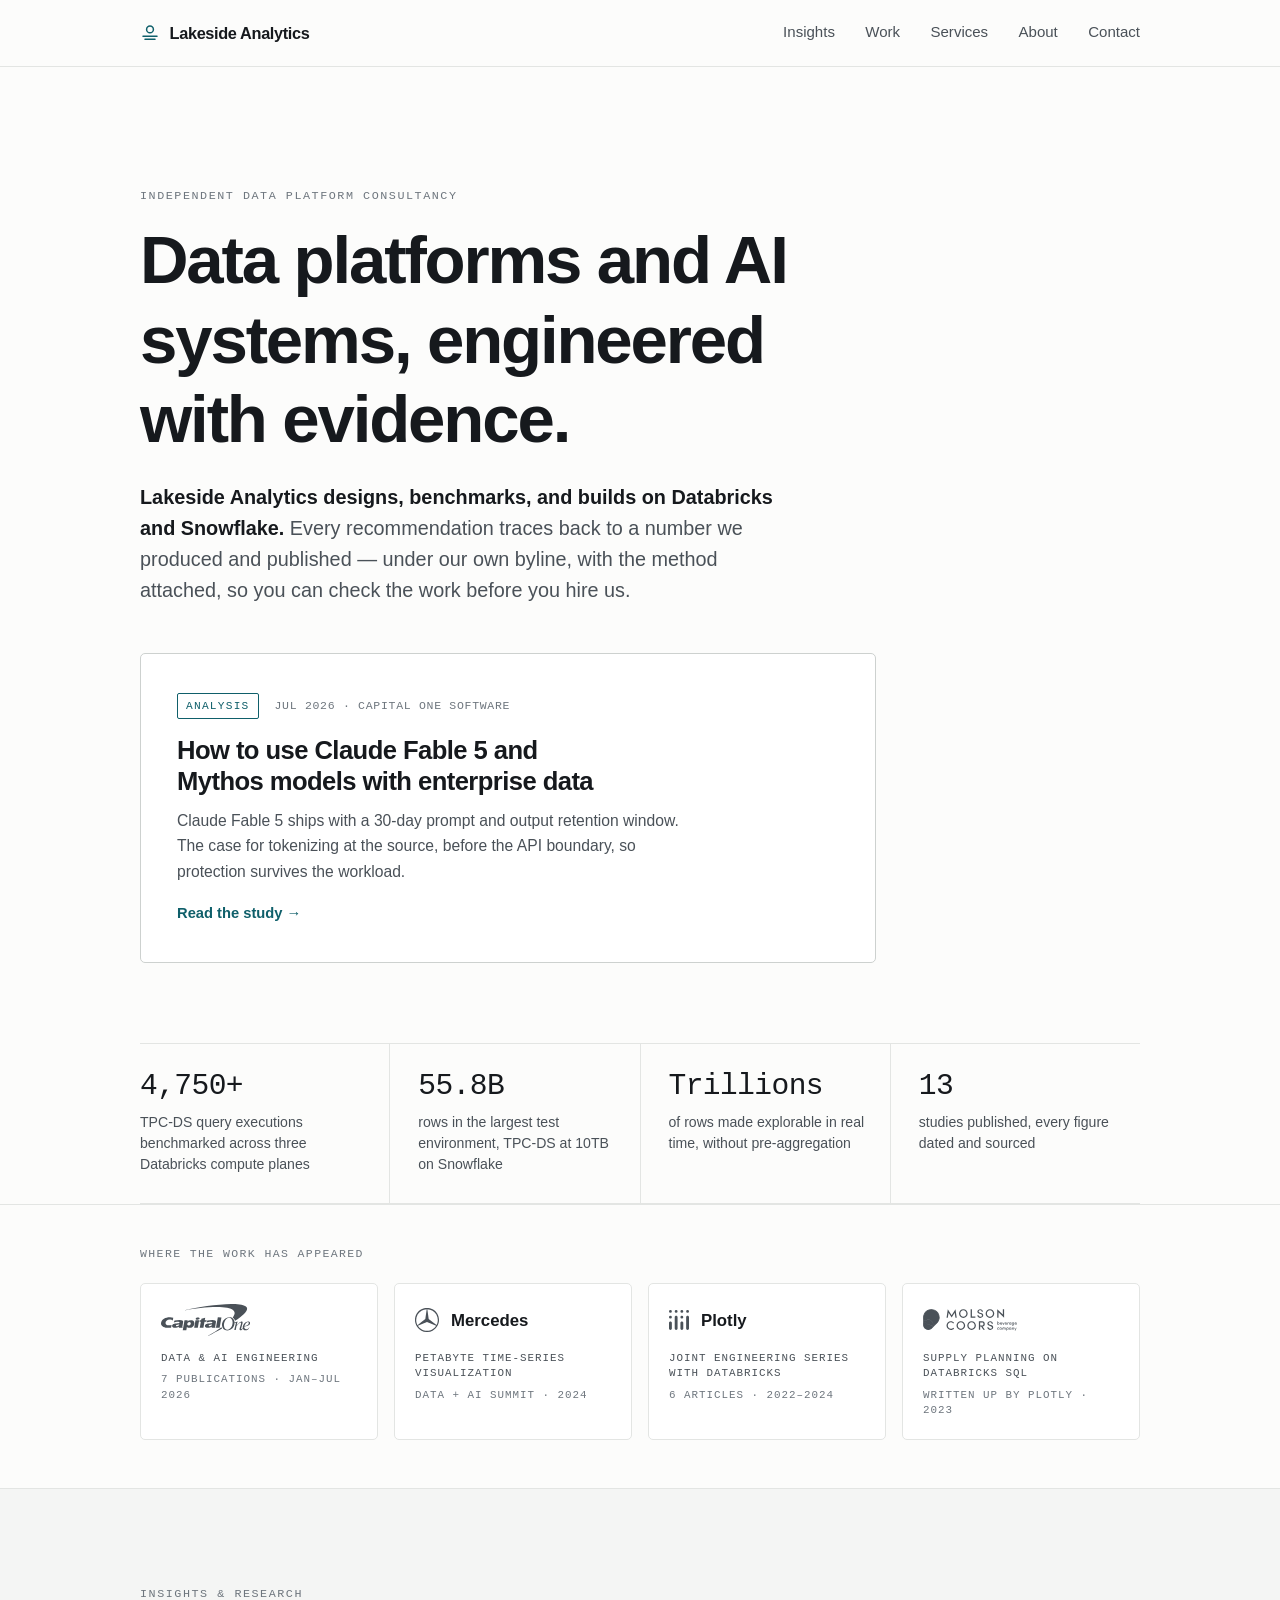
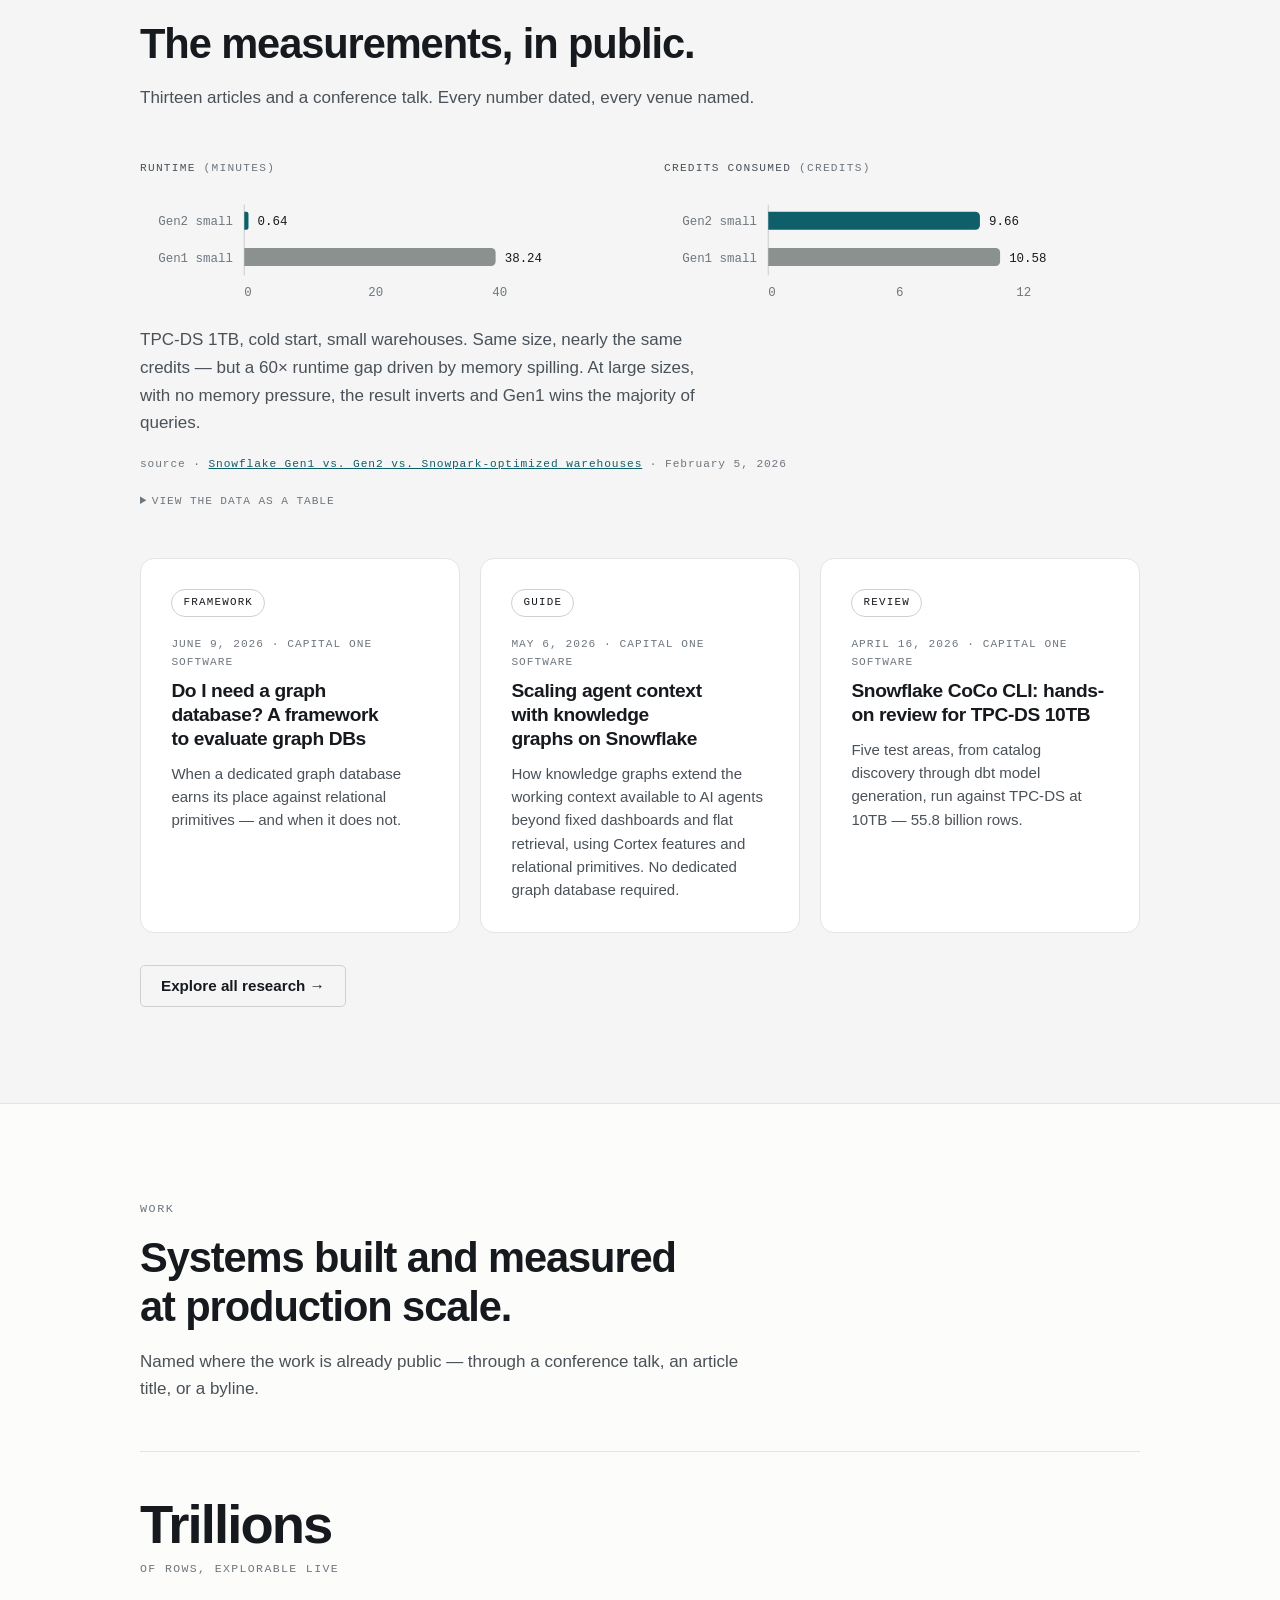
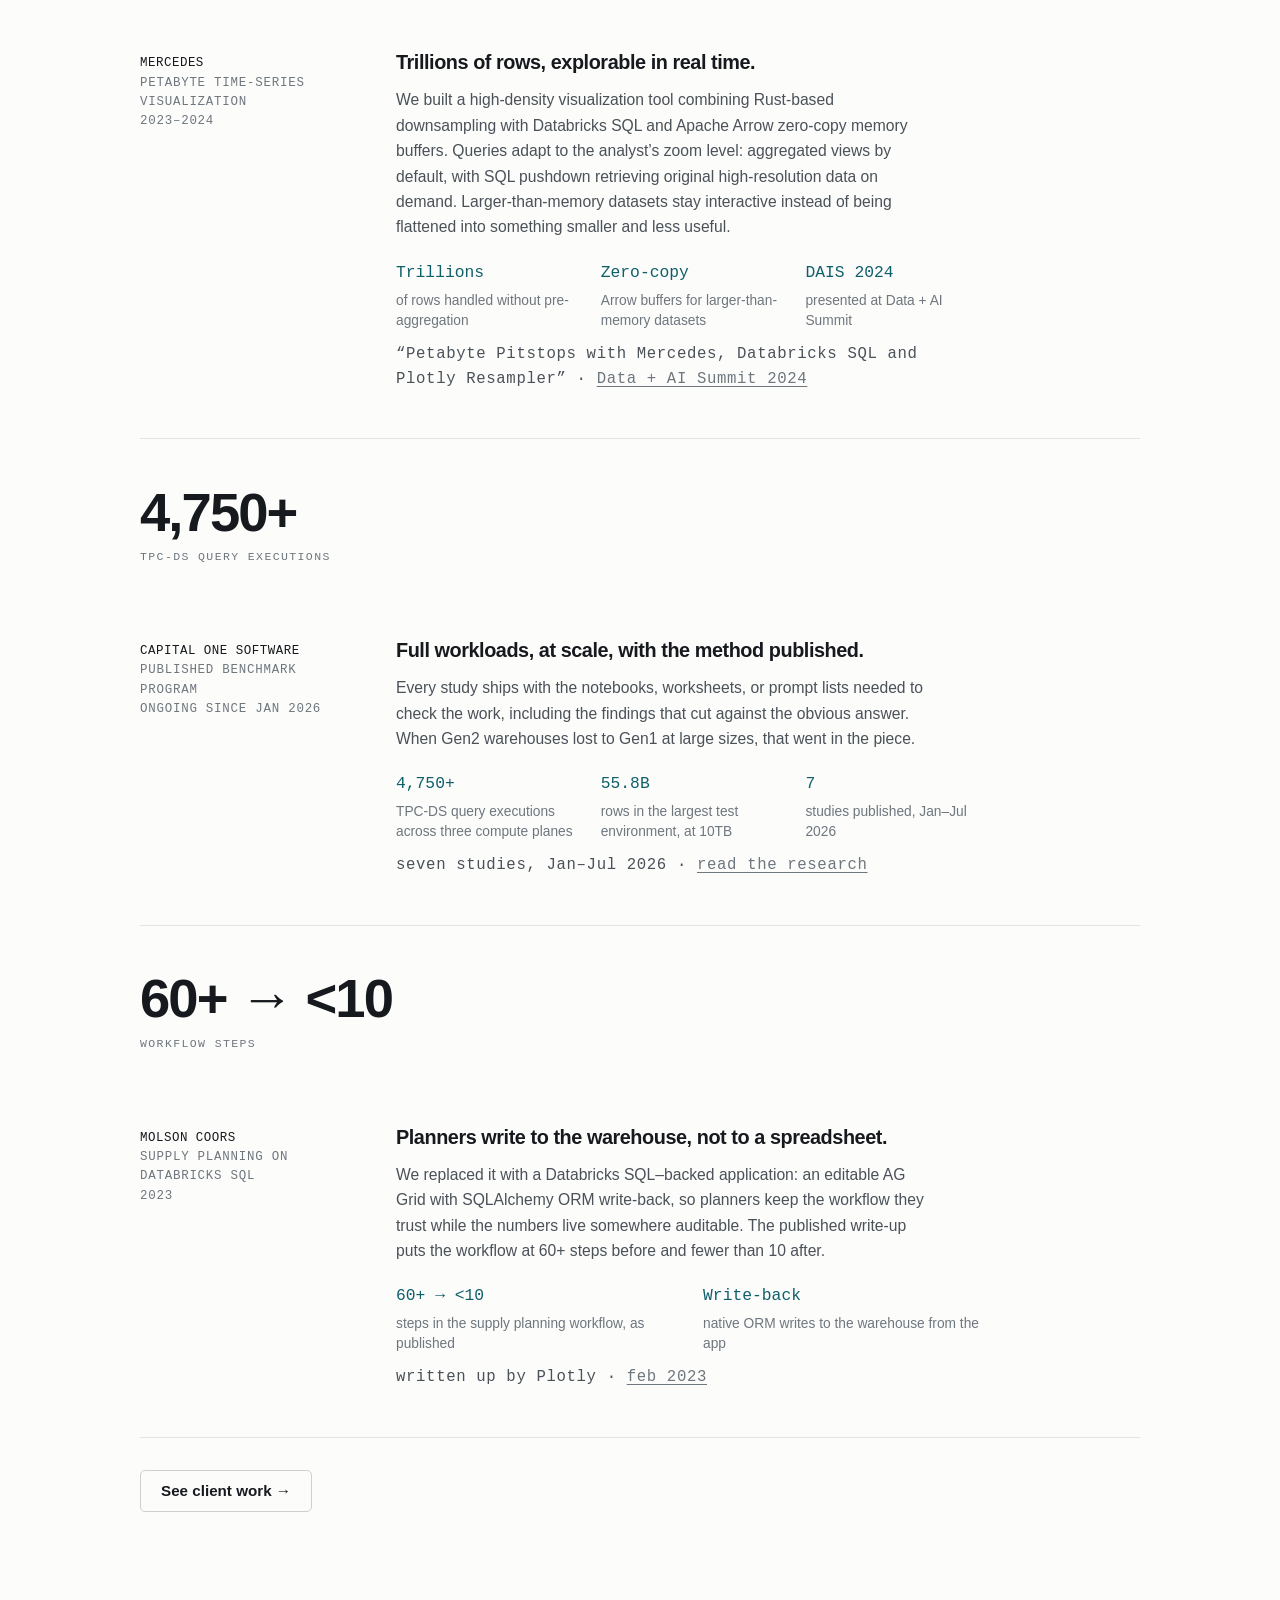
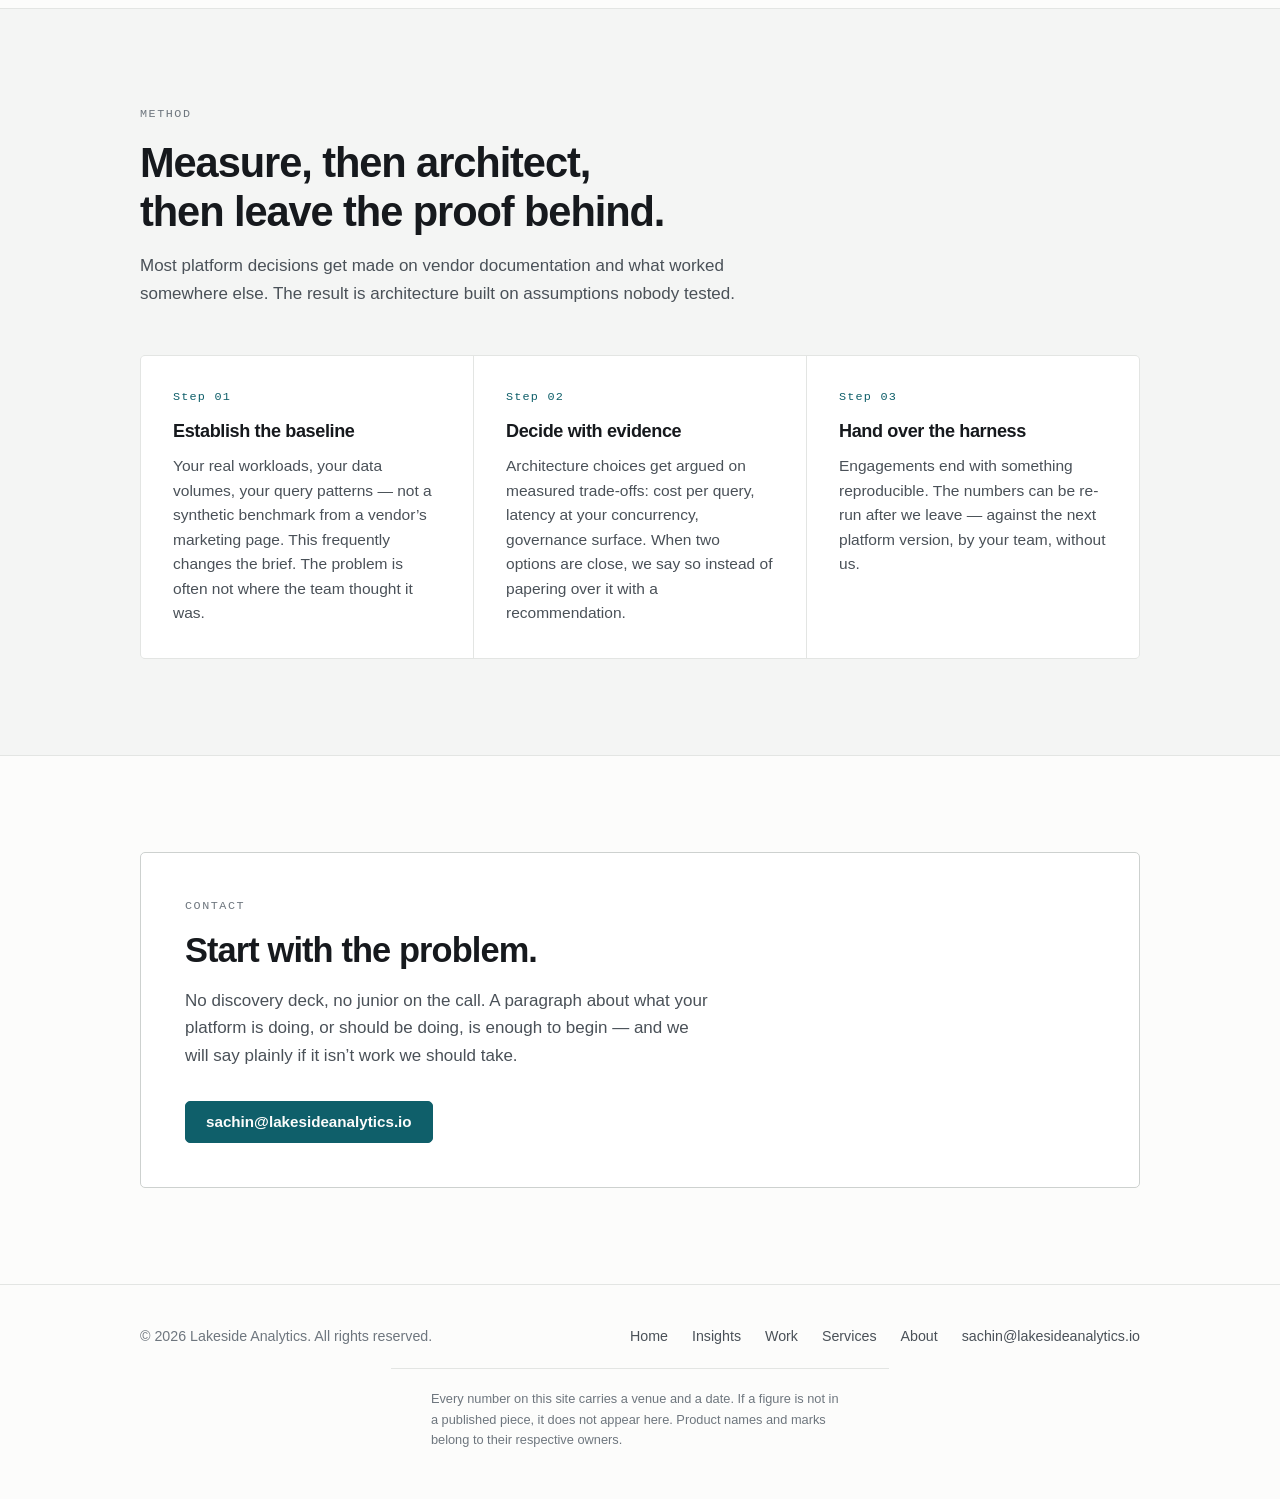
<file: index.html>
<!DOCTYPE html>
<html lang="en">
<head>
<meta charset="utf-8">
<meta name="viewport" content="width=device-width, initial-scale=1">
<title>Lakeside Analytics — Data platforms and AI systems, engineered with evidence</title>
<meta name="description" content="Benchmark studies, production agents, and data applications on Databricks and Snowflake. Every recommendation traces to a published number.">
<link rel="canonical" href="https://lakesideanalytics.io/">
<meta property="og:type" content="website">
<meta property="og:url" content="https://lakesideanalytics.io/">
<meta property="og:title" content="Lakeside Analytics — Data platforms and AI systems, engineered with evidence">
<meta property="og:description" content="Benchmark studies, production agents, and data applications on Databricks and Snowflake. Every recommendation traces to a published number.">
<link rel="icon" href="favicon.svg" type="image/svg+xml">
<link rel="stylesheet" href="styles.css">
</head>
<body>

<a class="skip-link" href="#main">Skip to content</a>

<header class="site-header">
  <div class="wrap">
    <a class="brand" href="/">
      <svg class="mark" width="20" height="20" viewBox="0 0 20 20" fill="none" aria-hidden="true"><circle cx="10" cy="6.4" r="3.4" stroke="currentColor" stroke-width="1.5"/><path d="M3 13.2h14M5 16.2h10" stroke="currentColor" stroke-width="1.5" stroke-linecap="round"/></svg>
      Lakeside Analytics
    </a>
    <nav class="nav" aria-label="Primary">
      <a href="writing.html">Insights</a>
      <a href="work.html">Work</a>
      <a href="services.html">Services</a>
      <a href="about.html">About</a>
      <a href="mailto:sachin@lakesideanalytics.io">Contact</a>
    </nav>
  </div>
</header>

<main id="main">

  <section class="hero">
    <div class="wrap">
      <span class="eyebrow">Independent data platform consultancy</span>
      <h1>Data platforms and AI systems, engineered with evidence.</h1>
      <p class="lede"><strong>Lakeside Analytics designs, benchmarks, and builds on Databricks and Snowflake.</strong> Every recommendation traces back to a number we produced and published — under our own byline, with the method attached, so you can check the work before you hire us.</p>

      <a class="feature" href="https://capitalonesoftware.com/blog/fable5-mythos5-enterprise-data">
        <span class="feature-kind">Analysis</span>
        <span class="feature-meta">Jul 2026 &middot; Capital One Software</span>
        <span class="feature-title">How to use Claude Fable 5 and Mythos models with enterprise data</span>
        <span class="feature-desc">Claude Fable 5 ships with a 30-day prompt and output retention window. The case for tokenizing at the source, before the API boundary, so protection survives the workload.</span>
        <span class="feature-cta">Read the study &rarr;</span>
      </a>
    </div>
  </section>

  <div class="wrap">
    <div class="stats">
      <div class="stat">
        <span class="figure">4,750+</span>
        <span class="label">TPC-DS query executions benchmarked across three Databricks compute planes</span>
      </div>
      <div class="stat">
        <span class="figure">55.8B</span>
        <span class="label">rows in the largest test environment, TPC-DS at 10TB on Snowflake</span>
      </div>
      <div class="stat">
        <span class="figure">Trillions</span>
        <span class="label">of rows made explorable in real time, without pre-aggregation</span>
      </div>
      <div class="stat">
        <span class="figure">13</span>
        <span class="label">studies published, every figure dated and sourced</span>
      </div>
    </div>
  </div>
<svg xmlns="http://www.w3.org/2000/svg" aria-hidden="true" focusable="false" style="position:absolute;width:0;height:0;overflow:hidden"><svg width="0" height="0" style="position:absolute" aria-hidden="true"><defs><symbol id="lg-c1" viewBox="0 0 418 150"><path fill="var(--swoosh, currentColor)" d="M283.7,108.5h-.1c-17.8,12.6-38.8,25.8-61.5,39.7l-.9.5a.7.7,0,1,0,.8,1.1l.7-.4c19.3-10,41.4-21.9,63.6-34.2l.4-.2A24.7,24.7,0,0,1,283.7,108.5ZM400.5,13.9c-28-30.9-208.6-3.1-285.3,13.7l-1.8.4a.8.8,0,0,0-.6.8.6.6,0,0,0,.8.5l1.8-.3C179,17.7,311.3,2,339.7,30.2c8.7,8.6,6.7,19.7-3.4,32.8a25.7,25.7,0,0,1,11,15.8C386.6,52.7,413,27.7,400.5,13.9Z"/><path d="m133 84.3a10.4 10.4 0 0 0-6.1 2 9.4 9.4 0 0 0-3.3 6c-0.6 3.1-0.3 5.2 0.9 6.6a7.1 7.1 0 0 0 5.3 2 10.2 10.2 0 0 0 4.4-0.9 8.1 8.1 0 0 0 3.3-2.8 12.5 12.5 0 0 0 1.9-4.6c0.5-2.8 0.1-4.8-1.2-6.2a6.7 6.7 0 0 0-5.2-2.1zm-31.1 38.8 8.3-46.8h15l-1.2 6a14.2 14.2 0 0 1 6.3-4.5 27 27 0 0 1 9.7-2c3.9 0 6.3 0.2 9.2 1.7a12.4 12.4 0 0 1 6 6.6 16.8 16.8 0 0 1 0.8 9.5 20.7 20.7 0 0 1-8.4 13.7c-4.6 3.3-8.7 4.2-14.6 4.2a20.4 20.4 0 0 1-5.3-0.6 12.1 12.1 0 0 1-3.4-1.3 15.5 15.5 0 0 1-2.8-2.6l-2.8 16.1zm173.1-12.1h-17.4l8.8-48.6 16.9 0.4zm-86.8-35.1 1.2-7.1 17.8-3.8-1.9 10.9h8.8l-1.7 7.1h-8.5l-5.1 28h-17.3l5.2-28h-6.5l1.3-7h6.7zm-138.6 22.6a62.3 62.3 0 0 1-14.2 1.5c-8.1 0-14.6-4-14.2-11.5 0.2-4.9 6.1-15.3 20.9-15.3a24.3 24.3 0 0 1 13.3 3.6l2.1-12.1a40.3 40.3 0 0 0-16.8-2.8c-19.5 0.2-38.2 9-40.5 27s20 22.9 29.9 22.9c5.7 0 11.7-0.3 17.2-0.8zm189.7-3.5-2.9 0.8-6.7 1.2a10.8 10.8 0 0 0-4.5 1.4 3 3 0 0 0-1.5 2.2 2.2 2.2 0 0 0 0.9 2.4c0.9 0.6 2.3 0.8 4.3 0.8a16.1 16.1 0 0 0 4.4-0.6 10.2 10.2 0 0 0 3.6-1.9 5.1 5.1 0 0 0 1.5-2.3 22.4 22.4 0 0 0 0.9-4zm18.4-11.5c-0.1 1.7-0.4 3.3-0.8 5.8l-3.1 17.5a3.2 3.2 0 0 0 1.7 3.6v0.6h-17.9v-4.5a36 36 0 0 1-8.6 3.7 32.2 32.2 0 0 1-8.6 1c-5.7 0-9-0.6-11.3-2.6s-3.4-3.4-3.3-6.2a9.5 9.5 0 0 1 2.2-5.2 13.3 13.3 0 0 1 4.7-3.3 25.4 25.4 0 0 1 7.1-2c3.2-0.5 7.6-1 13.5-1.5a24 24 0 0 0 5.8-1.3c1.2-0.5 1.7-1 1.9-2s-0.2-2.8-2.6-3.3c-6.4-1.3-18.4 0.8-24.6 2.3l3.3-9a161.7 161.7 0 0 1 23.9-2c12.7 0.1 16.8 3.8 16.7 8.4zm-102.2 27.5 6.2-34.9h17.1l-6.2 34.9zm7.2-42.9c0.5-2.9 5-5.2 10.1-5.2s8.7 2.3 8.2 5.2-5 5.2-10.1 5.2-8.7-2.4-8.2-5.2zm-77.2 26.8a13 13 0 0 1-2.9 0.8l-6.6 1.2a10.8 10.8 0 0 0-4.6 1.4 3.2 3.2 0 0 0-1.5 2.3 2.1 2.1 0 0 0 1 2.3 7.3 7.3 0 0 0 4.2 0.9 16.2 16.2 0 0 0 4.4-0.7 10.2 10.2 0 0 0 3.6-1.9 5.1 5.1 0 0 0 1.5-2.3 14.7 14.7 0 0 0 0.9-4zm18.4-11.4c-0.1 1.7-0.4 3.2-0.8 5.8l-3.1 17.4a3.2 3.2 0 0 0 1.7 3.6v0.7h-17.9v-4.4a40.2 40.2 0 0 1-8.6 3.6 31.8 31.8 0 0 1-8.5 1.1c-5.8 0-9.1-0.6-11.3-2.6s-3.5-3.4-3.4-6.3a9.6 9.6 0 0 1 2.2-5.1 13.5 13.5 0 0 1 4.7-3.4 28.9 28.9 0 0 1 7.2-2c3.1-0.5 7.5-1 13.4-1.5a15.7 15.7 0 0 0 5.8-1.3c1.3-0.5 1.7-1 1.9-2s-0.2-2.8-2.6-3.3c-6.4-1.2-18.4 0.8-24.6 2.4l3.3-9.1a162.8 162.8 0 0 1 23.9-2c12.7 0 16.8 3.7 16.7 8.4z"/><path d="m344.6 88.2 3.9-0.4c1.3 0 2.4 0.3 2.5 1.5s-1.3 6-1.6 7.3l-2.7 11.7c-1 4.8-2.2 9.8-3.2 13.8h6.8l3.8-18.6c11.8-12.2 16.3-16.2 19-16.2a2 2 0 0 1 2.2 2.2c0.1 2.1-1.3 7-1.7 8.4l-4 13.5c-0.8 3.1-1.5 5.8-1.4 7.8s1.9 4.3 4.5 4.3c5 0 8.7-5.2 11.8-10.3l-0.9-1.7c-1.3 2-4.2 6.5-6.6 6.5-0.7 0-1.4-0.5-1.4-1.7a20.5 20.5 0 0 1 1-5.5l4.4-15.9c1.1-4.4 1.7-7.2 1.7-8.7s-1.9-4.3-4.5-4.3c-4.5 0-10.5 3.3-23.1 17.8h-0.2l1.6-7.1c0.9-3.9 1.7-7.9 2.5-10.7a114.5 114.5 0 0 1-14.5 4.1zm66.9 0.4c-0.1-2.8-1.5-4.7-4.4-4.7-7 0-14.4 13.7-15.7 19.2 11.4 0 20.4-6.8 20.1-14.5zm1.5 21.5 1.3 0.9c-3.4 6.9-10.3 12.5-18.5 12.5-6.7 0-12.1-4.4-12.4-12.7-0.6-15 13.5-28.9 24.9-28.9 4.9 0 9.5 2.2 9.7 7.5 0.4 11.9-16.3 15.5-27.3 15.7a14.3 14.3 0 0 0-0.4 4.4c0.2 5 3.2 9.1 9.3 9.1s10.7-4.3 13.4-8.5zm-117.9-9.7c0.3 10.9 7.2 19.8 16.2 19.8 17.4 0 24.8-21.4 24.3-35.7-0.4-10.9-7.4-19.8-16.4-19.8-15 0-24.7 21.3-24.1 35.7zm-9.2-0.6c-0.7-18.6 13.9-37.6 35-37.6 14.2 0 23.4 9.5 23.9 23.9 0.7 19.6-12.9 37.6-35 37.6-14.2 0-23.4-9.4-23.9-23.9z"/></symbol><symbol id="lg-mb" viewBox="0 0 1000 1000"><path d="M 732.04995,56.71176 C 891.25911,140.47867 1000,307.49219 1000,500 1000,692.5078 891.25911,860.04162 732.04995,943.28824 l 0,-57.23205 C 792.92404,849.6358 844.43288,798.64724 881.89386,738.29344 l -149.84391,-60.87409 0,-92.61186 164.41207,128.51197 C 930.80125,649.84391 950.05203,577.52341 950.05203,500 c 0,-163.37149 -87.40895,-306.97191 -218.00208,-386.05619 l 0,-57.23205 z M 500.52029,0 c 83.24662,0 161.81062,20.29136 231.52966,56.71176 l 0,57.23205 C 668.05411,75.44225 593.13215,52.54943 514.04787,49.94797 l 57.23205,409.4693 160.77003,125.39022 0,92.61186 -232.57024,-94.17273 -231.00937,94.69302 0,-92.09157 161.81062,-126.4308 56.71176,-409.4693 c -80.12487,2.60146 -154.52654,25.49428 -218.52238,63.99584 l 0,-57.23205 C 337.66909,20.29136 416.75338,0 500.52029,0 l 0,0 z m 231.52966,943.28824 c -69.71904,36.4204 -148.28304,57.23206 -231.52966,57.23206 -83.76691,0 -162.8512,-20.81166 -232.04995,-56.71177 l 0,-57.75234 c 67.63788,41.10302 147.24246,64.51613 232.04995,64.51613 84.2872,0 163.37149,-23.41311 231.52966,-64.51613 l 0,57.23205 z m -463.57961,0.52029 C 108.74089,860.04162 0,692.5078 0,500 0,307.49219 108.74089,140.47867 268.47034,56.71176 l 0,57.23205 C 137.35692,193.02809 49.947971,336.10822 49.947971,500 c 0,77.52341 19.771072,150.88449 54.110299,214.36004 l 164.41207,-128.51197 0,92.09157 -149.32362,61.39439 c 37.46098,59.8335 88.44953,110.30177 149.32362,146.72216 l 0,57.75234 z"/></symbol><symbol id="lg-pl" viewBox="0 0 24 24"><path d="M1.713.002A1.713 1.713 0 0 0 0 1.715a1.713 1.713 0 0 0 1.713 1.713 1.713 1.713 0 0 0 1.714-1.713A1.713 1.713 0 0 0 1.713.002Zm6.861 0a1.713 1.713 0 0 0-1.713 1.713 1.713 1.713 0 0 0 1.713 1.713 1.713 1.713 0 0 0 1.713-1.713A1.713 1.713 0 0 0 8.574.002Zm6.857 0a1.713 1.713 0 0 0-1.714 1.713 1.713 1.713 0 0 0 1.714 1.713 1.713 1.713 0 0 0 1.713-1.713A1.713 1.713 0 0 0 15.431.002zm6.856 0a1.713 1.713 0 0 0-1.713 1.713 1.713 1.713 0 0 0 1.713 1.713A1.713 1.713 0 0 0 24 1.715 1.713 1.713 0 0 0 22.287.002ZM1.713 6.859A1.713 1.713 0 0 0 0 8.572a1.713 1.713 0 0 0 1.713 1.713 1.713 1.713 0 0 0 1.714-1.713A1.713 1.713 0 0 0 1.713 6.86Zm6.861 0c-.948 0-1.713.765-1.713 1.713v13.713c0 .947.765 1.713 1.713 1.713.948 0 1.713-.766 1.713-1.713V8.572c0-.948-.765-1.713-1.713-1.713zm6.857 0a1.713 1.713 0 0 0-1.714 1.713 1.713 1.713 0 0 0 1.714 1.713 1.713 1.713 0 0 0 1.713-1.713 1.713 1.713 0 0 0-1.713-1.713zm6.856 0c-.947 0-1.713.765-1.713 1.713v13.713c0 .947.766 1.713 1.713 1.713.948 0 1.713-.766 1.713-1.713V8.572c0-.948-.765-1.713-1.713-1.713zM1.713 13.715C.766 13.715 0 14.48 0 15.428v6.857c0 .947.766 1.713 1.713 1.713.948 0 1.714-.766 1.714-1.713v-6.857c0-.948-.766-1.713-1.714-1.713zm13.718 0c-.948 0-1.714.765-1.714 1.713v6.857c0 .947.766 1.713 1.714 1.713.947 0 1.713-.766 1.713-1.713v-6.857c0-.948-.766-1.713-1.713-1.713z"/></symbol><symbol id="lg-mc" viewBox="0 0 82.89099 19.397611"><defs id="defs10" /> <g inkscape:label="Layer 1" inkscape:groupmode="layer" id="layer1" transform="translate(-24.32236,-26.586909)"> <g id="g712" transform="translate(-64.764037,-15.10007)"> <path style="fill:currentColor;fill-opacity:1;fill-rule:nonzero;stroke:none;stroke-width:0.352778" d="m 102.8674,51.722198 c 1.46072,-3.5264 -0.2136,-7.569564 -3.741378,-9.030285 -3.526398,-1.46072 -7.570939,0.213596 -9.031661,3.739996 -0.880565,2.127691 -0.621496,4.440039 0.496094,6.263184 1.172711,-1.354611 3.122633,-1.87551 4.869987,-1.15204 1.745975,0.722092 2.757453,2.469444 2.62792,4.258138 2.078078,-0.49885 3.898468,-1.95268 4.779038,-4.078993" id="path252" /> <path style="fill:currentColor;fill-opacity:1;fill-rule:nonzero;stroke:none;stroke-width:0.352778" d="m 90.590455,52.695093 c -0.292143,0.337619 -0.536057,0.726226 -0.715201,1.160308 -0.903993,2.181435 0.130912,4.681196 2.312346,5.585189 2.181436,0.902615 4.682574,-0.132292 5.586567,-2.313726 0.179144,-0.434082 0.281122,-0.881945 0.314195,-1.327051 -1.369773,0.329351 -2.85254,0.243913 -4.252627,-0.336241 -1.401466,-0.580154 -2.509407,-1.568208 -3.24528,-2.768479" id="path254" /> <path style="fill:currentColor;fill-opacity:1;fill-rule:nonzero;stroke:none;stroke-width:0.352778" d="m 95.460442,51.543053 c -1.747354,-0.72347 -3.697276,-0.202571 -4.869987,1.15204 0.735873,1.200271 1.845193,2.188325 3.24528,2.768479 1.400087,0.580154 2.882854,0.665592 4.252627,0.336241 0.129533,-1.787316 -0.881945,-3.534668 -2.62792,-4.25676" id="path256" /> <path style="fill:currentColor;fill-opacity:1;fill-rule:nonzero;stroke:none;stroke-width:0.352778" d="m 99.256938,42.376343 c -1.790072,-0.742763 -3.762047,-0.742763 -5.552115,0 -1.790072,0.740007 -3.184649,2.134581 -3.927412,3.926031 -0.341753,0.825445 -0.533301,1.697743 -0.558105,2.572797 v 6.538791 c -0.0096,0.624252 0.09233,1.249881 0.338998,1.843815 0.472666,1.139638 1.360125,2.027095 2.498383,2.498384 0.576019,0.2384 1.174091,0.351399 1.761134,0.351399 1.231967,0 2.421213,-0.496093 3.287998,-1.371148 l 0.0014,0.0014 4.597141,-4.626074 -0.004,-0.0041 c 0.62425,-0.644922 1.13275,-1.406977 1.48414,-2.253092 1.531,-3.695899 -0.23151,-7.948525 -3.927404,-9.478147 m -1.502064,13.146484 c -1.274685,0.253559 -2.578308,0.125402 -3.788227,-0.374826 -1.209915,-0.501606 -2.222775,-1.332563 -2.944865,-2.412945 1.118965,-1.13826 2.816708,-1.493793 4.307744,-0.876432 1.489661,0.617361 2.439131,2.069813 2.425348,3.664203 m -2.425348,3.600814 c -0.970138,0.403765 -2.039496,0.402387 -3.009635,0 -0.971515,-0.401009 -1.726681,-1.157552 -2.129067,-2.127691 -0.198437,-0.478179 -0.300411,-0.985297 -0.300411,-1.482769 0,-0.840603 0.260449,-1.619195 0.679372,-2.228288 0.78686,1.110699 1.863108,1.967839 3.135038,2.495627 1.271926,0.526411 2.63894,0.679373 3.98115,0.450619 -0.111619,0.651812 -0.635275,2.1773 -2.356447,2.892502 m 7.222306,-7.532357 c -0.74552,1.799718 -2.26412,3.177756 -4.112072,3.756532 -0.05374,-1.801096 -1.154797,-3.420291 -2.848405,-4.121712 -0.57464,-0.2384 -1.175467,-0.352778 -1.7694,-0.352778 -1.158931,0 -2.293055,0.436838 -3.159841,1.254015 -0.897103,-1.717035 -0.996322,-3.7648 -0.252183,-5.56314 0.672483,-1.621951 1.934767,-2.884234 3.556716,-3.555339 1.621952,-0.672482 3.40789,-0.672482 5.028463,0 3.347252,1.384929 4.943022,5.236545 3.556722,8.582422" id="path258" /> <path style="fill:currentColor;fill-opacity:1;fill-rule:nonzero;stroke:none;stroke-width:0.352778" d="m 117.72127,49.436033 -0.70969,-4.515832 -2.67202,4.185102 -2.67063,-4.185102 -0.71245,4.515832 h -1.10794 l 1.10381,-7.492394 3.38721,5.152485 3.38585,-5.152485 1.10518,7.492394 z m 0,0" id="path260" /> <path style="fill:currentColor;fill-opacity:1;fill-rule:nonzero;stroke:none;stroke-width:0.352778" d="m 120.84666,45.689147 c 0,-2.141472 1.66054,-3.868154 3.80201,-3.868154 2.15249,0 3.82405,1.726682 3.82405,3.868154 0,2.130447 -1.67156,3.857129 -3.82405,3.857129 -2.14147,0 -3.80201,-1.726682 -3.80201,-3.857129 m 6.50158,0 c 0,-1.551671 -1.15892,-2.819466 -2.69957,-2.819466 -1.52962,0 -2.67615,1.267795 -2.67615,2.819466 0,1.540647 1.14653,2.807064 2.67615,2.807064 1.54065,0 2.69957,-1.266417 2.69957,-2.807064" id="path262" /> <path style="fill:currentColor;fill-opacity:1;fill-rule:nonzero;stroke:none;stroke-width:0.352778" d="m 131.09513,41.90781 h 1.12586 v 6.501584 h 3.02617 v 1.026639 h -4.15203 z m 0,0" id="path264" /> <path style="fill:currentColor;fill-opacity:1;fill-rule:nonzero;stroke:none;stroke-width:0.352778" d="m 136.98487,47.251842 h 1.11345 c 0.0221,0.643544 0.62425,1.266417 1.5627,1.266417 0.8971,0 1.42075,-0.545703 1.42075,-1.168576 0,-0.666971 -0.60082,-0.98392 -1.21267,-1.147906 l -0.96187,-0.239779 c -1.60541,-0.403765 -1.86862,-1.354611 -1.86862,-1.977485 0,-1.322916 1.16996,-2.16352 2.50252,-2.16352 1.35461,0 2.41432,0.851628 2.41432,2.218642 h -1.11346 c 0,-0.711068 -0.5581,-1.192003 -1.33394,-1.192003 -0.70969,0 -1.34358,0.427192 -1.34358,1.114833 0,0.239778 0.0772,0.742763 1.02801,0.983919 l 0.94947,0.239779 c 1.2678,0.316948 2.06568,1.005968 2.06568,2.108398 0,1.256771 -1.02802,2.251715 -2.54661,2.251715 -1.60542,0 -2.67615,-1.08176 -2.67615,-2.294434" id="path266" /> <path style="fill:currentColor;fill-opacity:1;fill-rule:nonzero;stroke:none;stroke-width:0.352778" d="m 144.30501,45.689147 c 0,-2.141472 1.66053,-3.868154 3.802,-3.868154 2.1525,0 3.82406,1.726682 3.82406,3.868154 0,2.130447 -1.67156,3.857129 -3.82406,3.857129 -2.14147,0 -3.802,-1.726682 -3.802,-3.857129 m 6.50158,0 c 0,-1.551671 -1.15893,-2.819466 -2.69958,-2.819466 -1.52962,0 -2.67615,1.267795 -2.67615,2.819466 0,1.540647 1.14653,2.807064 2.67615,2.807064 1.54065,0 2.69958,-1.266417 2.69958,-2.807064" id="path268" /> <path style="fill:currentColor;fill-opacity:1;fill-rule:nonzero;stroke:none;stroke-width:0.352778" d="m 160.60582,41.932615 v 7.492393 l -4.932,-4.854828 v 4.854828 h -1.12034 v -7.492393 l 4.93337,4.689464 v -4.689464 z m 0,0" id="path270" /> <path style="fill:currentColor;fill-opacity:1;fill-rule:nonzero;stroke:none;stroke-width:0.352778" d="m 109.81546,56.276614 c 0,-2.130447 1.69224,-3.857129 3.82406,-3.857129 1.19063,0 2.22829,0.525033 2.89526,1.35599 l -0.83096,0.665592 c -0.48093,-0.600824 -1.2237,-0.971516 -2.05327,-0.971516 -1.52963,0 -2.71061,1.255392 -2.71061,2.807063 0,1.540647 1.16996,2.808442 2.71061,2.808442 0.82957,0 1.57234,-0.383095 2.05327,-0.972895 l 0.83096,0.666971 c -0.66697,0.829579 -1.70463,1.354611 -2.89526,1.354611 -2.13182,0 -3.82406,-1.726682 -3.82406,-3.857129" id="path272" /> <path style="fill:currentColor;fill-opacity:1;fill-rule:nonzero;stroke:none;stroke-width:0.352778" d="m 118.63629,56.276614 c 0,-2.141471 1.66053,-3.868153 3.802,-3.868153 2.1525,0 3.82406,1.726682 3.82406,3.868153 0,2.130447 -1.67156,3.857129 -3.82406,3.857129 -2.14147,0 -3.802,-1.726682 -3.802,-3.857129 m 6.5002,0 c 0,-1.551671 -1.15755,-2.818088 -2.6982,-2.818088 -1.52962,0 -2.67752,1.266417 -2.67752,2.818088 0,1.540647 1.1479,2.808442 2.67752,2.808442 1.54065,0 2.6982,-1.267795 2.6982,-2.808442" id="path274" /> <path style="fill:currentColor;fill-opacity:1;fill-rule:nonzero;stroke:none;stroke-width:0.352778" d="m 128.11581,56.276614 c 0,-2.141471 1.66054,-3.868153 3.80201,-3.868153 2.1525,0 3.82406,1.726682 3.82406,3.868153 0,2.130447 -1.67156,3.857129 -3.82406,3.857129 -2.14147,0 -3.80201,-1.726682 -3.80201,-3.857129 m 6.50159,0 c 0,-1.551671 -1.15893,-2.818088 -2.69958,-2.818088 -1.52962,0 -2.67615,1.266417 -2.67615,2.818088 0,1.540647 1.14653,2.808442 2.67615,2.808442 1.54065,0 2.69958,-1.267795 2.69958,-2.808442" id="path276" /> <path style="fill:currentColor;fill-opacity:1;fill-rule:nonzero;stroke:none;stroke-width:0.352778" d="m 140.35279,57.216436 h -0.86265 v 2.808442 h -1.12586 v -7.528223 h 2.87459 c 1.64951,0 2.31648,1.190625 2.31648,2.382629 0,1.080382 -0.54708,2.140093 -1.93476,2.315104 l 1.99953,2.83049 h -1.34359 z m -0.86265,-0.983919 h 1.4745 c 1.03904,0 1.46485,-0.556727 1.46485,-1.353233 0,-0.788239 -0.46991,-1.35599 -1.20164,-1.35599 h -1.73771 z m 0,0" id="path278" /> <path style="fill:currentColor;fill-opacity:1;fill-rule:nonzero;stroke:none;stroke-width:0.352778" d="m 145.78364,57.839309 h 1.11483 c 0.0207,0.644923 0.62288,1.267796 1.56132,1.267796 0.8971,0 1.42076,-0.545703 1.42076,-1.169955 0,-0.665592 -0.60083,-0.982541 -1.21267,-1.146528 L 147.706,56.550844 c -1.60541,-0.405143 -1.86724,-1.35599 -1.86724,-1.978863 0,-1.321539 1.16858,-2.16352 2.50114,-2.16352 1.35461,0 2.4157,0.853006 2.4157,2.218642 h -1.11483 c 0,-0.70969 -0.55673,-1.190625 -1.33256,-1.190625 -0.71107,0 -1.34497,0.425813 -1.34497,1.114832 0,0.239779 0.0772,0.742763 1.02802,0.982542 l 0.94946,0.241156 c 1.2678,0.315571 2.06568,1.00459 2.06568,2.108399 0,1.25677 -1.02663,2.250336 -2.54661,2.250336 -1.60541,0 -2.67615,-1.08176 -2.67615,-2.294434" id="path280" /> <path style="fill:currentColor;fill-opacity:1;fill-rule:nonzero;stroke:none;stroke-width:0.352778" d="m 156.55576,54.554066 c 0,0.602203 -0.43132,0.993566 -0.94395,0.993566 -0.25632,0 -0.5333,-0.110243 -0.6587,-0.326595 v 0.285254 h -0.39963 v -2.929709 h 0.39963 v 1.310514 c 0.1254,-0.216352 0.38998,-0.321083 0.6587,-0.321083 0.51676,0 0.94395,0.381716 0.94395,0.988053 m -0.40238,-0.0041 c 0,-0.35829 -0.26045,-0.606337 -0.5898,-0.606337 -0.29352,0 -0.60772,0.22462 -0.60772,0.606337 0,0.383094 0.28939,0.618739 0.60772,0.618739 0.32935,0 0.5898,-0.264584 0.5898,-0.618739" id="path282" /> <path style="fill:currentColor;fill-opacity:1;fill-rule:nonzero;stroke:none;stroke-width:0.352778" d="m 158.82677,54.716675 h -1.51446 c 0.0537,0.310058 0.28112,0.460265 0.5898,0.460265 0.22049,0 0.42857,-0.09371 0.5333,-0.268718 l 0.31833,0.158475 c -0.16812,0.316948 -0.5085,0.480935 -0.87092,0.480935 -0.54984,0 -0.98117,-0.395497 -0.98117,-0.9977 0,-0.602203 0.4396,-0.983919 0.98117,-0.983919 0.54157,0 0.95222,0.381716 0.95222,0.979785 0,0.05374 -0.004,0.110243 -0.008,0.170877 m -0.39137,-0.321083 c -0.0358,-0.296278 -0.25493,-0.460265 -0.54846,-0.460265 -0.29352,0 -0.51263,0.14745 -0.56912,0.460265 z m 0,0" id="path284" /> <path style="fill:currentColor;fill-opacity:1;fill-rule:nonzero;stroke:none;stroke-width:0.352778" d="m 160.96273,53.605976 -0.79237,1.900315 h -0.37896 l -0.79375,-1.900315 h 0.42719 l 0.55397,1.383551 0.55259,-1.383551 z m 0,0" id="path286" /> <path style="fill:currentColor;fill-opacity:1;fill-rule:nonzero;stroke:none;stroke-width:0.352778" d="m 163.06286,54.716675 h -1.51308 c 0.0524,0.310058 0.27974,0.460265 0.5898,0.460265 0.2191,0 0.42719,-0.09371 0.53192,-0.268718 l 0.31832,0.158475 c -0.16674,0.316948 -0.50849,0.480935 -0.87092,0.480935 -0.54983,0 -0.98116,-0.395497 -0.98116,-0.9977 0,-0.602203 0.4396,-0.983919 0.98116,-0.983919 0.54158,0 0.95223,0.381716 0.95223,0.979785 0,0.05374 -0.004,0.110243 -0.008,0.170877 m -0.39136,-0.321083 c -0.0358,-0.296278 -0.25493,-0.460265 -0.54846,-0.460265 -0.29352,0 -0.51263,0.14745 -0.56913,0.460265 z m 0,0" id="path288" /> <path style="fill:currentColor;fill-opacity:1;fill-rule:nonzero;stroke:none;stroke-width:0.352778" d="m 164.79644,53.634915 -0.0689,0.37896 c -0.10611,-0.04961 -0.20257,-0.06615 -0.28112,-0.06615 -0.34589,0 -0.50849,0.362425 -0.50849,0.875055 v 0.683507 h -0.40239 v -1.900315 h 0.40239 v 0.427192 c 0.0978,-0.333485 0.28939,-0.468533 0.5333,-0.468533 0.13091,0 0.26458,0.03307 0.32522,0.07028" id="path290" /> <path style="fill:currentColor;fill-opacity:1;fill-rule:nonzero;stroke:none;stroke-width:0.352778" d="m 166.96546,53.605976 v 1.900315 h -0.39825 v -0.285254 c -0.12678,0.216352 -0.39963,0.326595 -0.65594,0.326595 -0.51677,0 -0.94396,-0.391363 -0.94396,-0.993566 0,-0.606337 0.42719,-0.988053 0.93982,-0.988053 0.26872,0 0.5333,0.104731 0.66008,0.321083 v -0.28112 z m -0.40238,0.943956 c 0,-0.381716 -0.3142,-0.606336 -0.60634,-0.606336 -0.32522,0 -0.5898,0.248047 -0.5898,0.606336 0,0.354156 0.26458,0.61874 0.5898,0.61874 0.32109,0 0.60634,-0.235645 0.60634,-0.61874" id="path292" /> <path style="fill:currentColor;fill-opacity:1;fill-rule:nonzero;stroke:none;stroke-width:0.352778" d="m 169.44042,53.605976 v 1.615061 c 0,0.883323 -0.4079,1.233344 -1.04593,1.233344 -0.35829,0 -0.69177,-0.187413 -0.87092,-0.525032 l 0.33762,-0.166743 c 0.10611,0.20395 0.32522,0.321083 0.5333,0.321083 0.39825,0 0.6463,-0.227376 0.6463,-0.829579 v -0.0248 c -0.12953,0.208084 -0.40239,0.318327 -0.65457,0.318327 -0.51676,0 -0.94395,-0.391363 -0.94395,-0.993566 0,-0.606336 0.42719,-0.988053 0.93982,-0.988053 0.26458,0 0.52917,0.104731 0.6587,0.316949 v -0.276986 z m -0.40376,0.943956 c 0,-0.381716 -0.31282,-0.606336 -0.60634,-0.606336 -0.32522,0 -0.5898,0.248047 -0.5898,0.606336 0,0.354156 0.26458,0.61874 0.5898,0.61874 0.32246,0 0.60634,-0.235645 0.60634,-0.61874" id="path294" /> <path style="fill:currentColor;fill-opacity:1;fill-rule:nonzero;stroke:none;stroke-width:0.352778" d="m 171.83683,54.716675 h -1.51308 c 0.0524,0.310058 0.27974,0.460265 0.5898,0.460265 0.2191,0 0.42719,-0.09371 0.53192,-0.268718 l 0.31833,0.158475 c -0.16675,0.316948 -0.5085,0.480935 -0.87092,0.480935 -0.54984,0 -0.98117,-0.395497 -0.98117,-0.9977 0,-0.602203 0.4396,-0.983919 0.98117,-0.983919 0.54156,0 0.95222,0.381716 0.95222,0.979785 0,0.05374 -0.004,0.110243 -0.008,0.170877 m -0.39137,-0.321083 c -0.0358,-0.296278 -0.25493,-0.460265 -0.54846,-0.460265 -0.29352,0 -0.51263,0.14745 -0.56913,0.460265 z m 0,0" id="path296" /> <path style="fill:currentColor;fill-opacity:1;fill-rule:nonzero;stroke:none;stroke-width:0.352778" d="m 154.55348,59.07541 c 0,-0.602203 0.4768,-0.988053 1.02526,-0.988053 0.31006,0 0.57464,0.125401 0.74138,0.325216 l -0.26458,0.248048 c -0.11025,-0.121268 -0.27699,-0.199816 -0.46853,-0.199816 -0.35416,0 -0.6339,0.253559 -0.6339,0.614605 0,0.362424 0.27974,0.614605 0.6339,0.614605 0.19154,0 0.35828,-0.07717 0.46853,-0.198438 l 0.26458,0.248047 c -0.16674,0.199816 -0.43132,0.325217 -0.74138,0.325217 -0.54846,0 -1.02526,-0.387228 -1.02526,-0.989431" id="path298" /> <path style="fill:currentColor;fill-opacity:1;fill-rule:nonzero;stroke:none;stroke-width:0.352778" d="m 156.58057,59.072654 c 0,-0.602203 0.45475,-0.985297 0.99632,-0.985297 0.54157,0 1.00184,0.383094 1.00184,0.985297 0,0.600824 -0.46027,0.996321 -1.00184,0.996321 -0.54157,0 -0.99632,-0.395497 -0.99632,-0.996321 m 1.59852,0 c 0,-0.366558 -0.2756,-0.610471 -0.6022,-0.610471 -0.32521,0 -0.59807,0.243913 -0.59807,0.610471 0,0.369314 0.27286,0.617361 0.59807,0.617361 0.3266,0 0.6022,-0.248047 0.6022,-0.617361" id="path300" /> <path style="fill:currentColor;fill-opacity:1;fill-rule:nonzero;stroke:none;stroke-width:0.352778" d="m 162.05,58.94174 v 1.085894 h -0.40376 v -1.056955 c 0,-0.314193 -0.16261,-0.497472 -0.41892,-0.497472 -0.27286,-0.0028 -0.45062,0.191547 -0.47543,0.472667 v 1.08176 h -0.40376 v -1.061089 c 0,-0.314193 -0.16261,-0.493338 -0.39825,-0.493338 -0.24805,0 -0.50023,0.151584 -0.50023,0.537435 v 1.016992 h -0.39964 V 58.12732 h 0.39964 v 0.30179 c 0.0854,-0.21084 0.33348,-0.341753 0.59393,-0.341753 0.27285,0 0.5085,0.137803 0.61874,0.383094 0.17088,-0.322461 0.46716,-0.383094 0.65457,-0.383094 0.4768,0 0.73311,0.312814 0.73311,0.854383" id="path302" /> <path style="fill:currentColor;fill-opacity:1;fill-rule:nonzero;stroke:none;stroke-width:0.352778" d="m 164.62142,59.079544 c 0,0.606337 -0.42719,0.989431 -0.94395,0.989431 -0.26872,0 -0.5333,-0.106108 -0.65871,-0.322461 v 1.205784 h -0.39963 v -2.8236 h 0.39963 v 0.283875 c 0.12541,-0.214973 0.40239,-0.325216 0.65871,-0.325216 0.51263,0 0.94395,0.38585 0.94395,0.992187 m -0.40238,0.0041 c 0,-0.356912 -0.26045,-0.621495 -0.59118,-0.621495 -0.31695,0 -0.60496,0.239778 -0.60496,0.621495 0,0.383094 0.31281,0.606336 0.60496,0.606336 0.33073,0 0.59118,-0.248046 0.59118,-0.606336" id="path304" /> <path style="fill:currentColor;fill-opacity:1;fill-rule:nonzero;stroke:none;stroke-width:0.352778" d="m 166.97373,58.12732 v 1.900314 h -0.39825 v -0.283876 c -0.12678,0.214974 -0.39963,0.325217 -0.65595,0.325217 -0.51676,0 -0.94395,-0.389985 -0.94395,-0.992187 0,-0.607715 0.42719,-0.989431 0.93982,-0.989431 0.26872,0 0.5333,0.106108 0.66008,0.321082 V 58.12732 Z m -0.40238,0.943956 c 0,-0.381717 -0.3142,-0.606337 -0.60634,-0.606337 -0.32659,0 -0.59118,0.249425 -0.59118,0.606337 0,0.354155 0.26459,0.618739 0.59118,0.618739 0.32108,0 0.60634,-0.235644 0.60634,-0.618739" id="path306" /> <path style="fill:currentColor;fill-opacity:1;fill-rule:nonzero;stroke:none;stroke-width:0.352778" d="m 169.34671,58.94174 v 1.085894 h -0.39963 v -1.056955 c 0,-0.310058 -0.18603,-0.489204 -0.43132,-0.489204 -0.24805,0 -0.54846,0.139182 -0.54846,0.533301 v 1.012858 h -0.39963 V 58.12732 h 0.39963 v 0.293522 c 0.10886,-0.231511 0.41479,-0.333485 0.61874,-0.333485 0.47956,0 0.76481,0.312814 0.76067,0.854383" id="path308" /> <path style="fill:currentColor;fill-opacity:1;fill-rule:nonzero;stroke:none;stroke-width:0.352778" d="m 171.58878,58.12732 -1.1796,2.824978 h -0.42443 l 0.4079,-1.005968 -0.75654,-1.81901 h 0.43132 l 0.54432,1.322916 0.54571,-1.322916 z m 0,0" id="path310" /> </g> </g></symbol><symbol id="lg-mcw" viewBox="0 0 71.7 18.6"><defs id="defs10" /> <g inkscape:label="Layer 1" inkscape:groupmode="layer" id="layer1" transform="translate(-24.32236,-26.586909)"> <g id="g712" transform="translate(-64.764037,-15.10007)"> <path style="fill:currentColor;fill-opacity:1;fill-rule:nonzero;stroke:none;stroke-width:0.352778" d="m 102.8674,51.722198 c 1.46072,-3.5264 -0.2136,-7.569564 -3.741378,-9.030285 -3.526398,-1.46072 -7.570939,0.213596 -9.031661,3.739996 -0.880565,2.127691 -0.621496,4.440039 0.496094,6.263184 1.172711,-1.354611 3.122633,-1.87551 4.869987,-1.15204 1.745975,0.722092 2.757453,2.469444 2.62792,4.258138 2.078078,-0.49885 3.898468,-1.95268 4.779038,-4.078993" id="path252" /> <path style="fill:currentColor;fill-opacity:1;fill-rule:nonzero;stroke:none;stroke-width:0.352778" d="m 90.590455,52.695093 c -0.292143,0.337619 -0.536057,0.726226 -0.715201,1.160308 -0.903993,2.181435 0.130912,4.681196 2.312346,5.585189 2.181436,0.902615 4.682574,-0.132292 5.586567,-2.313726 0.179144,-0.434082 0.281122,-0.881945 0.314195,-1.327051 -1.369773,0.329351 -2.85254,0.243913 -4.252627,-0.336241 -1.401466,-0.580154 -2.509407,-1.568208 -3.24528,-2.768479" id="path254" /> <path style="fill:currentColor;fill-opacity:1;fill-rule:nonzero;stroke:none;stroke-width:0.352778" d="m 95.460442,51.543053 c -1.747354,-0.72347 -3.697276,-0.202571 -4.869987,1.15204 0.735873,1.200271 1.845193,2.188325 3.24528,2.768479 1.400087,0.580154 2.882854,0.665592 4.252627,0.336241 0.129533,-1.787316 -0.881945,-3.534668 -2.62792,-4.25676" id="path256" /> <path style="fill:currentColor;fill-opacity:1;fill-rule:nonzero;stroke:none;stroke-width:0.352778" d="m 99.256938,42.376343 c -1.790072,-0.742763 -3.762047,-0.742763 -5.552115,0 -1.790072,0.740007 -3.184649,2.134581 -3.927412,3.926031 -0.341753,0.825445 -0.533301,1.697743 -0.558105,2.572797 v 6.538791 c -0.0096,0.624252 0.09233,1.249881 0.338998,1.843815 0.472666,1.139638 1.360125,2.027095 2.498383,2.498384 0.576019,0.2384 1.174091,0.351399 1.761134,0.351399 1.231967,0 2.421213,-0.496093 3.287998,-1.371148 l 0.0014,0.0014 4.597141,-4.626074 -0.004,-0.0041 c 0.62425,-0.644922 1.13275,-1.406977 1.48414,-2.253092 1.531,-3.695899 -0.23151,-7.948525 -3.927404,-9.478147 m -1.502064,13.146484 c -1.274685,0.253559 -2.578308,0.125402 -3.788227,-0.374826 -1.209915,-0.501606 -2.222775,-1.332563 -2.944865,-2.412945 1.118965,-1.13826 2.816708,-1.493793 4.307744,-0.876432 1.489661,0.617361 2.439131,2.069813 2.425348,3.664203 m -2.425348,3.600814 c -0.970138,0.403765 -2.039496,0.402387 -3.009635,0 -0.971515,-0.401009 -1.726681,-1.157552 -2.129067,-2.127691 -0.198437,-0.478179 -0.300411,-0.985297 -0.300411,-1.482769 0,-0.840603 0.260449,-1.619195 0.679372,-2.228288 0.78686,1.110699 1.863108,1.967839 3.135038,2.495627 1.271926,0.526411 2.63894,0.679373 3.98115,0.450619 -0.111619,0.651812 -0.635275,2.1773 -2.356447,2.892502 m 7.222306,-7.532357 c -0.74552,1.799718 -2.26412,3.177756 -4.112072,3.756532 -0.05374,-1.801096 -1.154797,-3.420291 -2.848405,-4.121712 -0.57464,-0.2384 -1.175467,-0.352778 -1.7694,-0.352778 -1.158931,0 -2.293055,0.436838 -3.159841,1.254015 -0.897103,-1.717035 -0.996322,-3.7648 -0.252183,-5.56314 0.672483,-1.621951 1.934767,-2.884234 3.556716,-3.555339 1.621952,-0.672482 3.40789,-0.672482 5.028463,0 3.347252,1.384929 4.943022,5.236545 3.556722,8.582422" id="path258" /> <path style="fill:currentColor;fill-opacity:1;fill-rule:nonzero;stroke:none;stroke-width:0.352778" d="m 117.72127,49.436033 -0.70969,-4.515832 -2.67202,4.185102 -2.67063,-4.185102 -0.71245,4.515832 h -1.10794 l 1.10381,-7.492394 3.38721,5.152485 3.38585,-5.152485 1.10518,7.492394 z m 0,0" id="path260" /> <path style="fill:currentColor;fill-opacity:1;fill-rule:nonzero;stroke:none;stroke-width:0.352778" d="m 120.84666,45.689147 c 0,-2.141472 1.66054,-3.868154 3.80201,-3.868154 2.15249,0 3.82405,1.726682 3.82405,3.868154 0,2.130447 -1.67156,3.857129 -3.82405,3.857129 -2.14147,0 -3.80201,-1.726682 -3.80201,-3.857129 m 6.50158,0 c 0,-1.551671 -1.15892,-2.819466 -2.69957,-2.819466 -1.52962,0 -2.67615,1.267795 -2.67615,2.819466 0,1.540647 1.14653,2.807064 2.67615,2.807064 1.54065,0 2.69957,-1.266417 2.69957,-2.807064" id="path262" /> <path style="fill:currentColor;fill-opacity:1;fill-rule:nonzero;stroke:none;stroke-width:0.352778" d="m 131.09513,41.90781 h 1.12586 v 6.501584 h 3.02617 v 1.026639 h -4.15203 z m 0,0" id="path264" /> <path style="fill:currentColor;fill-opacity:1;fill-rule:nonzero;stroke:none;stroke-width:0.352778" d="m 136.98487,47.251842 h 1.11345 c 0.0221,0.643544 0.62425,1.266417 1.5627,1.266417 0.8971,0 1.42075,-0.545703 1.42075,-1.168576 0,-0.666971 -0.60082,-0.98392 -1.21267,-1.147906 l -0.96187,-0.239779 c -1.60541,-0.403765 -1.86862,-1.354611 -1.86862,-1.977485 0,-1.322916 1.16996,-2.16352 2.50252,-2.16352 1.35461,0 2.41432,0.851628 2.41432,2.218642 h -1.11346 c 0,-0.711068 -0.5581,-1.192003 -1.33394,-1.192003 -0.70969,0 -1.34358,0.427192 -1.34358,1.114833 0,0.239778 0.0772,0.742763 1.02801,0.983919 l 0.94947,0.239779 c 1.2678,0.316948 2.06568,1.005968 2.06568,2.108398 0,1.256771 -1.02802,2.251715 -2.54661,2.251715 -1.60542,0 -2.67615,-1.08176 -2.67615,-2.294434" id="path266" /> <path style="fill:currentColor;fill-opacity:1;fill-rule:nonzero;stroke:none;stroke-width:0.352778" d="m 144.30501,45.689147 c 0,-2.141472 1.66053,-3.868154 3.802,-3.868154 2.1525,0 3.82406,1.726682 3.82406,3.868154 0,2.130447 -1.67156,3.857129 -3.82406,3.857129 -2.14147,0 -3.802,-1.726682 -3.802,-3.857129 m 6.50158,0 c 0,-1.551671 -1.15893,-2.819466 -2.69958,-2.819466 -1.52962,0 -2.67615,1.267795 -2.67615,2.819466 0,1.540647 1.14653,2.807064 2.67615,2.807064 1.54065,0 2.69958,-1.266417 2.69958,-2.807064" id="path268" /> <path style="fill:currentColor;fill-opacity:1;fill-rule:nonzero;stroke:none;stroke-width:0.352778" d="m 160.60582,41.932615 v 7.492393 l -4.932,-4.854828 v 4.854828 h -1.12034 v -7.492393 l 4.93337,4.689464 v -4.689464 z m 0,0" id="path270" /> <path style="fill:currentColor;fill-opacity:1;fill-rule:nonzero;stroke:none;stroke-width:0.352778" d="m 109.81546,56.276614 c 0,-2.130447 1.69224,-3.857129 3.82406,-3.857129 1.19063,0 2.22829,0.525033 2.89526,1.35599 l -0.83096,0.665592 c -0.48093,-0.600824 -1.2237,-0.971516 -2.05327,-0.971516 -1.52963,0 -2.71061,1.255392 -2.71061,2.807063 0,1.540647 1.16996,2.808442 2.71061,2.808442 0.82957,0 1.57234,-0.383095 2.05327,-0.972895 l 0.83096,0.666971 c -0.66697,0.829579 -1.70463,1.354611 -2.89526,1.354611 -2.13182,0 -3.82406,-1.726682 -3.82406,-3.857129" id="path272" /> <path style="fill:currentColor;fill-opacity:1;fill-rule:nonzero;stroke:none;stroke-width:0.352778" d="m 118.63629,56.276614 c 0,-2.141471 1.66053,-3.868153 3.802,-3.868153 2.1525,0 3.82406,1.726682 3.82406,3.868153 0,2.130447 -1.67156,3.857129 -3.82406,3.857129 -2.14147,0 -3.802,-1.726682 -3.802,-3.857129 m 6.5002,0 c 0,-1.551671 -1.15755,-2.818088 -2.6982,-2.818088 -1.52962,0 -2.67752,1.266417 -2.67752,2.818088 0,1.540647 1.1479,2.808442 2.67752,2.808442 1.54065,0 2.6982,-1.267795 2.6982,-2.808442" id="path274" /> <path style="fill:currentColor;fill-opacity:1;fill-rule:nonzero;stroke:none;stroke-width:0.352778" d="m 128.11581,56.276614 c 0,-2.141471 1.66054,-3.868153 3.80201,-3.868153 2.1525,0 3.82406,1.726682 3.82406,3.868153 0,2.130447 -1.67156,3.857129 -3.82406,3.857129 -2.14147,0 -3.80201,-1.726682 -3.80201,-3.857129 m 6.50159,0 c 0,-1.551671 -1.15893,-2.818088 -2.69958,-2.818088 -1.52962,0 -2.67615,1.266417 -2.67615,2.818088 0,1.540647 1.14653,2.808442 2.67615,2.808442 1.54065,0 2.69958,-1.267795 2.69958,-2.808442" id="path276" /> <path style="fill:currentColor;fill-opacity:1;fill-rule:nonzero;stroke:none;stroke-width:0.352778" d="m 140.35279,57.216436 h -0.86265 v 2.808442 h -1.12586 v -7.528223 h 2.87459 c 1.64951,0 2.31648,1.190625 2.31648,2.382629 0,1.080382 -0.54708,2.140093 -1.93476,2.315104 l 1.99953,2.83049 h -1.34359 z m -0.86265,-0.983919 h 1.4745 c 1.03904,0 1.46485,-0.556727 1.46485,-1.353233 0,-0.788239 -0.46991,-1.35599 -1.20164,-1.35599 h -1.73771 z m 0,0" id="path278" /> <path style="fill:currentColor;fill-opacity:1;fill-rule:nonzero;stroke:none;stroke-width:0.352778" d="m 145.78364,57.839309 h 1.11483 c 0.0207,0.644923 0.62288,1.267796 1.56132,1.267796 0.8971,0 1.42076,-0.545703 1.42076,-1.169955 0,-0.665592 -0.60083,-0.982541 -1.21267,-1.146528 L 147.706,56.550844 c -1.60541,-0.405143 -1.86724,-1.35599 -1.86724,-1.978863 0,-1.321539 1.16858,-2.16352 2.50114,-2.16352 1.35461,0 2.4157,0.853006 2.4157,2.218642 h -1.11483 c 0,-0.70969 -0.55673,-1.190625 -1.33256,-1.190625 -0.71107,0 -1.34497,0.425813 -1.34497,1.114832 0,0.239779 0.0772,0.742763 1.02802,0.982542 l 0.94946,0.241156 c 1.2678,0.315571 2.06568,1.00459 2.06568,2.108399 0,1.25677 -1.02663,2.250336 -2.54661,2.250336 -1.60541,0 -2.67615,-1.08176 -2.67615,-2.294434" id="path280" />                </g> </g></symbol></defs></svg></svg>

  <div class="clientwall">
    <div class="wrap">
      <p class="venue-label">Where the work has appeared</p>
      <div class="wall">
        <a class="mark mark-c1" href="work.html">
          <span class="mark-logo c1"><span class="sr-only">Capital One Software</span><svg viewBox="0 0 418 150" fill="currentColor" aria-hidden="true"><use href="#lg-c1"/></svg></span>
          <span class="mark-sub">Data &amp; AI engineering</span>
          <span class="mark-meta">7 publications &middot; Jan&ndash;Jul 2026</span>
        </a>
        <a class="mark mark-mb" href="work.html">
          <span class="mark-logo mb"><svg viewBox="0 0 1000 1000" fill="currentColor" aria-hidden="true"><use href="#lg-mb"/></svg><span class="mark-name">Mercedes</span></span>
          <span class="mark-sub">Petabyte time-series visualization</span>
          <span class="mark-meta">Data + AI Summit &middot; 2024</span>
        </a>
        <a class="mark mark-pl" href="work.html">
          <span class="mark-logo pl"><svg viewBox="0 0 24 24" fill="currentColor" aria-hidden="true"><use href="#lg-pl"/></svg><span class="mark-name">Plotly</span></span>
          <span class="mark-sub">Joint engineering series with Databricks</span>
          <span class="mark-meta">6 articles &middot; 2022&ndash;2024</span>
        </a>
        <a class="mark mark-mc" href="work.html">
          <span class="mark-logo mc"><span class="sr-only">Molson Coors</span><svg viewBox="0 0 82.89099 19.397611" fill="currentColor" aria-hidden="true"><use href="#lg-mc"/></svg></span>
          <span class="mark-sub">Supply planning on Databricks SQL</span>
          <span class="mark-meta">written up by Plotly &middot; 2023</span>
        </a>
      </div>
    </div>
  </div>

  <section class="band">
    <div class="wrap">
      <div class="section-intro prose">
        <span class="eyebrow">Insights &amp; research</span>
        <h2>The measurements, in public.</h2>
        <p>Thirteen articles and a conference talk. Every number dated, every venue named.</p>
      </div>
      <div class="chart">
        <p class="sr-only">On TPC-DS at 1TB with small warehouses, a Gen2 warehouse finished in 0.64 minutes where Gen1 took 38.24, while consuming 9.66 credits against Gen1's 10.58.</p>
        <div class="cpanels">
<figure class="cpanel">
  <figcaption class="cpanel-title">Runtime <span class="cpanel-unit">(minutes)</span></figcaption>
  <svg viewBox="0 0 420 104" role="img" class="cchart">
    <line x1="92.0" y1="14" x2="92.0" y2="76" class="c-axis"/>
    <text x="82.0" y="32" class="c-cat" text-anchor="end">Gen2 small</text>
    <path d="M92.0,20 H93.85600000000001 A1.856,1.856 0 0 1 95.712,21.856 V34.144 A1.856,1.856 0 0 1 93.85600000000001,36.0 H92.0 Z" class="c-hi"/>
    <text x="103.712" y="32" class="c-val">0.64</text>
    <text x="82.0" y="64" class="c-cat" text-anchor="end">Gen1 small</text>
    <path d="M92.0,52 H309.79200000000003 A4,4 0 0 1 313.79200000000003,56 V64.0 A4,4 0 0 1 309.79200000000003,68.0 H92.0 Z" class="c-lo"/>
    <text x="321.79200000000003" y="64" class="c-val">38.24</text>
    <text x="92.0" y="94" class="c-tick" text-anchor="start">0</text>
    <text x="208.0" y="94" class="c-tick" text-anchor="middle">20</text>
    <text x="324.0" y="94" class="c-tick" text-anchor="end">40</text>
  </svg>
</figure>
<figure class="cpanel">
  <figcaption class="cpanel-title">Credits consumed <span class="cpanel-unit">(credits)</span></figcaption>
  <svg viewBox="0 0 420 104" role="img" class="cchart">
    <line x1="92.0" y1="14" x2="92.0" y2="76" class="c-axis"/>
    <text x="82.0" y="32" class="c-cat" text-anchor="end">Gen2 small</text>
    <path d="M92.0,20 H274.76 A4,4 0 0 1 278.76,24 V32.0 A4,4 0 0 1 274.76,36.0 H92.0 Z" class="c-hi"/>
    <text x="286.76" y="32" class="c-val">9.66</text>
    <text x="82.0" y="64" class="c-cat" text-anchor="end">Gen1 small</text>
    <path d="M92.0,52 H292.5466666666667 A4,4 0 0 1 296.5466666666667,56 V64.0 A4,4 0 0 1 292.5466666666667,68.0 H92.0 Z" class="c-lo"/>
    <text x="304.5466666666667" y="64" class="c-val">10.58</text>
    <text x="92.0" y="94" class="c-tick" text-anchor="start">0</text>
    <text x="208.0" y="94" class="c-tick" text-anchor="middle">6</text>
    <text x="324.0" y="94" class="c-tick" text-anchor="end">12</text>
  </svg>
</figure>
        </div>
        <p class="cnote">TPC-DS 1TB, cold start, small warehouses. Same size, nearly the same credits — but a 60&times; runtime gap driven by memory spilling. At large sizes, with no memory pressure, the result inverts and Gen1 wins the majority of queries.</p>
        <p class="cprov">source &middot; <a href="https://capitalonesoftware.com/blog/snowflake-warehouse-benchmark-gen1-gen2-snowpark-optimized">Snowflake Gen1 vs. Gen2 vs. Snowpark-optimized warehouses</a> &middot; February 5, 2026</p>
        <details class="ctable">
          <summary>View the data as a table</summary>
          <table>
            <thead><tr><th>Measure</th><th>Warehouse</th><th>Value</th></tr></thead>
            <tbody>
          <tr><td>Runtime</td><td>Gen2 small</td><td class="num">0.64</td></tr>
          <tr><td>Runtime</td><td>Gen1 small</td><td class="num">38.24</td></tr>
          <tr><td>Credits consumed</td><td>Gen2 small</td><td class="num">9.66</td></tr>
          <tr><td>Credits consumed</td><td>Gen1 small</td><td class="num">10.58</td></tr>
            </tbody>
          </table>
        </details>
      </div>
      <div class="igrid igrid-3">

        <a class="icard" href="https://capitalonesoftware.com/blog/graph-database-evaluation" data-kind-of="Framework">
          <span class="icard-chip">Framework</span>
          <span class="icard-meta">June 9, 2026 &middot; Capital One Software</span>
          <span class="icard-title">Do I need a graph database? A framework to evaluate graph DBs</span>
          <span class="icard-desc">When a dedicated graph database earns its place against relational primitives — and when it does not.</span>
        </a>

        <a class="icard" href="https://capitalonesoftware.com/blog/scaling-agent-context-snowflake-knowledge-graphs" data-kind-of="Guide">
          <span class="icard-chip">Guide</span>
          <span class="icard-meta">May 6, 2026 &middot; Capital One Software</span>
          <span class="icard-title">Scaling agent context with knowledge graphs on Snowflake</span>
          <span class="icard-desc">How knowledge graphs extend the working context available to AI agents beyond fixed dashboards and flat retrieval, using Cortex features and relational primitives. No dedicated graph database required.</span>
        </a>

        <a class="icard" href="https://capitalonesoftware.com/blog/snowflake-coco-cli" data-kind-of="Review">
          <span class="icard-chip">Review</span>
          <span class="icard-meta">April 16, 2026 &middot; Capital One Software</span>
          <span class="icard-title">Snowflake CoCo CLI: hands-on review for TPC-DS 10TB</span>
          <span class="icard-desc">Five test areas, from catalog discovery through dbt model generation, run against TPC-DS at 10TB — 55.8 billion rows.</span>
        </a>
      </div>
      <div class="btn-row">
        <a class="btn btn-ghost" href="writing.html">Explore all research &rarr;</a>
      </div>
    </div>
  </section>

  <section>
    <div class="wrap">
      <div class="section-intro prose">
        <span class="eyebrow">Work</span>
        <h2>Systems built and measured at production scale.</h2>
        <p>Named where the work is already public — through a conference talk, an article title, or a byline.</p>
      </div>

      <article class="engagement">
        <div class="case-lead">
          <span class="lead-val">Trillions</span>
          <span class="lead-label">of rows, explorable live</span>
        </div>
        <div class="engagement-who">
          <strong>Mercedes</strong>
          Petabyte time-series visualization
          <br>2023&ndash;2024
        </div>
        <div class="engagement-body">
          <h3>Trillions of rows, explorable in real time.</h3>
            <p>We built a high-density visualization tool combining Rust-based downsampling with Databricks SQL and Apache Arrow zero-copy memory buffers. Queries adapt to the analyst&rsquo;s zoom level: aggregated views by default, with SQL pushdown retrieving original high-resolution data on demand. Larger-than-memory datasets stay interactive instead of being flattened into something smaller and less useful.</p>
          <ul class="measures">
            <li>
              <span class="m-figure">Trillions</span>
              <span class="m-label">of rows handled without pre-aggregation</span>
            </li>
            <li>
              <span class="m-figure">Zero-copy</span>
              <span class="m-label">Arrow buffers for larger-than-memory datasets</span>
            </li>
            <li>
              <span class="m-figure">DAIS 2024</span>
              <span class="m-label">presented at Data + AI Summit</span>
            </li>
          </ul>
          <p class="provenance">&ldquo;Petabyte Pitstops with Mercedes, Databricks SQL and Plotly Resampler&rdquo; &middot; <a href="https://www.youtube.com/watch?v=g3cOFicI8O4">Data + AI Summit 2024</a></p>
        </div>
      </article>

      <article class="engagement">
        <div class="case-lead">
          <span class="lead-val">4,750+</span>
          <span class="lead-label">TPC-DS query executions</span>
        </div>
        <div class="engagement-who">
          <strong>Capital One Software</strong>
          Published benchmark program
          <br>Ongoing since Jan 2026
        </div>
        <div class="engagement-body">
          <h3>Full workloads, at scale, with the method published.</h3>
            <p>Every study ships with the notebooks, worksheets, or prompt lists needed to check the work, including the findings that cut against the obvious answer. When Gen2 warehouses lost to Gen1 at large sizes, that went in the piece.</p>
          <ul class="measures">
            <li>
              <span class="m-figure">4,750+</span>
              <span class="m-label">TPC-DS query executions across three compute planes</span>
            </li>
            <li>
              <span class="m-figure">55.8B</span>
              <span class="m-label">rows in the largest test environment, at 10TB</span>
            </li>
            <li>
              <span class="m-figure">7</span>
              <span class="m-label">studies published, Jan&ndash;Jul 2026</span>
            </li>
          </ul>
          <p class="provenance">seven studies, Jan&ndash;Jul 2026 &middot; <a href="writing.html">read the research</a></p>
        </div>
      </article>

      <article class="engagement">
        <div class="case-lead">
          <span class="lead-val">60+ &rarr; &lt;10</span>
          <span class="lead-label">workflow steps</span>
        </div>
        <div class="engagement-who">
          <strong>Molson Coors</strong>
          Supply planning on Databricks SQL
          <br>2023
        </div>
        <div class="engagement-body">
          <h3>Planners write to the warehouse, not to a spreadsheet.</h3>
            <p>We replaced it with a Databricks SQL&ndash;backed application: an editable AG Grid with SQLAlchemy ORM write-back, so planners keep the workflow they trust while the numbers live somewhere auditable. The published write-up puts the workflow at 60+ steps before and fewer than 10 after.</p>
          <ul class="measures">
            <li>
              <span class="m-figure">60+ &rarr; &lt;10</span>
              <span class="m-label">steps in the supply planning workflow, as published</span>
            </li>
            <li>
              <span class="m-figure">Write-back</span>
              <span class="m-label">native ORM writes to the warehouse from the app</span>
            </li>
          </ul>
          <p class="provenance">written up by Plotly &middot; <a href="https://medium.com/plotly/molson-coors-streamlines-supply-planning-workflows-with-databricks-plotly-dash-d26de907142c">feb 2023</a></p>
        </div>
      </article>
      <div class="btn-row">
        <a class="btn btn-ghost" href="work.html">See client work &rarr;</a>
      </div>
    </div>
  </section>

  <section class="band">
    <div class="wrap">
      <div class="section-intro prose">
        <span class="eyebrow">Method</span>
        <h2>Measure, then architect, then leave the proof behind.</h2>
        <p>Most platform decisions get made on vendor documentation and what worked somewhere else. The result is architecture built on assumptions nobody tested.</p>
      </div>
      <div class="grid">
        <article class="card">
          <span class="num">Step 01</span>
          <h3>Establish the baseline</h3>
          <p>Your real workloads, your data volumes, your query patterns — not a synthetic benchmark from a vendor&rsquo;s marketing page. This frequently changes the brief. The problem is often not where the team thought it was.</p>
        </article>
        <article class="card">
          <span class="num">Step 02</span>
          <h3>Decide with evidence</h3>
          <p>Architecture choices get argued on measured trade-offs: cost per query, latency at your concurrency, governance surface. When two options are close, we say so instead of papering over it with a recommendation.</p>
        </article>
        <article class="card">
          <span class="num">Step 03</span>
          <h3>Hand over the harness</h3>
          <p>Engagements end with something reproducible. The numbers can be re-run after we leave — against the next platform version, by your team, without us.</p>
        </article>
      </div>
    </div>
  </section>

  <section>
    <div class="wrap">
      <div class="callout cta">
        <span class="eyebrow">Contact</span>
        <h2>Start with the problem.</h2>
        <p>No discovery deck, no junior on the call. A paragraph about what your platform is doing, or should be doing, is enough to begin — and we will say plainly if it isn&rsquo;t work we should take.</p>
        <div class="btn-row">
          <a class="btn" href="mailto:sachin@lakesideanalytics.io">sachin@lakesideanalytics.io</a>
        </div>
      </div>
    </div>
  </section>

</main>

<footer class="site-footer">
  <div class="wrap">
    <div>&copy; 2026 Lakeside Analytics. All rights reserved.</div>
    <div class="footer-links">
      <a href="/">Home</a>
        <a href="writing.html">Insights</a>
        <a href="work.html">Work</a>
        <a href="services.html">Services</a>
        <a href="about.html">About</a>
      <a href="mailto:sachin@lakesideanalytics.io">sachin@lakesideanalytics.io</a>
    </div>
  </div>
  <div class="wrap colophon">
    Every number on this site carries a venue and a date. If a figure is not in a
    published piece, it does not appear here. Product names and marks belong to their
    respective owners.
  </div>
</footer>

</body>
</html>
</file>
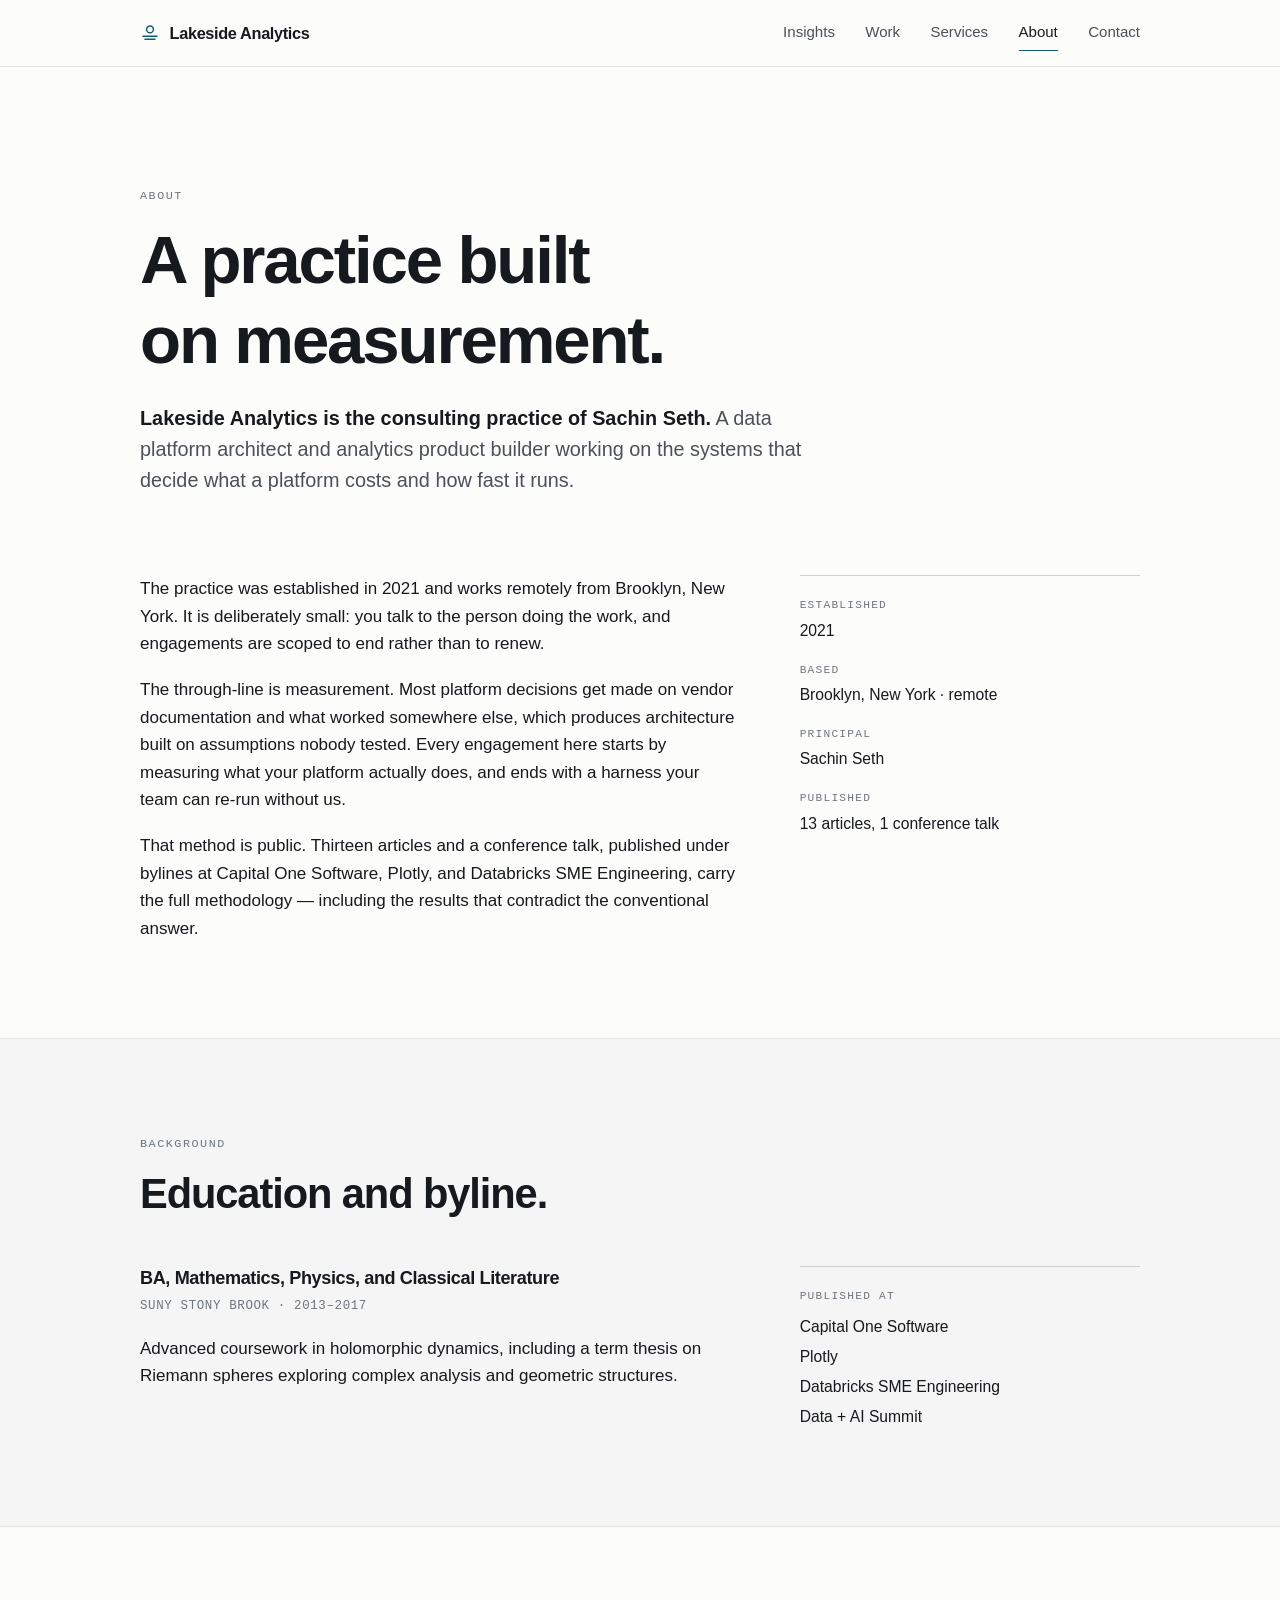
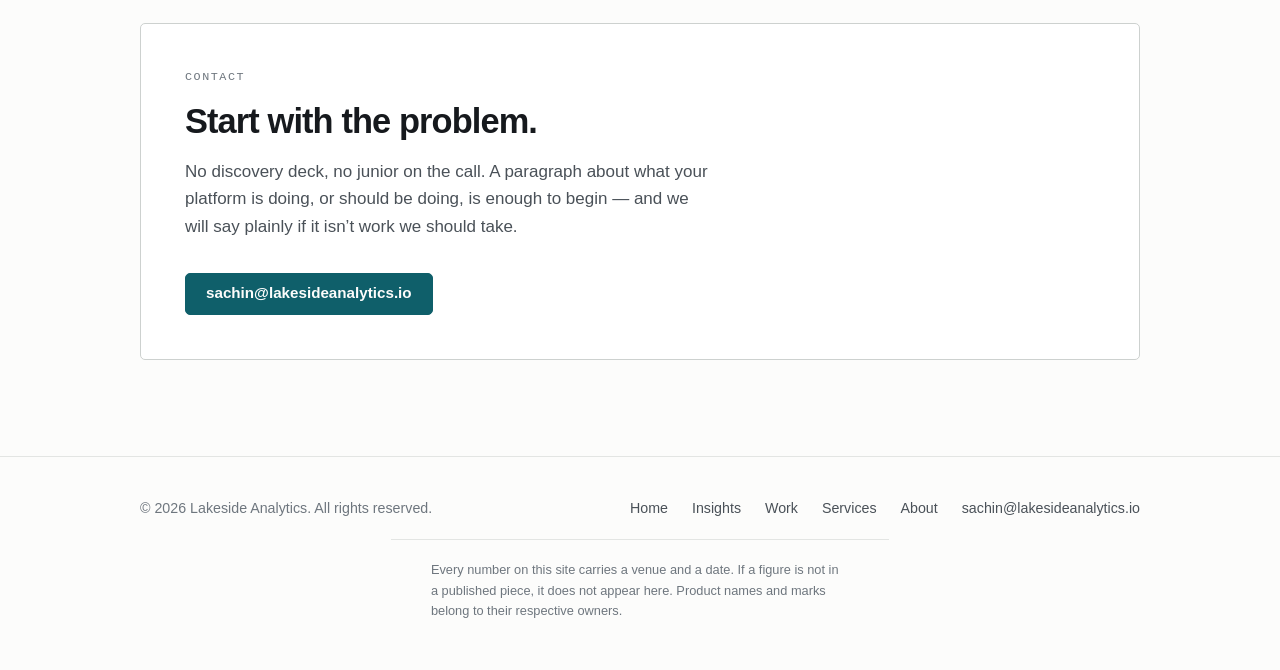
<file: about.html>
<!DOCTYPE html>
<html lang="en">
<head>
<meta charset="utf-8">
<meta name="viewport" content="width=device-width, initial-scale=1">
<title>About — Lakeside Analytics</title>
<meta name="description" content="Lakeside Analytics is the consulting practice of Sachin Seth, a data platform architect working on Databricks and Snowflake since 2021.">
<link rel="canonical" href="https://lakesideanalytics.io/about.html">
<meta property="og:type" content="website">
<meta property="og:url" content="https://lakesideanalytics.io/about.html">
<meta property="og:title" content="About — Lakeside Analytics">
<meta property="og:description" content="Lakeside Analytics is the consulting practice of Sachin Seth, a data platform architect working on Databricks and Snowflake since 2021.">
<link rel="icon" href="favicon.svg" type="image/svg+xml">
<link rel="stylesheet" href="styles.css">
</head>
<body>

<a class="skip-link" href="#main">Skip to content</a>

<header class="site-header">
  <div class="wrap">
    <a class="brand" href="/">
      <svg class="mark" width="20" height="20" viewBox="0 0 20 20" fill="none" aria-hidden="true"><circle cx="10" cy="6.4" r="3.4" stroke="currentColor" stroke-width="1.5"/><path d="M3 13.2h14M5 16.2h10" stroke="currentColor" stroke-width="1.5" stroke-linecap="round"/></svg>
      Lakeside Analytics
    </a>
    <nav class="nav" aria-label="Primary">
      <a href="writing.html">Insights</a>
      <a href="work.html">Work</a>
      <a href="services.html">Services</a>
      <a href="about.html" aria-current="page">About</a>
      <a href="mailto:sachin@lakesideanalytics.io">Contact</a>
    </nav>
  </div>
</header>

<main id="main">

  <section class="hero">
    <div class="wrap">
      <span class="eyebrow">About</span>
      <h1>A practice built on measurement.</h1>
      <p class="lede"><strong>Lakeside Analytics is the consulting practice of Sachin Seth.</strong> A data platform architect and analytics product builder working on the systems that decide what a platform costs and how fast it runs.</p>
    </div>
  </section>

  <section style="padding-top:0">
    <div class="wrap">
      <div class="about-grid">
        <div class="about-body prose">
        <p>The practice was established in 2021 and works remotely from Brooklyn, New York. It is deliberately small: you talk to the person doing the work, and engagements are scoped to end rather than to renew.</p>
        <p>The through-line is measurement. Most platform decisions get made on vendor documentation and what worked somewhere else, which produces architecture built on assumptions nobody tested. Every engagement here starts by measuring what your platform actually does, and ends with a harness your team can re-run without us.</p>
        <p>That method is public. Thirteen articles and a conference talk, published under bylines at Capital One Software, Plotly, and Databricks SME Engineering, carry the full methodology — including the results that contradict the conventional answer.</p>
        </div>
        <aside class="about-facts">
          <div class="fact">
            <span class="fact-k">Established</span>
            <span class="fact-v">2021</span>
          </div>
          <div class="fact">
            <span class="fact-k">Based</span>
            <span class="fact-v">Brooklyn, New York &middot; remote</span>
          </div>
          <div class="fact">
            <span class="fact-k">Principal</span>
            <span class="fact-v">Sachin Seth</span>
          </div>
          <div class="fact">
            <span class="fact-k">Published</span>
            <span class="fact-v">13 articles, 1 conference talk</span>
          </div>
        </aside>
      </div>
    </div>
  </section>

  <section class="band">
    <div class="wrap">
      <div class="section-intro prose">
        <span class="eyebrow">Background</span>
        <h2>Education and byline.</h2>
      </div>
      <div class="about-grid">
        <div class="about-body prose">
          <h3 class="ed-degree">BA, Mathematics, Physics, and Classical Literature</h3>
          <p class="ed-school">SUNY Stony Brook &middot; 2013&ndash;2017</p>
          <p>Advanced coursework in holomorphic dynamics, including a term thesis on Riemann spheres exploring complex analysis and geometric structures.</p>
        </div>
        <aside class="about-facts">
          <div class="fact">
            <span class="fact-k">Published at</span>
            <ul class="venue-list"><li>Capital One Software</li><li>Plotly</li><li>Databricks SME Engineering</li><li>Data + AI Summit</li></ul>
          </div>
        </aside>
      </div>
    </div>
  </section>

  <section>
    <div class="wrap">
      <div class="callout cta">
        <span class="eyebrow">Contact</span>
        <h2>Start with the problem.</h2>
        <p>No discovery deck, no junior on the call. A paragraph about what your platform is doing, or should be doing, is enough to begin — and we will say plainly if it isn&rsquo;t work we should take.</p>
        <div class="btn-row">
          <a class="btn" href="mailto:sachin@lakesideanalytics.io">sachin@lakesideanalytics.io</a>
        </div>
      </div>
    </div>
  </section>

</main>

<footer class="site-footer">
  <div class="wrap">
    <div>&copy; 2026 Lakeside Analytics. All rights reserved.</div>
    <div class="footer-links">
      <a href="/">Home</a>
        <a href="writing.html">Insights</a>
        <a href="work.html">Work</a>
        <a href="services.html">Services</a>
        <a href="about.html">About</a>
      <a href="mailto:sachin@lakesideanalytics.io">sachin@lakesideanalytics.io</a>
    </div>
  </div>
  <div class="wrap colophon">
    Every number on this site carries a venue and a date. If a figure is not in a
    published piece, it does not appear here. Product names and marks belong to their
    respective owners.
  </div>
</footer>

</body>
</html>
</file>
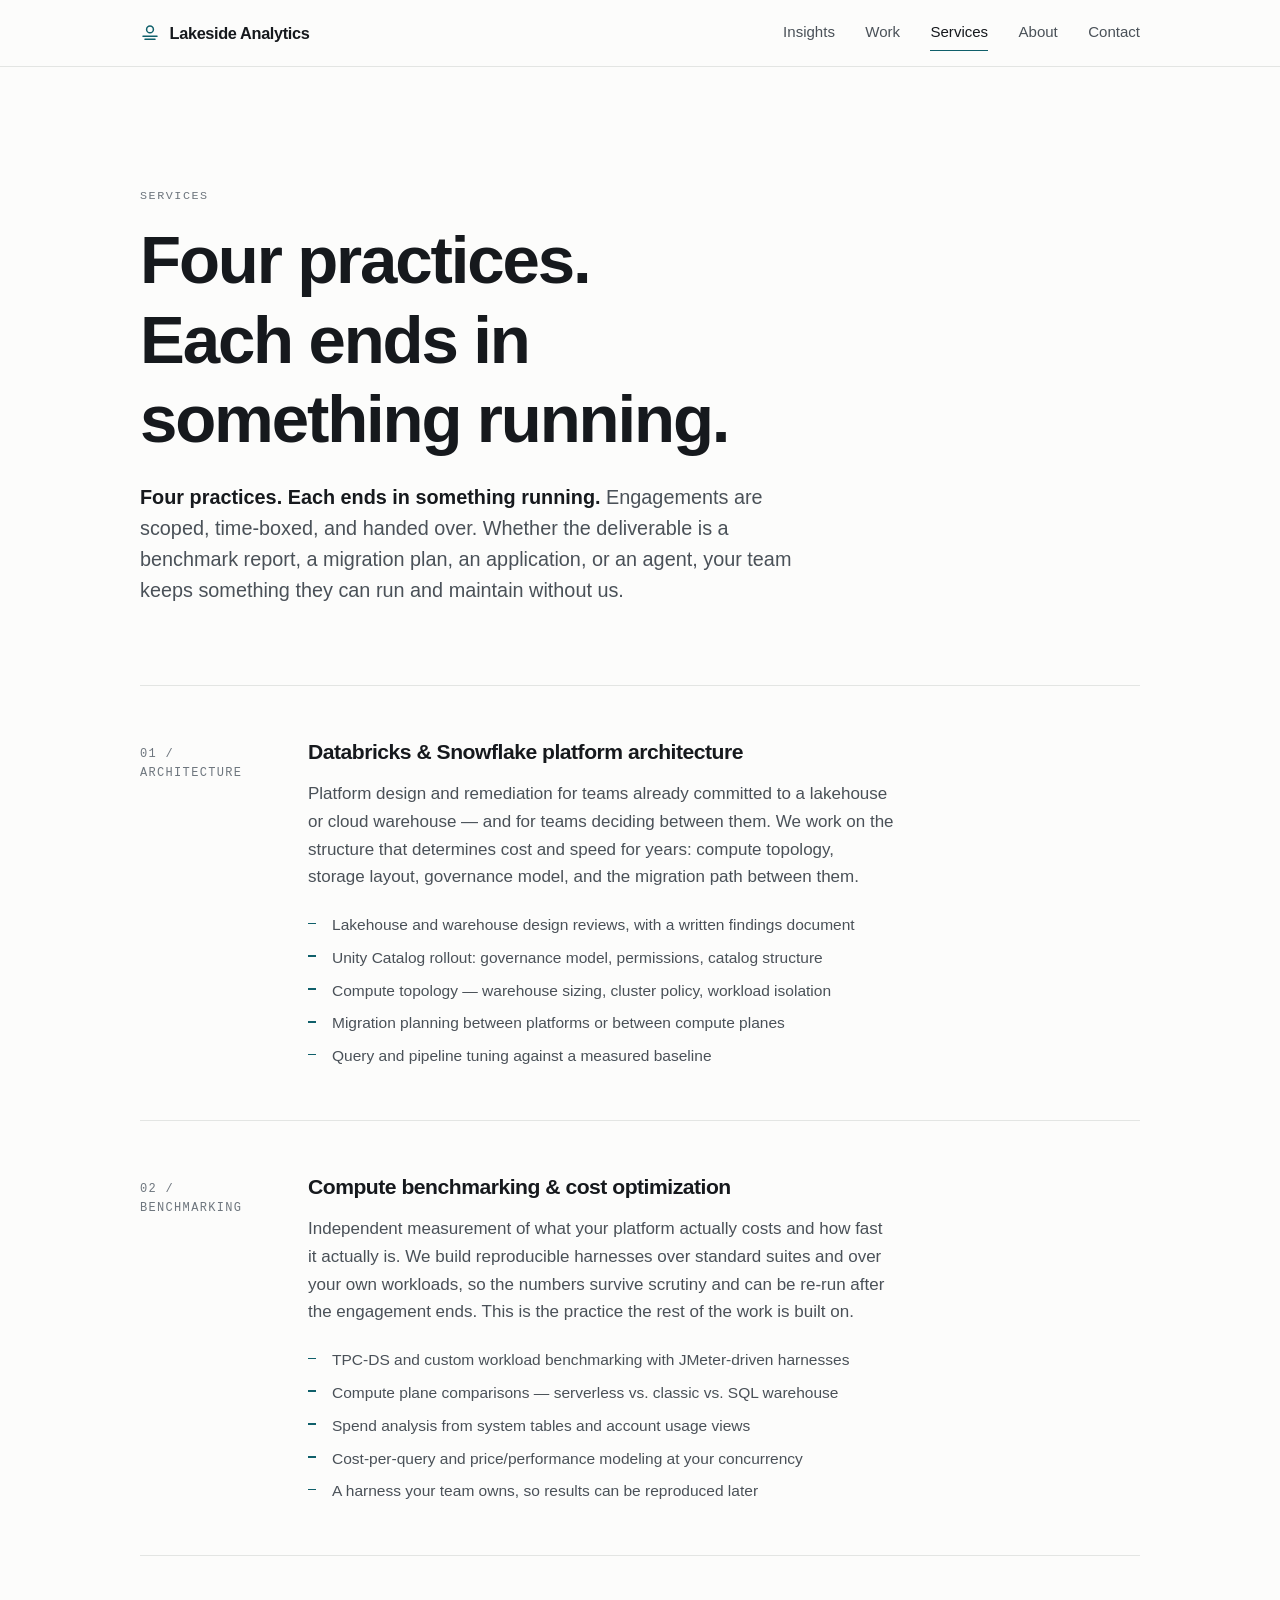
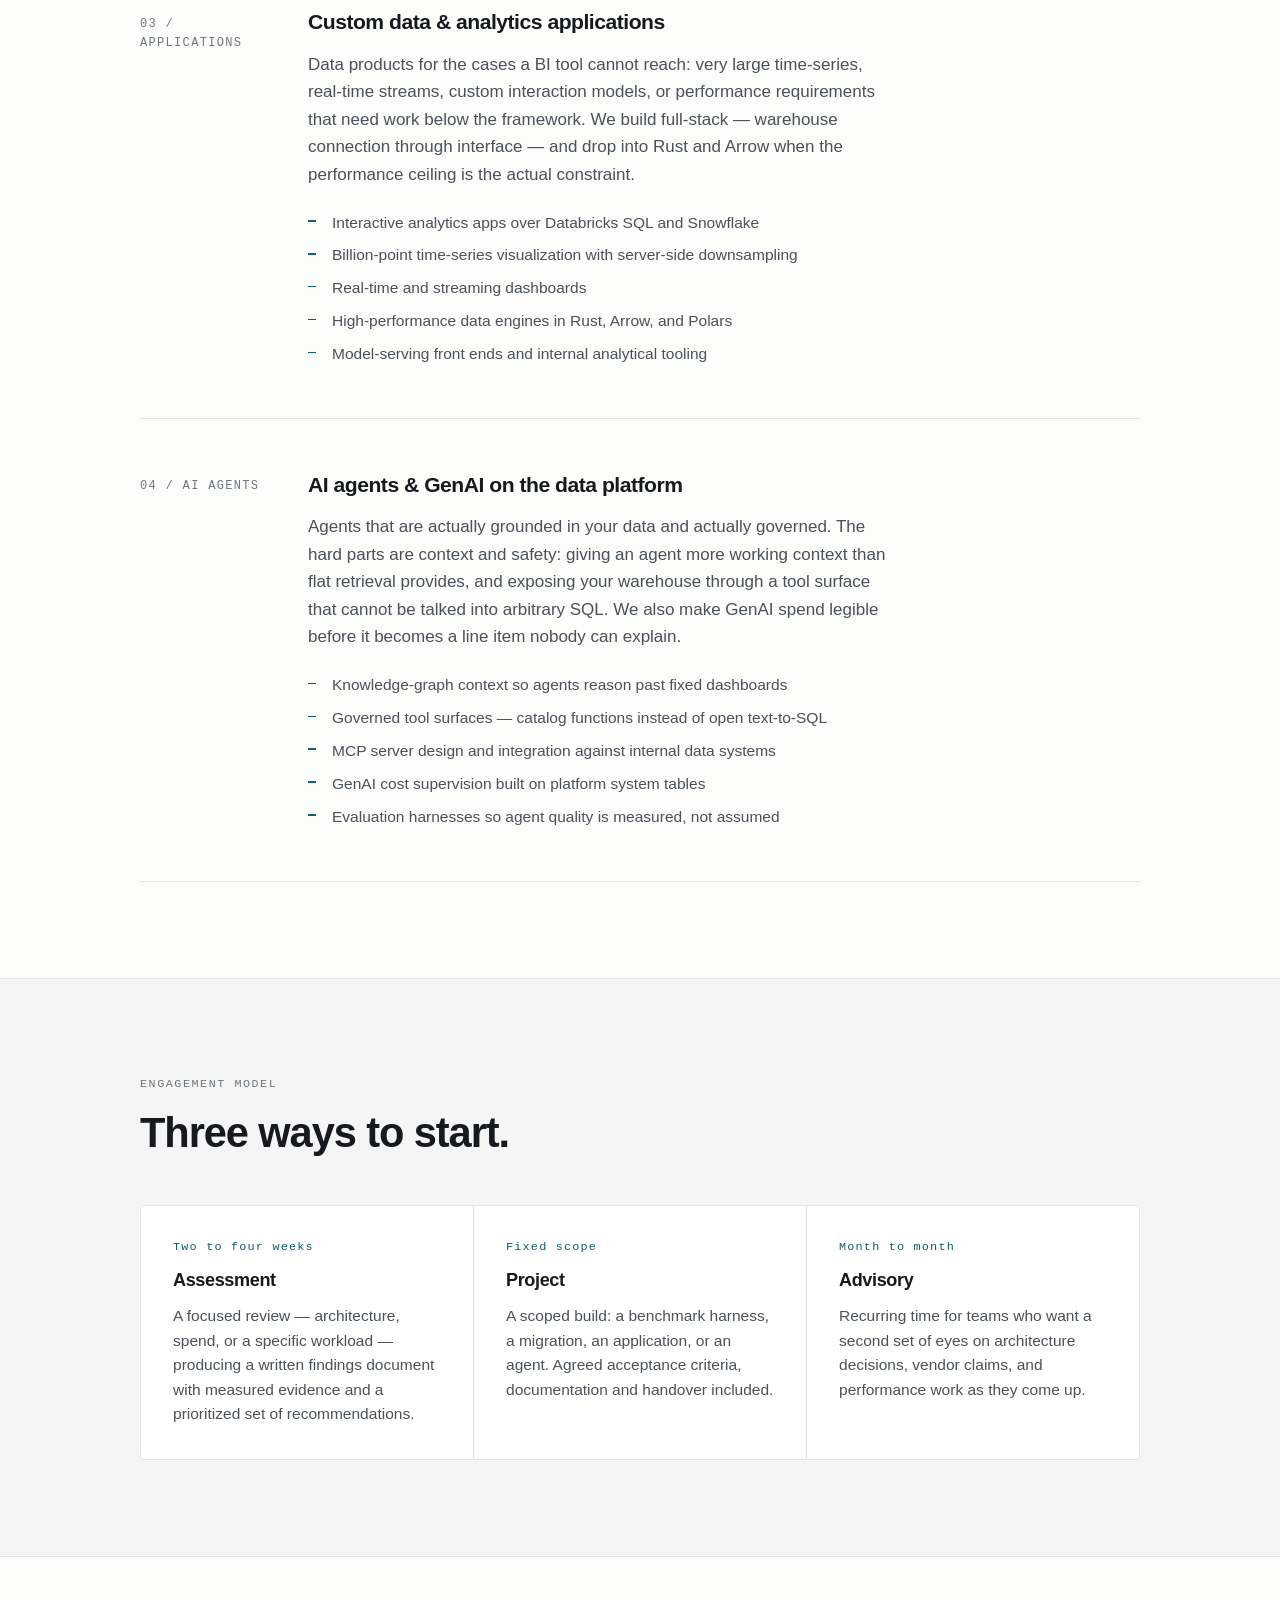
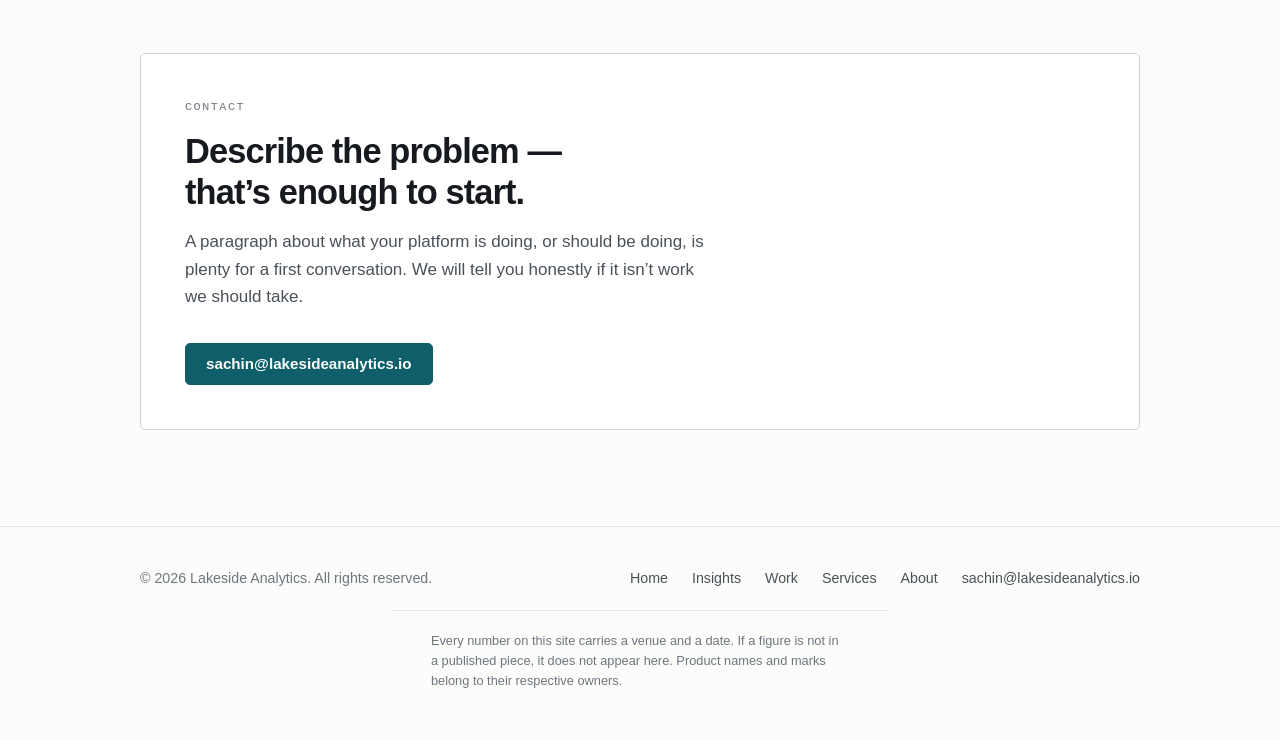
<file: services.html>
<!DOCTYPE html>
<html lang="en">
<head>
<meta charset="utf-8">
<meta name="viewport" content="width=device-width, initial-scale=1">
<title>Services — Lakeside Analytics</title>
<meta name="description" content="Databricks and Snowflake platform architecture, compute benchmarking and cost optimization, custom analytics applications, and AI agents on the data platform.">
<link rel="canonical" href="https://lakesideanalytics.io/services.html">
<meta property="og:type" content="website">
<meta property="og:url" content="https://lakesideanalytics.io/services.html">
<meta property="og:title" content="Services — Lakeside Analytics">
<meta property="og:description" content="Databricks and Snowflake platform architecture, compute benchmarking and cost optimization, custom analytics applications, and AI agents on the data platform.">
<link rel="icon" href="favicon.svg" type="image/svg+xml">
<link rel="stylesheet" href="styles.css">
</head>
<body>

<a class="skip-link" href="#main">Skip to content</a>

<header class="site-header">
  <div class="wrap">
    <a class="brand" href="/">
      <svg class="mark" width="20" height="20" viewBox="0 0 20 20" fill="none" aria-hidden="true"><circle cx="10" cy="6.4" r="3.4" stroke="currentColor" stroke-width="1.5"/><path d="M3 13.2h14M5 16.2h10" stroke="currentColor" stroke-width="1.5" stroke-linecap="round"/></svg>
      Lakeside Analytics
    </a>
    <nav class="nav" aria-label="Primary">
      <a href="writing.html">Insights</a>
      <a href="work.html">Work</a>
      <a href="services.html" aria-current="page">Services</a>
      <a href="about.html">About</a>
      <a href="mailto:sachin@lakesideanalytics.io">Contact</a>
    </nav>
  </div>
</header>

<main id="main">

  <section class="hero">
    <div class="wrap">
      <span class="eyebrow">Services</span>
      <h1>Four practices. Each ends in something running.</h1>
      <p class="lede"><strong>Four practices. Each ends in something running.</strong> Engagements are scoped, time-boxed, and handed over. Whether the deliverable is a benchmark report, a migration plan, an application, or an agent, your team keeps something they can run and maintain without us.</p>
    </div>
  </section>

  <section style="padding-top:0">
    <div class="wrap">

      <article class="service">
        <div class="service-index">01 / Architecture</div>
        <div class="service-body">
          <h3>Databricks &amp; Snowflake platform architecture</h3>
          <p>Platform design and remediation for teams already committed to a lakehouse or cloud warehouse — and for teams deciding between them. We work on the structure that determines cost and speed for years: compute topology, storage layout, governance model, and the migration path between them.</p>
          <ul class="checklist">
            <li>Lakehouse and warehouse design reviews, with a written findings document</li>
            <li>Unity Catalog rollout: governance model, permissions, catalog structure</li>
            <li>Compute topology — warehouse sizing, cluster policy, workload isolation</li>
            <li>Migration planning between platforms or between compute planes</li>
            <li>Query and pipeline tuning against a measured baseline</li>
          </ul>
        </div>
      </article>

      <article class="service">
        <div class="service-index">02 / Benchmarking</div>
        <div class="service-body">
          <h3>Compute benchmarking &amp; cost optimization</h3>
          <p>Independent measurement of what your platform actually costs and how fast it actually is. We build reproducible harnesses over standard suites and over your own workloads, so the numbers survive scrutiny and can be re-run after the engagement ends. This is the practice the rest of the work is built on.</p>
          <ul class="checklist">
            <li>TPC-DS and custom workload benchmarking with JMeter-driven harnesses</li>
            <li>Compute plane comparisons — serverless vs. classic vs. SQL warehouse</li>
            <li>Spend analysis from system tables and account usage views</li>
            <li>Cost-per-query and price/performance modeling at your concurrency</li>
            <li>A harness your team owns, so results can be reproduced later</li>
          </ul>
        </div>
      </article>

      <article class="service">
        <div class="service-index">03 / Applications</div>
        <div class="service-body">
          <h3>Custom data &amp; analytics applications</h3>
          <p>Data products for the cases a BI tool cannot reach: very large time-series, real-time streams, custom interaction models, or performance requirements that need work below the framework. We build full-stack — warehouse connection through interface — and drop into Rust and Arrow when the performance ceiling is the actual constraint.</p>
          <ul class="checklist">
            <li>Interactive analytics apps over Databricks SQL and Snowflake</li>
            <li>Billion-point time-series visualization with server-side downsampling</li>
            <li>Real-time and streaming dashboards</li>
            <li>High-performance data engines in Rust, Arrow, and Polars</li>
            <li>Model-serving front ends and internal analytical tooling</li>
          </ul>
        </div>
      </article>

      <article class="service">
        <div class="service-index">04 / AI agents</div>
        <div class="service-body">
          <h3>AI agents &amp; GenAI on the data platform</h3>
          <p>Agents that are actually grounded in your data and actually governed. The hard parts are context and safety: giving an agent more working context than flat retrieval provides, and exposing your warehouse through a tool surface that cannot be talked into arbitrary SQL. We also make GenAI spend legible before it becomes a line item nobody can explain.</p>
          <ul class="checklist">
            <li>Knowledge-graph context so agents reason past fixed dashboards</li>
            <li>Governed tool surfaces — catalog functions instead of open text-to-SQL</li>
            <li>MCP server design and integration against internal data systems</li>
            <li>GenAI cost supervision built on platform system tables</li>
            <li>Evaluation harnesses so agent quality is measured, not assumed</li>
          </ul>
        </div>
      </article>
    </div>
  </section>

  <section class="band">
    <div class="wrap">
      <div class="section-intro prose">
        <span class="eyebrow">Engagement model</span>
        <h2>Three ways to start.</h2>
      </div>
      <div class="grid">
        <article class="card">
          <span class="num">Two to four weeks</span>
          <h3>Assessment</h3>
          <p>A focused review — architecture, spend, or a specific workload — producing a written findings document with measured evidence and a prioritized set of recommendations.</p>
        </article>
        <article class="card">
          <span class="num">Fixed scope</span>
          <h3>Project</h3>
          <p>A scoped build: a benchmark harness, a migration, an application, or an agent. Agreed acceptance criteria, documentation and handover included.</p>
        </article>
        <article class="card">
          <span class="num">Month to month</span>
          <h3>Advisory</h3>
          <p>Recurring time for teams who want a second set of eyes on architecture decisions, vendor claims, and performance work as they come up.</p>
        </article>
      </div>
    </div>
  </section>

  <section>
    <div class="wrap">
      <div class="callout cta">
        <span class="eyebrow">Contact</span>
        <h2>Describe the problem — that&rsquo;s enough to start.</h2>
        <p>A paragraph about what your platform is doing, or should be doing, is plenty for a first conversation. We will tell you honestly if it isn&rsquo;t work we should take.</p>
        <div class="btn-row">
          <a class="btn" href="mailto:sachin@lakesideanalytics.io">sachin@lakesideanalytics.io</a>
        </div>
      </div>
    </div>
  </section>

</main>

<footer class="site-footer">
  <div class="wrap">
    <div>&copy; 2026 Lakeside Analytics. All rights reserved.</div>
    <div class="footer-links">
      <a href="/">Home</a>
        <a href="writing.html">Insights</a>
        <a href="work.html">Work</a>
        <a href="services.html">Services</a>
        <a href="about.html">About</a>
      <a href="mailto:sachin@lakesideanalytics.io">sachin@lakesideanalytics.io</a>
    </div>
  </div>
  <div class="wrap colophon">
    Every number on this site carries a venue and a date. If a figure is not in a
    published piece, it does not appear here. Product names and marks belong to their
    respective owners.
  </div>
</footer>

</body>
</html>
</file>
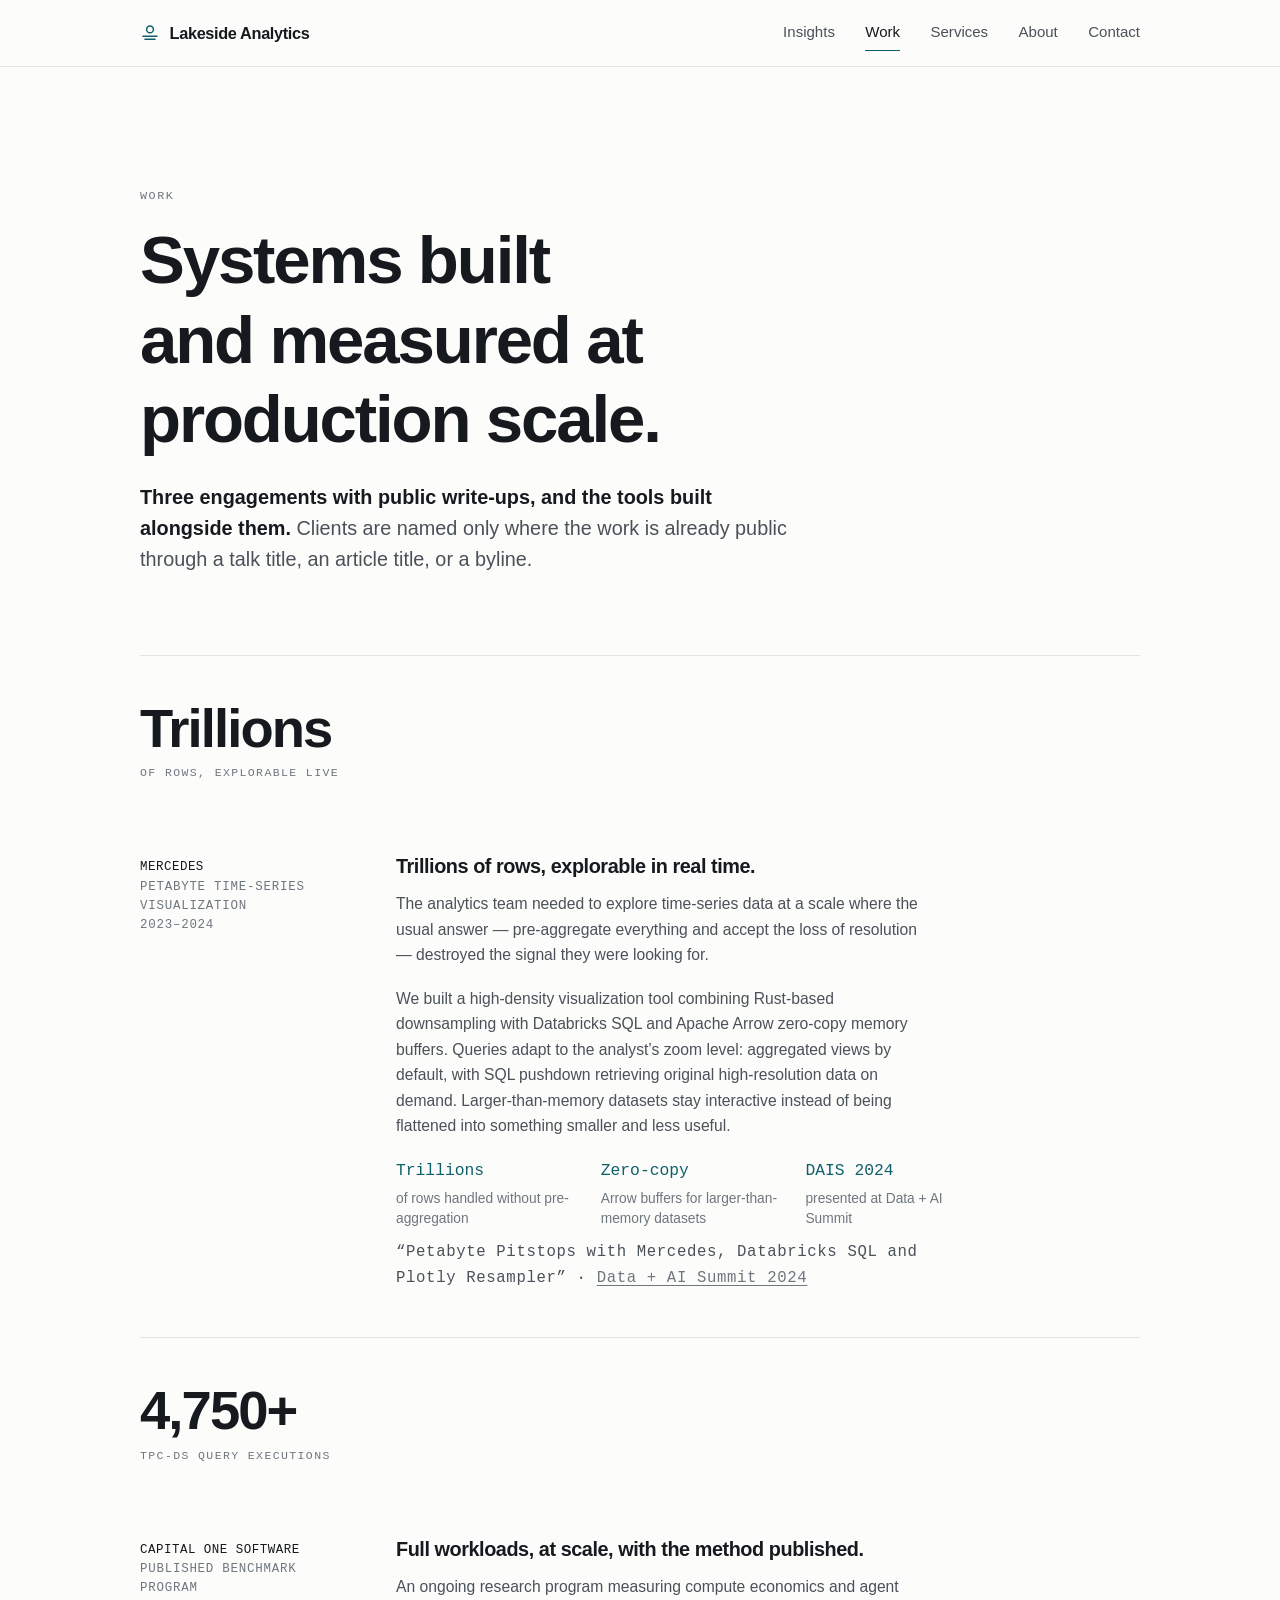
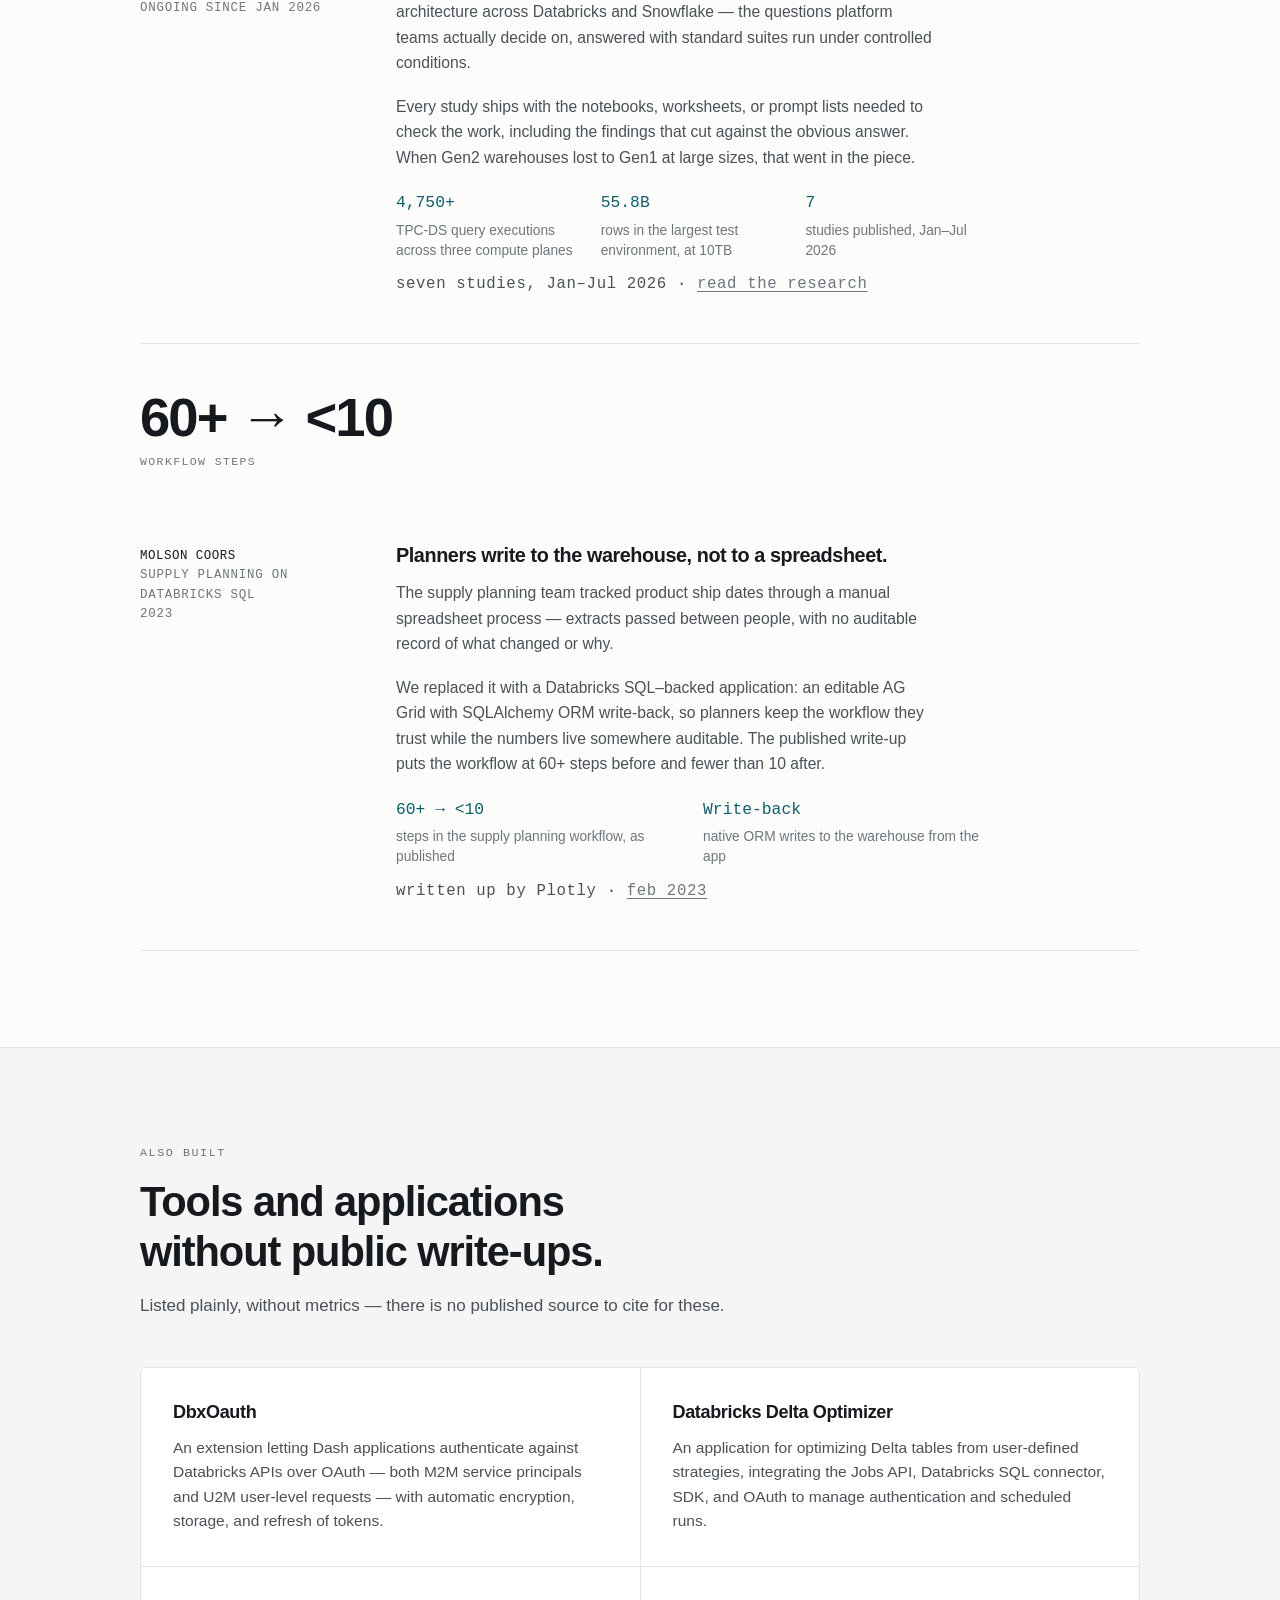
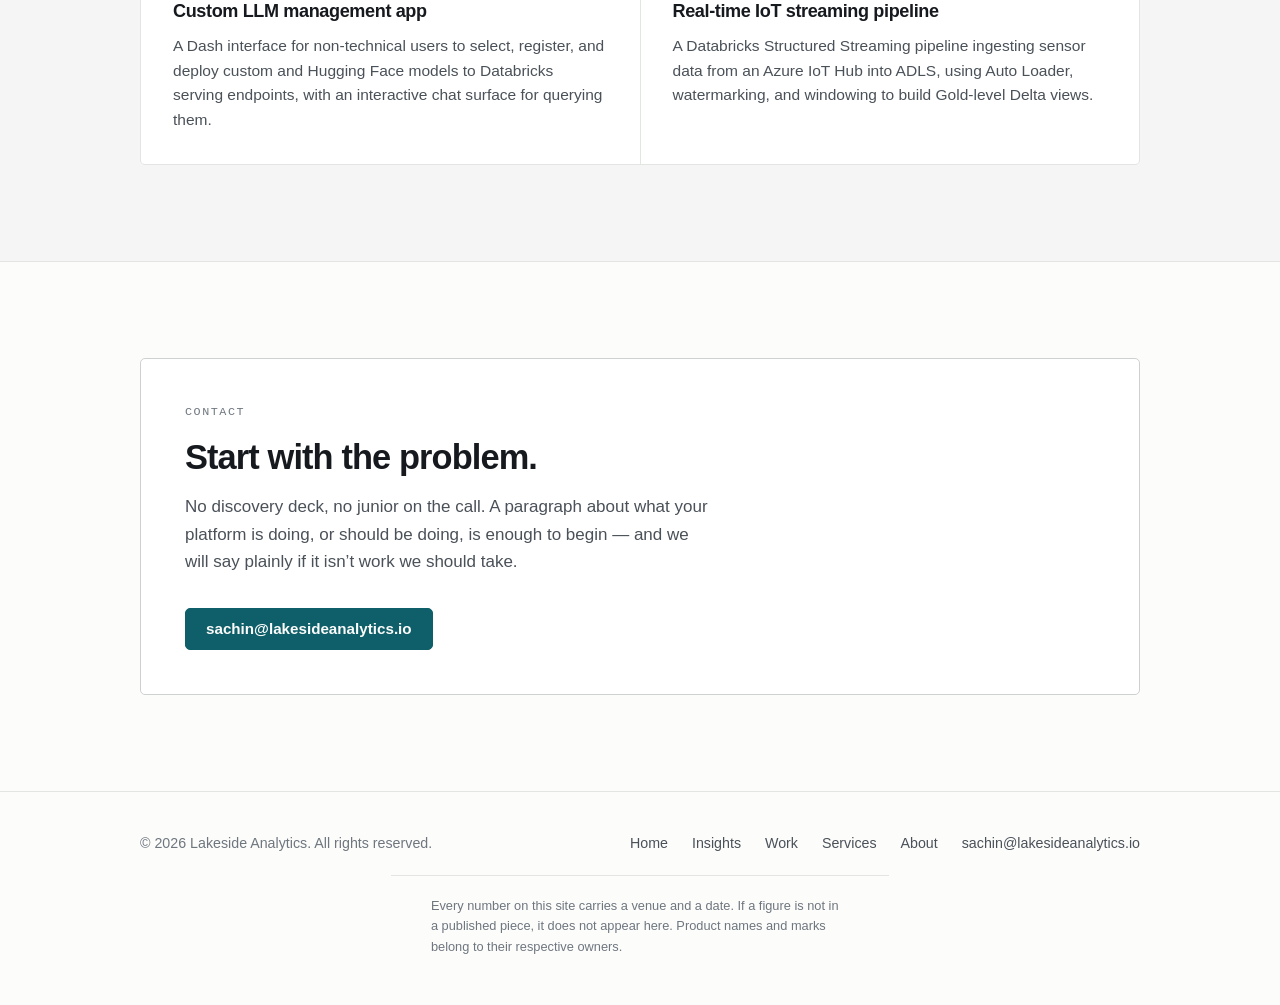
<file: work.html>
<!DOCTYPE html>
<html lang="en">
<head>
<meta charset="utf-8">
<meta name="viewport" content="width=device-width, initial-scale=1">
<title>Client work — Lakeside Analytics</title>
<meta name="description" content="Case studies from Mercedes, Capital One Software, and Molson Coors — trillion-row visualization, published benchmark programs, and warehouse-backed planning applications.">
<link rel="canonical" href="https://lakesideanalytics.io/work.html">
<meta property="og:type" content="website">
<meta property="og:url" content="https://lakesideanalytics.io/work.html">
<meta property="og:title" content="Client work — Lakeside Analytics">
<meta property="og:description" content="Case studies from Mercedes, Capital One Software, and Molson Coors — trillion-row visualization, published benchmark programs, and warehouse-backed planning applications.">
<link rel="icon" href="favicon.svg" type="image/svg+xml">
<link rel="stylesheet" href="styles.css">
</head>
<body>

<a class="skip-link" href="#main">Skip to content</a>

<header class="site-header">
  <div class="wrap">
    <a class="brand" href="/">
      <svg class="mark" width="20" height="20" viewBox="0 0 20 20" fill="none" aria-hidden="true"><circle cx="10" cy="6.4" r="3.4" stroke="currentColor" stroke-width="1.5"/><path d="M3 13.2h14M5 16.2h10" stroke="currentColor" stroke-width="1.5" stroke-linecap="round"/></svg>
      Lakeside Analytics
    </a>
    <nav class="nav" aria-label="Primary">
      <a href="writing.html">Insights</a>
      <a href="work.html" aria-current="page">Work</a>
      <a href="services.html">Services</a>
      <a href="about.html">About</a>
      <a href="mailto:sachin@lakesideanalytics.io">Contact</a>
    </nav>
  </div>
</header>

<main id="main">

  <section class="hero">
    <div class="wrap">
      <span class="eyebrow">Work</span>
      <h1>Systems built and measured at production scale.</h1>
      <p class="lede"><strong>Three engagements with public write-ups, and the tools built alongside them.</strong> Clients are named only where the work is already public through a talk title, an article title, or a byline.</p>
    </div>
  </section>

  <section style="padding-top:0">
    <div class="wrap">

      <article class="engagement">
        <div class="case-lead">
          <span class="lead-val">Trillions</span>
          <span class="lead-label">of rows, explorable live</span>
        </div>
        <div class="engagement-who">
          <strong>Mercedes</strong>
          Petabyte time-series visualization
          <br>2023&ndash;2024
        </div>
        <div class="engagement-body">
          <h3>Trillions of rows, explorable in real time.</h3>
            <p>The analytics team needed to explore time-series data at a scale where the usual answer — pre-aggregate everything and accept the loss of resolution — destroyed the signal they were looking for.</p>
            <p>We built a high-density visualization tool combining Rust-based downsampling with Databricks SQL and Apache Arrow zero-copy memory buffers. Queries adapt to the analyst&rsquo;s zoom level: aggregated views by default, with SQL pushdown retrieving original high-resolution data on demand. Larger-than-memory datasets stay interactive instead of being flattened into something smaller and less useful.</p>
          <ul class="measures">
            <li>
              <span class="m-figure">Trillions</span>
              <span class="m-label">of rows handled without pre-aggregation</span>
            </li>
            <li>
              <span class="m-figure">Zero-copy</span>
              <span class="m-label">Arrow buffers for larger-than-memory datasets</span>
            </li>
            <li>
              <span class="m-figure">DAIS 2024</span>
              <span class="m-label">presented at Data + AI Summit</span>
            </li>
          </ul>
          <p class="provenance">&ldquo;Petabyte Pitstops with Mercedes, Databricks SQL and Plotly Resampler&rdquo; &middot; <a href="https://www.youtube.com/watch?v=g3cOFicI8O4">Data + AI Summit 2024</a></p>
        </div>
      </article>

      <article class="engagement">
        <div class="case-lead">
          <span class="lead-val">4,750+</span>
          <span class="lead-label">TPC-DS query executions</span>
        </div>
        <div class="engagement-who">
          <strong>Capital One Software</strong>
          Published benchmark program
          <br>Ongoing since Jan 2026
        </div>
        <div class="engagement-body">
          <h3>Full workloads, at scale, with the method published.</h3>
            <p>An ongoing research program measuring compute economics and agent architecture across Databricks and Snowflake — the questions platform teams actually decide on, answered with standard suites run under controlled conditions.</p>
            <p>Every study ships with the notebooks, worksheets, or prompt lists needed to check the work, including the findings that cut against the obvious answer. When Gen2 warehouses lost to Gen1 at large sizes, that went in the piece.</p>
          <ul class="measures">
            <li>
              <span class="m-figure">4,750+</span>
              <span class="m-label">TPC-DS query executions across three compute planes</span>
            </li>
            <li>
              <span class="m-figure">55.8B</span>
              <span class="m-label">rows in the largest test environment, at 10TB</span>
            </li>
            <li>
              <span class="m-figure">7</span>
              <span class="m-label">studies published, Jan&ndash;Jul 2026</span>
            </li>
          </ul>
          <p class="provenance">seven studies, Jan&ndash;Jul 2026 &middot; <a href="writing.html">read the research</a></p>
        </div>
      </article>

      <article class="engagement">
        <div class="case-lead">
          <span class="lead-val">60+ &rarr; &lt;10</span>
          <span class="lead-label">workflow steps</span>
        </div>
        <div class="engagement-who">
          <strong>Molson Coors</strong>
          Supply planning on Databricks SQL
          <br>2023
        </div>
        <div class="engagement-body">
          <h3>Planners write to the warehouse, not to a spreadsheet.</h3>
            <p>The supply planning team tracked product ship dates through a manual spreadsheet process — extracts passed between people, with no auditable record of what changed or why.</p>
            <p>We replaced it with a Databricks SQL&ndash;backed application: an editable AG Grid with SQLAlchemy ORM write-back, so planners keep the workflow they trust while the numbers live somewhere auditable. The published write-up puts the workflow at 60+ steps before and fewer than 10 after.</p>
          <ul class="measures">
            <li>
              <span class="m-figure">60+ &rarr; &lt;10</span>
              <span class="m-label">steps in the supply planning workflow, as published</span>
            </li>
            <li>
              <span class="m-figure">Write-back</span>
              <span class="m-label">native ORM writes to the warehouse from the app</span>
            </li>
          </ul>
          <p class="provenance">written up by Plotly &middot; <a href="https://medium.com/plotly/molson-coors-streamlines-supply-planning-workflows-with-databricks-plotly-dash-d26de907142c">feb 2023</a></p>
        </div>
      </article>
    </div>
  </section>

  <section class="band">
    <div class="wrap">
      <div class="section-intro prose">
        <span class="eyebrow">Also built</span>
        <h2>Tools and applications without public write-ups.</h2>
        <p>Listed plainly, without metrics — there is no published source to cite for these.</p>
      </div>
      <div class="grid grid-2">
        <article class="card">
          <h3>DbxOauth</h3>
          <p>An extension letting Dash applications authenticate against Databricks APIs over OAuth — both M2M service principals and U2M user-level requests — with automatic encryption, storage, and refresh of tokens.</p>
        </article>
        <article class="card">
          <h3>Databricks Delta Optimizer</h3>
          <p>An application for optimizing Delta tables from user-defined strategies, integrating the Jobs API, Databricks SQL connector, SDK, and OAuth to manage authentication and scheduled runs.</p>
        </article>
        <article class="card">
          <h3>Custom LLM management app</h3>
          <p>A Dash interface for non-technical users to select, register, and deploy custom and Hugging Face models to Databricks serving endpoints, with an interactive chat surface for querying them.</p>
        </article>
        <article class="card">
          <h3>Real-time IoT streaming pipeline</h3>
          <p>A Databricks Structured Streaming pipeline ingesting sensor data from an Azure IoT Hub into ADLS, using Auto Loader, watermarking, and windowing to build Gold-level Delta views.</p>
        </article>
      </div>
    </div>
  </section>

  <section>
    <div class="wrap">
      <div class="callout cta">
        <span class="eyebrow">Contact</span>
        <h2>Start with the problem.</h2>
        <p>No discovery deck, no junior on the call. A paragraph about what your platform is doing, or should be doing, is enough to begin — and we will say plainly if it isn&rsquo;t work we should take.</p>
        <div class="btn-row">
          <a class="btn" href="mailto:sachin@lakesideanalytics.io">sachin@lakesideanalytics.io</a>
        </div>
      </div>
    </div>
  </section>

</main>

<footer class="site-footer">
  <div class="wrap">
    <div>&copy; 2026 Lakeside Analytics. All rights reserved.</div>
    <div class="footer-links">
      <a href="/">Home</a>
        <a href="writing.html">Insights</a>
        <a href="work.html">Work</a>
        <a href="services.html">Services</a>
        <a href="about.html">About</a>
      <a href="mailto:sachin@lakesideanalytics.io">sachin@lakesideanalytics.io</a>
    </div>
  </div>
  <div class="wrap colophon">
    Every number on this site carries a venue and a date. If a figure is not in a
    published piece, it does not appear here. Product names and marks belong to their
    respective owners.
  </div>
</footer>

</body>
</html>
</file>
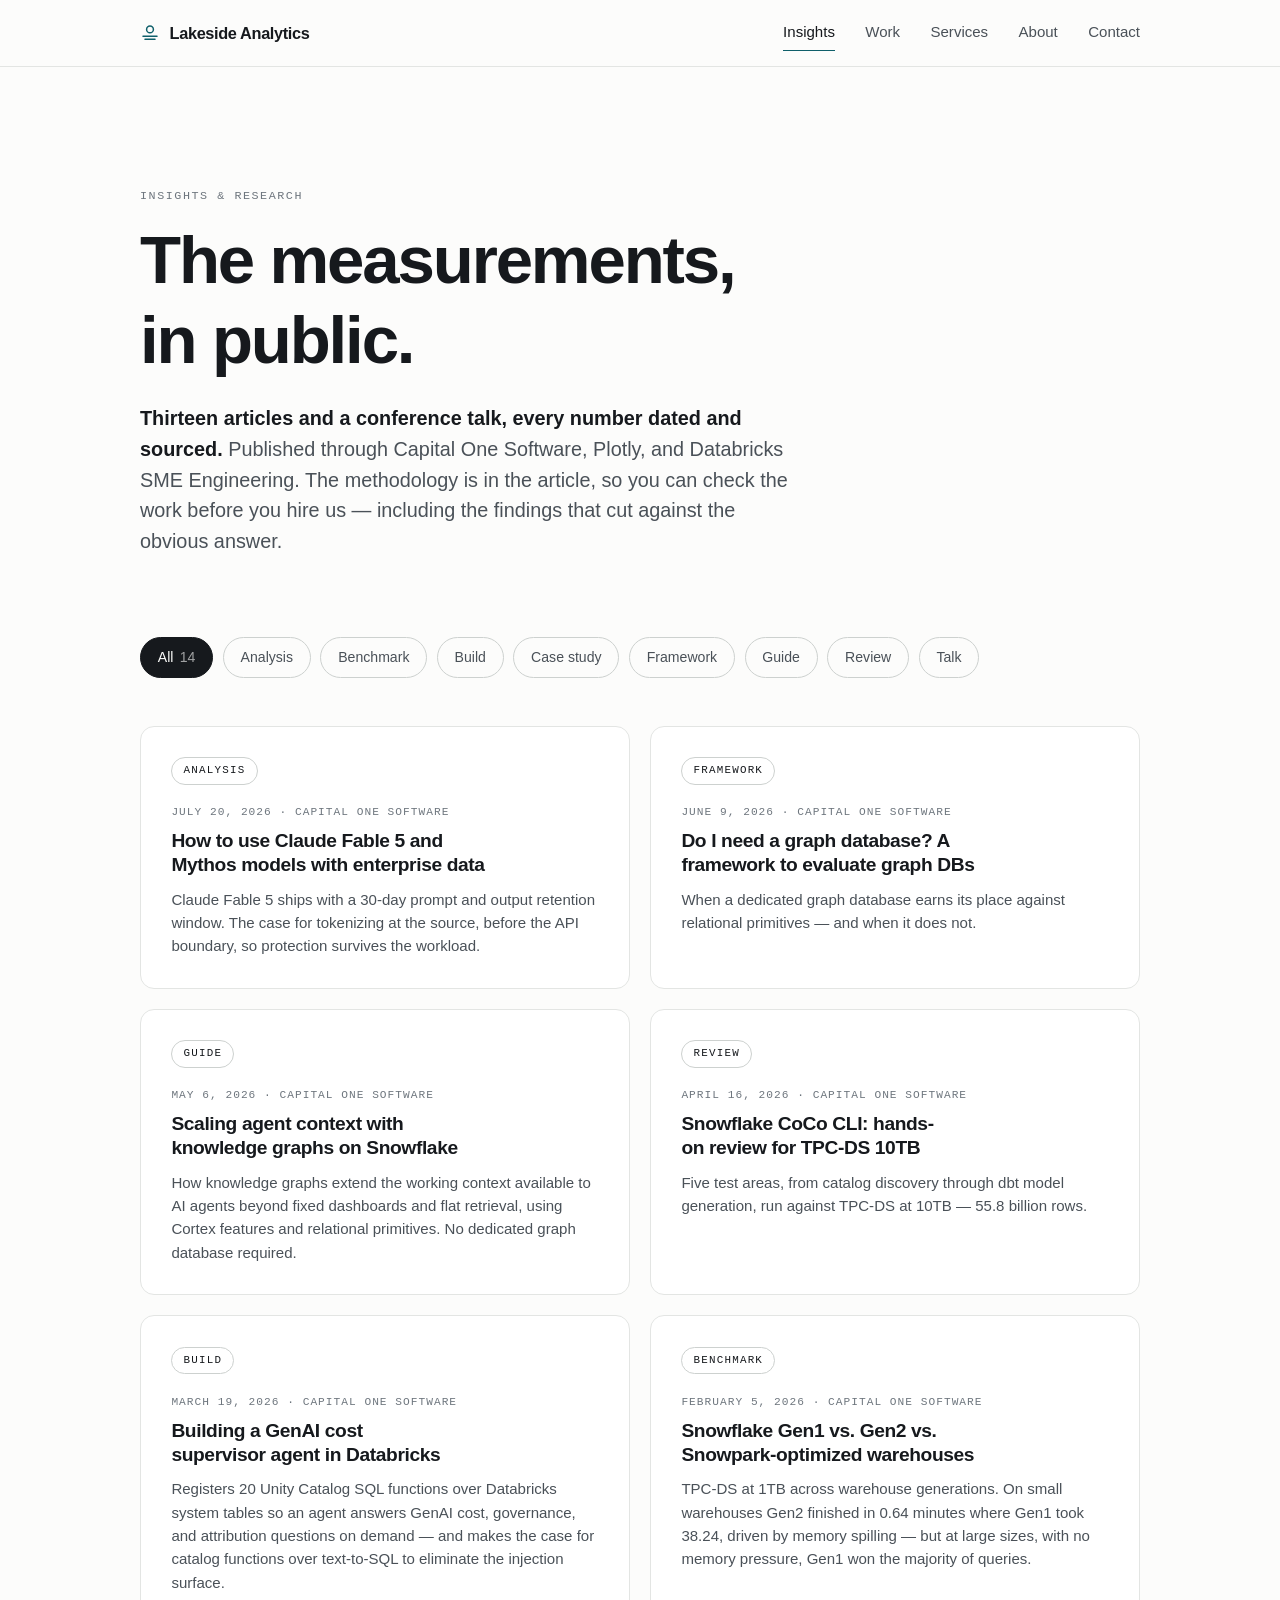
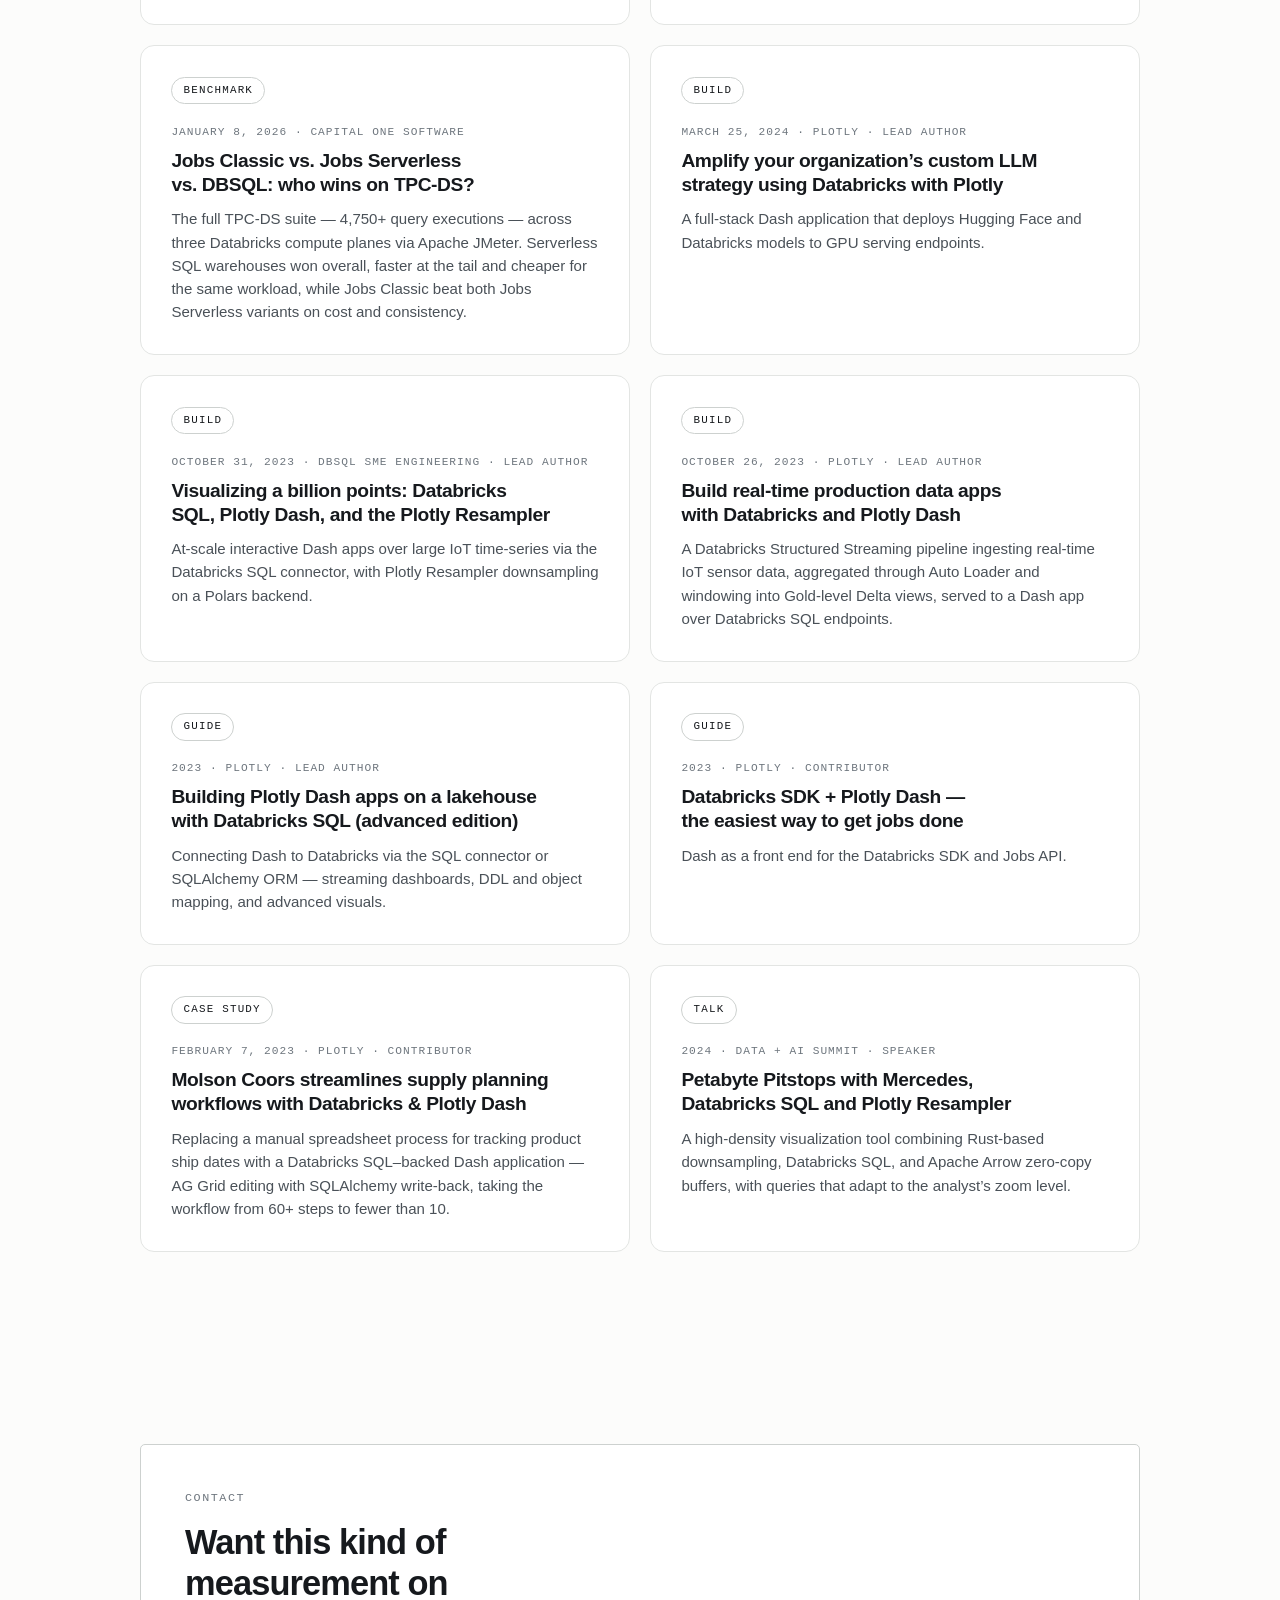
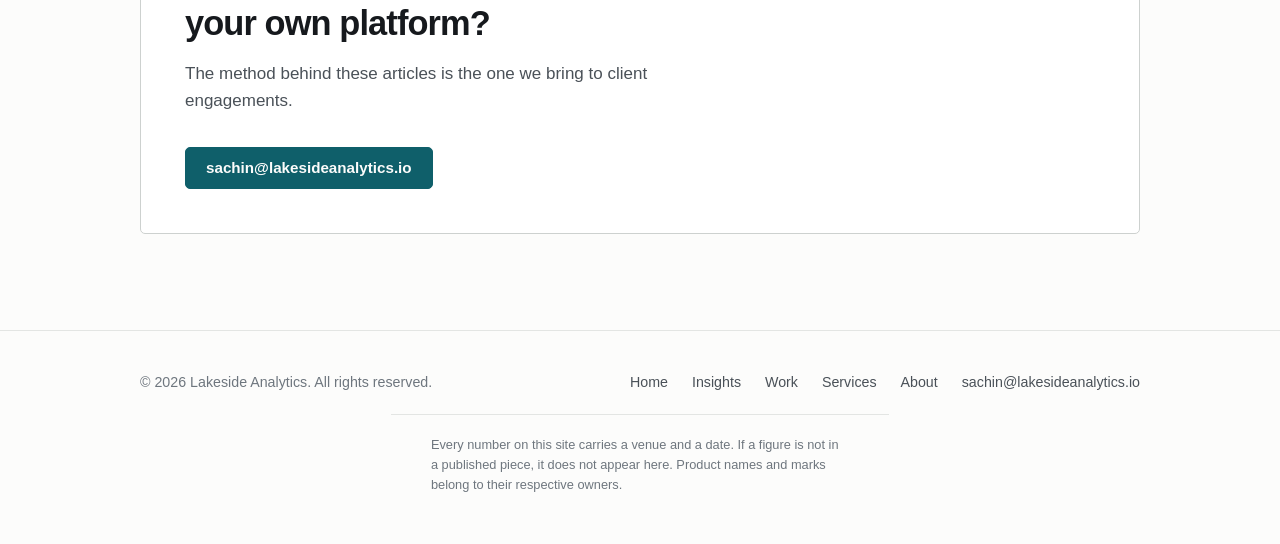
<file: writing.html>
<!DOCTYPE html>
<html lang="en">
<head>
<meta charset="utf-8">
<meta name="viewport" content="width=device-width, initial-scale=1">
<title>Insights &amp; research — Lakeside Analytics</title>
<meta name="description" content="Thirteen published articles and a conference talk on Databricks and Snowflake benchmarking, agent architecture, and large-scale analytics applications.">
<link rel="canonical" href="https://lakesideanalytics.io/writing.html">
<meta property="og:type" content="website">
<meta property="og:url" content="https://lakesideanalytics.io/writing.html">
<meta property="og:title" content="Insights &amp; research — Lakeside Analytics">
<meta property="og:description" content="Thirteen published articles and a conference talk on Databricks and Snowflake benchmarking, agent architecture, and large-scale analytics applications.">
<link rel="icon" href="favicon.svg" type="image/svg+xml">
<link rel="stylesheet" href="styles.css">
</head>
<body>

<a class="skip-link" href="#main">Skip to content</a>

<header class="site-header">
  <div class="wrap">
    <a class="brand" href="/">
      <svg class="mark" width="20" height="20" viewBox="0 0 20 20" fill="none" aria-hidden="true"><circle cx="10" cy="6.4" r="3.4" stroke="currentColor" stroke-width="1.5"/><path d="M3 13.2h14M5 16.2h10" stroke="currentColor" stroke-width="1.5" stroke-linecap="round"/></svg>
      Lakeside Analytics
    </a>
    <nav class="nav" aria-label="Primary">
      <a href="writing.html" aria-current="page">Insights</a>
      <a href="work.html">Work</a>
      <a href="services.html">Services</a>
      <a href="about.html">About</a>
      <a href="mailto:sachin@lakesideanalytics.io">Contact</a>
    </nav>
  </div>
</header>

<main id="main">

  <section class="hero">
    <div class="wrap">
      <span class="eyebrow">Insights &amp; research</span>
      <h1>The measurements, in public.</h1>
      <p class="lede"><strong>Thirteen articles and a conference talk, every number dated and sourced.</strong> Published through Capital One Software, Plotly, and Databricks SME Engineering. The methodology is in the article, so you can check the work before you hire us — including the findings that cut against the obvious answer.</p>
    </div>
  </section>

  <section style="padding-top:0">
    <div class="wrap">
      <div class="filters" role="group" aria-label="Filter by type">
        <button class="pill is-on" type="button" data-kind="all">All <span class="pill-n">14</span></button>
        <button class="pill" type="button" data-kind="Analysis">Analysis</button>
        <button class="pill" type="button" data-kind="Benchmark">Benchmark</button>
        <button class="pill" type="button" data-kind="Build">Build</button>
        <button class="pill" type="button" data-kind="Case study">Case study</button>
        <button class="pill" type="button" data-kind="Framework">Framework</button>
        <button class="pill" type="button" data-kind="Guide">Guide</button>
        <button class="pill" type="button" data-kind="Review">Review</button>
        <button class="pill" type="button" data-kind="Talk">Talk</button>
      </div>
      <div class="igrid">

        <a class="icard" href="https://capitalonesoftware.com/blog/fable5-mythos5-enterprise-data" data-kind-of="Analysis">
          <span class="icard-chip">Analysis</span>
          <span class="icard-meta">July 20, 2026 &middot; Capital One Software</span>
          <span class="icard-title">How to use Claude Fable 5 and Mythos models with enterprise data</span>
          <span class="icard-desc">Claude Fable 5 ships with a 30-day prompt and output retention window. The case for tokenizing at the source, before the API boundary, so protection survives the workload.</span>
        </a>

        <a class="icard" href="https://capitalonesoftware.com/blog/graph-database-evaluation" data-kind-of="Framework">
          <span class="icard-chip">Framework</span>
          <span class="icard-meta">June 9, 2026 &middot; Capital One Software</span>
          <span class="icard-title">Do I need a graph database? A framework to evaluate graph DBs</span>
          <span class="icard-desc">When a dedicated graph database earns its place against relational primitives — and when it does not.</span>
        </a>

        <a class="icard" href="https://capitalonesoftware.com/blog/scaling-agent-context-snowflake-knowledge-graphs" data-kind-of="Guide">
          <span class="icard-chip">Guide</span>
          <span class="icard-meta">May 6, 2026 &middot; Capital One Software</span>
          <span class="icard-title">Scaling agent context with knowledge graphs on Snowflake</span>
          <span class="icard-desc">How knowledge graphs extend the working context available to AI agents beyond fixed dashboards and flat retrieval, using Cortex features and relational primitives. No dedicated graph database required.</span>
        </a>

        <a class="icard" href="https://capitalonesoftware.com/blog/snowflake-coco-cli" data-kind-of="Review">
          <span class="icard-chip">Review</span>
          <span class="icard-meta">April 16, 2026 &middot; Capital One Software</span>
          <span class="icard-title">Snowflake CoCo CLI: hands-on review for TPC-DS 10TB</span>
          <span class="icard-desc">Five test areas, from catalog discovery through dbt model generation, run against TPC-DS at 10TB — 55.8 billion rows.</span>
        </a>

        <a class="icard" href="https://capitalonesoftware.com/blog/databricks-genai-cost-supervisor-agent" data-kind-of="Build">
          <span class="icard-chip">Build</span>
          <span class="icard-meta">March 19, 2026 &middot; Capital One Software</span>
          <span class="icard-title">Building a GenAI cost supervisor agent in Databricks</span>
          <span class="icard-desc">Registers 20 Unity Catalog SQL functions over Databricks system tables so an agent answers GenAI cost, governance, and attribution questions on demand — and makes the case for catalog functions over text-to-SQL to eliminate the injection surface.</span>
        </a>

        <a class="icard" href="https://capitalonesoftware.com/blog/snowflake-warehouse-benchmark-gen1-gen2-snowpark-optimized" data-kind-of="Benchmark">
          <span class="icard-chip">Benchmark</span>
          <span class="icard-meta">February 5, 2026 &middot; Capital One Software</span>
          <span class="icard-title">Snowflake Gen1 vs. Gen2 vs. Snowpark-optimized warehouses</span>
          <span class="icard-desc">TPC-DS at 1TB across warehouse generations. On small warehouses Gen2 finished in 0.64 minutes where Gen1 took 38.24, driven by memory spilling — but at large sizes, with no memory pressure, Gen1 won the majority of queries.</span>
        </a>

        <a class="icard" href="https://capitalonesoftware.com/blog/databricks-benchmarks-classic-jobs-serverless-jobs-dbsql-comparison" data-kind-of="Benchmark">
          <span class="icard-chip">Benchmark</span>
          <span class="icard-meta">January 8, 2026 &middot; Capital One Software</span>
          <span class="icard-title">Jobs Classic vs. Jobs Serverless vs. DBSQL: who wins on TPC-DS?</span>
          <span class="icard-desc">The full TPC-DS suite — 4,750+ query executions — across three Databricks compute planes via Apache JMeter. Serverless SQL warehouses won overall, faster at the tail and cheaper for the same workload, while Jobs Classic beat both Jobs Serverless variants on cost and consistency.</span>
        </a>

        <a class="icard" href="https://medium.com/plotly/amplify-your-organizations-custom-llm-strategy-using-databricks-with-plotly-part-1-6bfb8a86872b" data-kind-of="Build">
          <span class="icard-chip">Build</span>
          <span class="icard-meta">March 25, 2024 &middot; Plotly &middot; Lead author</span>
          <span class="icard-title">Amplify your organization&rsquo;s custom LLM strategy using Databricks with Plotly</span>
          <span class="icard-desc">A full-stack Dash application that deploys Hugging Face and Databricks models to GPU serving endpoints.</span>
        </a>

        <a class="icard" href="https://medium.com/dbsql-sme-engineering/visualizing-a-billion-points-databricks-plotly-dash-and-the-plotly-resampler-45461bc3f466" data-kind-of="Build">
          <span class="icard-chip">Build</span>
          <span class="icard-meta">October 31, 2023 &middot; DBSQL SME Engineering &middot; Lead author</span>
          <span class="icard-title">Visualizing a billion points: Databricks SQL, Plotly Dash, and the Plotly Resampler</span>
          <span class="icard-desc">At-scale interactive Dash apps over large IoT time-series via the Databricks SQL connector, with Plotly Resampler downsampling on a Polars backend.</span>
        </a>

        <a class="icard" href="https://medium.com/plotly/build-real-time-production-data-apps-with-databricks-plotly-dash-269cb64b7575" data-kind-of="Build">
          <span class="icard-chip">Build</span>
          <span class="icard-meta">October 26, 2023 &middot; Plotly &middot; Lead author</span>
          <span class="icard-title">Build real-time production data apps with Databricks and Plotly Dash</span>
          <span class="icard-desc">A Databricks Structured Streaming pipeline ingesting real-time IoT sensor data, aggregated through Auto Loader and windowing into Gold-level Delta views, served to a Dash app over Databricks SQL endpoints.</span>
        </a>

        <a class="icard" href="https://medium.com/plotly/building-plotly-dash-apps-on-a-lakehouse-with-databricks-sql-advanced-edition-4e1015593633" data-kind-of="Guide">
          <span class="icard-chip">Guide</span>
          <span class="icard-meta">2023 &middot; Plotly &middot; Lead author</span>
          <span class="icard-title">Building Plotly Dash apps on a lakehouse with Databricks SQL (advanced edition)</span>
          <span class="icard-desc">Connecting Dash to Databricks via the SQL connector or SQLAlchemy ORM — streaming dashboards, DDL and object mapping, and advanced visuals.</span>
        </a>

        <a class="icard" href="https://medium.com/plotly/databricks-sdk-plotly-dash-the-easiest-way-to-get-jobs-done-70d44e1cd9c3" data-kind-of="Guide">
          <span class="icard-chip">Guide</span>
          <span class="icard-meta">2023 &middot; Plotly &middot; Contributor</span>
          <span class="icard-title">Databricks SDK + Plotly Dash — the easiest way to get jobs done</span>
          <span class="icard-desc">Dash as a front end for the Databricks SDK and Jobs API.</span>
        </a>

        <a class="icard" href="https://medium.com/plotly/molson-coors-streamlines-supply-planning-workflows-with-databricks-plotly-dash-d26de907142c" data-kind-of="Case study">
          <span class="icard-chip">Case study</span>
          <span class="icard-meta">February 7, 2023 &middot; Plotly &middot; Contributor</span>
          <span class="icard-title">Molson Coors streamlines supply planning workflows with Databricks &amp; Plotly Dash</span>
          <span class="icard-desc">Replacing a manual spreadsheet process for tracking product ship dates with a Databricks SQL&ndash;backed Dash application — AG Grid editing with SQLAlchemy write-back, taking the workflow from 60+ steps to fewer than 10.</span>
        </a>

        <a class="icard" href="https://www.youtube.com/watch?v=g3cOFicI8O4" data-kind-of="Talk">
          <span class="icard-chip">Talk</span>
          <span class="icard-meta">2024 &middot; Data + AI Summit &middot; Speaker</span>
          <span class="icard-title">Petabyte Pitstops with Mercedes, Databricks SQL and Plotly Resampler</span>
          <span class="icard-desc">A high-density visualization tool combining Rust-based downsampling, Databricks SQL, and Apache Arrow zero-copy buffers, with queries that adapt to the analyst&rsquo;s zoom level.</span>
        </a>
      </div>
    </div>
  </section>

  <section>
    <div class="wrap">
      <div class="callout cta">
        <span class="eyebrow">Contact</span>
        <h2>Want this kind of measurement on your own platform?</h2>
        <p>The method behind these articles is the one we bring to client engagements.</p>
        <div class="btn-row">
          <a class="btn" href="mailto:sachin@lakesideanalytics.io">sachin@lakesideanalytics.io</a>
        </div>
      </div>
    </div>
  </section>

</main>

<footer class="site-footer">
  <div class="wrap">
    <div>&copy; 2026 Lakeside Analytics. All rights reserved.</div>
    <div class="footer-links">
      <a href="/">Home</a>
        <a href="writing.html">Insights</a>
        <a href="work.html">Work</a>
        <a href="services.html">Services</a>
        <a href="about.html">About</a>
      <a href="mailto:sachin@lakesideanalytics.io">sachin@lakesideanalytics.io</a>
    </div>
  </div>
  <div class="wrap colophon">
    Every number on this site carries a venue and a date. If a figure is not in a
    published piece, it does not appear here. Product names and marks belong to their
    respective owners.
  </div>
</footer>

<script>
(function () {
  var bar = document.querySelector('.filters');
  if (!bar) return;
  var cards = Array.prototype.slice.call(document.querySelectorAll('[data-kind-of]'));
  bar.addEventListener('click', function (e) {
    var b = e.target.closest('.pill');
    if (!b) return;
    var k = b.dataset.kind;
    bar.querySelectorAll('.pill').forEach(function (p) { p.classList.toggle('is-on', p === b); });
    cards.forEach(function (c) {
      c.hidden = !(k === 'all' || c.dataset.kindOf === k);
    });
  });
})();
</script>
</body>
</html>
</file>
<file: styles.css>
/* ==========================================================================
   Lakeside Analytics — shared stylesheet
   Editorial, near-monochrome, one accent. No external requests.
   ========================================================================== */

:root {
  --bg:            #fcfcfb;
  --bg-sunk:       #f4f5f4;
  --surface:       #ffffff;
  --ink:           #16191d;
  --ink-soft:      #4a5158;
  --ink-faint:     #6e767e;
  --rule:          #e3e5e3;
  --rule-strong:   #cdd1cf;
  --accent:        #0f5f6a;
  --accent-hover:  #0a4750;
  --accent-wash:   #eef4f5;
  --focus:         #0f5f6a;

  --measure:       66ch;
  --page:          1080px;
  --radius:        5px;

  --sans: -apple-system, BlinkMacSystemFont, "Segoe UI", Roboto, "Helvetica Neue", Arial, sans-serif;
  --mono: ui-monospace, SFMono-Regular, "SF Mono", Menlo, Consolas, "Liberation Mono", monospace;
}

@media (prefers-color-scheme: dark) {
  :root {
    --bg:           #101316;
    --bg-sunk:      #16191d;
    --surface:      #191d21;
    --ink:          #e9ecef;
    --ink-soft:     #a8b0b6;
    --ink-faint:    #838b92;
    --rule:         #272c31;
    --rule-strong:  #3a4045;
    --accent:       #6fc9d6;
    --accent-hover: #9adde7;
    --accent-wash:  #16262a;
    --focus:        #6fc9d6;
  }
}

*, *::before, *::after { box-sizing: border-box; }

html {
  -webkit-text-size-adjust: 100%;
  scroll-behavior: smooth;
}

body {
  margin: 0;
  background: var(--bg);
  color: var(--ink);
  font-family: var(--sans);
  font-size: 17px;
  line-height: 1.62;
  -webkit-font-smoothing: antialiased;
  -moz-osx-font-smoothing: grayscale;
  text-rendering: optimizeLegibility;
}

img { max-width: 100%; height: auto; display: block; }

a { color: var(--accent); }
a:hover { color: var(--accent-hover); }

:focus-visible {
  outline: 2px solid var(--focus);
  outline-offset: 3px;
  border-radius: 2px;
}

.skip-link {
  position: absolute;
  left: -9999px;
  top: 0;
  background: var(--surface);
  color: var(--ink);
  padding: 0.6rem 1rem;
  border: 1px solid var(--rule-strong);
  border-radius: var(--radius);
  z-index: 100;
}
.skip-link:focus { left: 1rem; top: 1rem; }

/* ---------- Layout ---------- */

.wrap {
  max-width: var(--page);
  margin: 0 auto;
  padding-inline: clamp(1.25rem, 5vw, 2.5rem);
}

.prose { max-width: var(--measure); }

section { padding-block: clamp(3.5rem, 8vw, 6rem); }

.band {
  background: var(--bg-sunk);
  border-block: 1px solid var(--rule);
}

/* ---------- Type ---------- */

h1, h2, h3, h4 {
  margin: 0;
  font-weight: 640;
  letter-spacing: -0.021em;
  line-height: 1.18;
  text-wrap: balance;
}

h1 { font-size: clamp(2.15rem, 5.4vw, 3.35rem); letter-spacing: -0.032em; }
h2 { font-size: clamp(1.6rem, 3.4vw, 2.15rem); letter-spacing: -0.026em; }
h3 { font-size: 1.13rem; line-height: 1.35; }
h4 { font-size: 1rem; }

p { margin: 0 0 1.15rem; }
p:last-child { margin-bottom: 0; }

.eyebrow {
  font-family: var(--mono);
  font-size: 0.735rem;
  letter-spacing: 0.13em;
  text-transform: uppercase;
  color: var(--ink-faint);
  margin: 0 0 0.9rem;
  display: block;
}

.lede {
  font-size: clamp(1.08rem, 1.9vw, 1.24rem);
  line-height: 1.55;
  color: var(--ink-soft);
  max-width: 60ch;
}

.section-intro { margin-bottom: clamp(2rem, 4vw, 3rem); }
.section-intro h2 + p { margin-top: 1rem; color: var(--ink-soft); }

/* ---------- Header / nav ---------- */

.site-header {
  border-bottom: 1px solid var(--rule);
  background: color-mix(in srgb, var(--bg) 88%, transparent);
  backdrop-filter: saturate(180%) blur(10px);
  position: sticky;
  top: 0;
  z-index: 50;
}

.site-header .wrap {
  display: flex;
  align-items: center;
  justify-content: space-between;
  gap: 1.5rem;
  min-height: 66px;
  flex-wrap: wrap;
}

.brand {
  display: inline-flex;
  align-items: center;
  gap: 0.6rem;
  color: var(--ink);
  text-decoration: none;
  font-weight: 650;
  letter-spacing: -0.022em;
  font-size: 1.02rem;
  white-space: nowrap;
}
.brand:hover { color: var(--ink); }
.brand .mark { flex: none; color: var(--accent); }

.nav {
  display: flex;
  align-items: center;
  gap: clamp(1rem, 3vw, 1.9rem);
  font-size: 0.94rem;
}

.nav a {
  color: var(--ink-soft);
  text-decoration: none;
  padding-block: 0.35rem;
  border-bottom: 1.5px solid transparent;
  transition: color 0.15s ease, border-color 0.15s ease;
}
.nav a:hover { color: var(--ink); border-bottom-color: var(--rule-strong); }
.nav a[aria-current="page"] { color: var(--ink); border-bottom-color: var(--accent); }

/* ---------- Buttons ---------- */

.btn {
  display: inline-flex;
  align-items: center;
  gap: 0.5rem;
  padding: 0.68rem 1.25rem;
  border-radius: var(--radius);
  border: 1px solid var(--accent);
  background: var(--accent);
  color: var(--bg);
  font: inherit;
  font-size: 0.95rem;
  font-weight: 560;
  text-decoration: none;
  line-height: 1.2;
  transition: background 0.15s ease, border-color 0.15s ease, color 0.15s ease;
}
.btn:hover {
  background: var(--accent-hover);
  border-color: var(--accent-hover);
  color: var(--bg);
}

.btn-ghost {
  background: transparent;
  color: var(--ink);
  border-color: var(--rule-strong);
}
.btn-ghost:hover {
  background: transparent;
  color: var(--accent);
  border-color: var(--accent);
}

.btn-row {
  display: flex;
  flex-wrap: wrap;
  gap: 0.75rem;
  margin-top: 2rem;
}

/* ---------- Hero ---------- */

.hero { padding-block: clamp(4rem, 10vw, 7.5rem) clamp(3rem, 7vw, 5rem); }
.hero h1 { max-width: 19ch; }
.hero .lede { margin-top: 1.5rem; }

/* ---------- Credibility strip ---------- */

.strip {
  border-top: 1px solid var(--rule);
  padding-block: 1.65rem;
}
.strip-label {
  font-family: var(--mono);
  font-size: 0.72rem;
  letter-spacing: 0.12em;
  text-transform: uppercase;
  color: var(--ink-faint);
}
.strip-items {
  list-style: none;
  margin: 0.85rem 0 0;
  padding: 0;
  display: flex;
  flex-wrap: wrap;
  gap: 0.6rem 2rem;
  color: var(--ink-soft);
  font-size: 0.95rem;
}

/* ---------- Stat row ---------- */

/* Explicit counts, never auto-fit: four stats must land 4-up or 2x2,
   never 3 plus an orphan. */
.stats {
  display: grid;
  grid-template-columns: repeat(2, minmax(0, 1fr));
  gap: 1px;
  background: var(--rule);
  border-block: 1px solid var(--rule);
}
@media (min-width: 900px) { .stats { grid-template-columns: repeat(4, minmax(0, 1fr)); } }
@media (max-width: 479px)  { .stats { grid-template-columns: minmax(0, 1fr); } }

.stat {
  background: var(--bg);
  padding: 1.6rem clamp(0.25rem, 2vw, 1.5rem) 1.7rem 0;
}
.stat:not(:first-child) { padding-left: clamp(1rem, 2.5vw, 1.75rem); }

.stat .figure {
  display: block;
  font-family: var(--mono);
  font-size: clamp(1.5rem, 3vw, 1.85rem);
  font-variant-numeric: tabular-nums lining-nums;
  letter-spacing: -0.02em;
  line-height: 1.1;
  color: var(--ink);
}

.stat .label {
  display: block;
  margin-top: 0.6rem;
  font-size: 0.88rem;
  line-height: 1.5;
  color: var(--ink-soft);
  max-width: 30ch;
}

/* ---------- Engagements ---------- */

.engagement {
  display: grid;
  grid-template-columns: minmax(0, 13rem) minmax(0, 1fr);
  gap: clamp(1rem, 4vw, 3rem);
  padding-block: clamp(2rem, 4.5vw, 2.9rem);
  border-top: 1px solid var(--rule);
}
.engagement:last-of-type { border-bottom: 1px solid var(--rule); }

.engagement-who {
  font-family: var(--mono);
  font-size: 0.78rem;
  line-height: 1.55;
  letter-spacing: 0.06em;
  text-transform: uppercase;
  color: var(--ink-faint);
  padding-top: 0.3rem;
}
.engagement-who strong {
  display: block;
  color: var(--ink);
  font-weight: 500;
  letter-spacing: 0.04em;
}

.engagement-body h3 { font-size: 1.24rem; letter-spacing: -0.022em; }
.engagement-body > p {
  margin-top: 0.7rem;
  color: var(--ink-soft);
  font-size: 0.98rem;
  max-width: 62ch;
}

.measures {
  list-style: none;
  margin: 1.25rem 0 0;
  padding: 0;
  display: grid;
  grid-template-columns: repeat(auto-fit, minmax(140px, 1fr));
  gap: 1rem 1.75rem;
  max-width: 62ch;
}
.measures .m-figure {
  display: block;
  font-family: var(--mono);
  font-size: 1.02rem;
  font-variant-numeric: tabular-nums lining-nums;
  color: var(--accent);
}
.measures .m-label {
  display: block;
  margin-top: 0.28rem;
  font-size: 0.86rem;
  line-height: 1.45;
  color: var(--ink-faint);
}

.provenance {
  margin-top: 1.3rem;
  font-family: var(--mono);
  font-size: 0.73rem;
  letter-spacing: 0.04em;
  color: var(--ink-faint);
  line-height: 1.6;
}
.provenance a { color: var(--ink-faint); text-underline-offset: 3px; }
.provenance a:hover { color: var(--accent); }

/* ---------- Card grid ---------- */

.grid {
  display: grid;
  gap: 1px;
  background: var(--rule);
  border: 1px solid var(--rule);
  border-radius: var(--radius);
  overflow: hidden;
  grid-template-columns: repeat(auto-fit, minmax(280px, 1fr));
}

/* Four-up grids read better as 2x2 than as 3 + an orphan. */
.grid-2 { grid-template-columns: repeat(auto-fit, minmax(340px, 1fr)); }

.card {
  background: var(--surface);
  padding: clamp(1.5rem, 3vw, 2rem);
  display: flex;
  flex-direction: column;
  gap: 0.7rem;
}

.card .num {
  font-family: var(--mono);
  font-size: 0.74rem;
  letter-spacing: 0.1em;
  color: var(--accent);
}
.card p {
  margin: 0;
  color: var(--ink-soft);
  font-size: 0.97rem;
  line-height: 1.58;
}

/* ---------- Service detail blocks ---------- */

.service {
  display: grid;
  grid-template-columns: minmax(0, 7.5rem) minmax(0, 1fr);
  gap: clamp(1.25rem, 4vw, 3rem);
  padding-block: clamp(2.25rem, 5vw, 3.25rem);
  border-top: 1px solid var(--rule);
}
.service:last-child { border-bottom: 1px solid var(--rule); }

.service-index {
  font-family: var(--mono);
  font-size: 0.75rem;
  letter-spacing: 0.11em;
  text-transform: uppercase;
  color: var(--ink-faint);
  padding-top: 0.4rem;
}

.service-body h3 { font-size: 1.32rem; letter-spacing: -0.023em; }
.service-body > p {
  margin-top: 0.85rem;
  color: var(--ink-soft);
  max-width: 62ch;
}

.checklist {
  list-style: none;
  margin: 1.4rem 0 0;
  padding: 0;
  display: grid;
  gap: 0.55rem;
  max-width: 62ch;
}
.checklist li {
  position: relative;
  padding-left: 1.5rem;
  color: var(--ink-soft);
  font-size: 0.97rem;
  line-height: 1.55;
}
.checklist li::before {
  content: "";
  position: absolute;
  left: 0;
  top: 0.62em;
  width: 8px;
  height: 1.5px;
  background: var(--accent);
}

/* ---------- Writing list ---------- */

.entry-group { margin-bottom: clamp(2.5rem, 5vw, 3.5rem); }
.entry-group:last-child { margin-bottom: 0; }

.entry-group > h2 {
  font-size: 1.05rem;
  font-weight: 600;
  letter-spacing: 0.005em;
  padding-bottom: 0.85rem;
  border-bottom: 1px solid var(--rule-strong);
}

.entries { list-style: none; margin: 0; padding: 0; }

.entry {
  display: grid;
  grid-template-columns: minmax(0, 8.5rem) minmax(0, 1fr);
  gap: clamp(0.5rem, 3vw, 2rem);
  padding-block: 1.5rem;
  border-bottom: 1px solid var(--rule);
}

.entry-meta {
  font-family: var(--mono);
  font-size: 0.75rem;
  letter-spacing: 0.06em;
  color: var(--ink-faint);
  padding-top: 0.28rem;
  display: flex;
  flex-direction: column;
  gap: 0.3rem;
}
.entry-role { color: var(--accent); }

.entry h3 a {
  color: var(--ink);
  text-decoration: none;
  border-bottom: 1.5px solid transparent;
  transition: color 0.15s ease, border-color 0.15s ease;
}
.entry h3 a:hover { color: var(--accent-hover); border-bottom-color: var(--accent-hover); }

.entry p {
  margin: 0.45rem 0 0;
  color: var(--ink-soft);
  font-size: 0.96rem;
  line-height: 1.58;
  max-width: 64ch;
}

/* ---------- Engagement / callout ---------- */

.callout {
  border: 1px solid var(--rule-strong);
  border-radius: var(--radius);
  background: var(--surface);
  padding: clamp(1.75rem, 4vw, 2.75rem);
}

.cta { text-align: left; }
.cta h2 { max-width: 22ch; }
.cta p { margin-top: 1rem; color: var(--ink-soft); max-width: 56ch; }

/* ---------- Footer ---------- */

.site-footer {
  border-top: 1px solid var(--rule);
  padding-block: 2.5rem 3rem;
  color: var(--ink-faint);
  font-size: 0.89rem;
  line-height: 1.6;
}
.site-footer .wrap {
  display: flex;
  flex-wrap: wrap;
  justify-content: space-between;
  gap: 1.25rem 2rem;
}
.site-footer a { color: var(--ink-soft); text-decoration: none; }
.site-footer a:hover { color: var(--accent); }
.footer-links {
  display: flex;
  flex-wrap: wrap;
  gap: 0.6rem 1.5rem;
}

/* ---------- Responsive ---------- */

@media (max-width: 640px) {
  body { font-size: 16.5px; }

  .site-header .wrap {
    justify-content: flex-start;
    padding-block: 0.75rem;
  }
  .nav { width: 100%; gap: 1.1rem; }

  .service,
  .entry {
    grid-template-columns: 1fr;
    gap: 0.6rem;
  }
  .service-index, .entry-meta { padding-top: 0; }
  .entry-meta { flex-direction: row; gap: 0.85rem; }
}

@media (prefers-reduced-motion: reduce) {
  html { scroll-behavior: auto; }
  *, *::before, *::after {
    transition-duration: 0.01ms !important;
    animation-duration: 0.01ms !important;
  }
}

/* Stat row and engagement blocks stack on narrow screens. */
@media (max-width: 640px) {
  .stat { padding-left: 0 !important; }
  .engagement { grid-template-columns: 1fr; gap: 0.75rem; }
  .engagement-who { padding-top: 0; }
}

/* ==========================================================================
   Editorial system — featured card, type chips, about layout.
   Follows the BCG/PwC pattern: every insight is typed and dated.
   ========================================================================== */

.feature {
  display: block;
  margin-top: clamp(2rem, 4vw, 3rem);
  padding: clamp(1.5rem, 3vw, 2.25rem);
  border: 1px solid var(--rule-strong);
  border-radius: var(--radius);
  background: var(--surface);
  text-decoration: none;
  color: inherit;
  transition: border-color 0.15s ease, background 0.15s ease;
  max-width: 46rem;
}
.feature:hover { border-color: var(--accent); }

.feature-kind {
  display: inline-block;
  font-family: var(--mono);
  font-size: 0.7rem;
  letter-spacing: 0.11em;
  text-transform: uppercase;
  color: var(--accent);
  border: 1px solid var(--accent);
  border-radius: 2px;
  padding: 0.18rem 0.5rem;
  margin-right: 0.7rem;
}
.feature-meta {
  font-family: var(--mono);
  font-size: 0.72rem;
  letter-spacing: 0.06em;
  text-transform: uppercase;
  color: var(--ink-faint);
}
.feature-title {
  display: block;
  margin-top: 1rem;
  font-size: clamp(1.25rem, 2.4vw, 1.6rem);
  font-weight: 640;
  letter-spacing: -0.022em;
  line-height: 1.2;
  color: var(--ink);
  text-wrap: balance;
}
.feature-desc {
  display: block;
  margin-top: 0.7rem;
  color: var(--ink-soft);
  font-size: 0.98rem;
  max-width: 60ch;
}
.feature-cta {
  display: inline-block;
  margin-top: 1.1rem;
  font-size: 0.92rem;
  font-weight: 560;
  color: var(--accent);
}
.feature:hover .feature-cta { color: var(--accent-hover); }

/* Type chip in the entry meta column */
.entry-meta .kind {
  display: inline-block;
  font-size: 0.68rem;
  letter-spacing: 0.1em;
  text-transform: uppercase;
  color: var(--accent);
  border: 1px solid var(--rule-strong);
  border-radius: 2px;
  padding: 0.14rem 0.4rem;
  width: fit-content;
}

/* ---------- about ---------- */

.about-grid {
  display: grid;
  grid-template-columns: minmax(0, 7fr) minmax(0, 4fr);
  gap: clamp(1.5rem, 5vw, 4rem);
  align-items: start;
}
@media (max-width: 820px) { .about-grid { grid-template-columns: 1fr; gap: 2rem; } }

.about-body p + p { margin-top: 1.1rem; }
.ed-degree { font-size: 1.13rem; }
.ed-school {
  font-family: var(--mono);
  font-size: 0.78rem;
  letter-spacing: 0.05em;
  text-transform: uppercase;
  color: var(--ink-faint);
  margin-top: 0.35rem;
}

.about-facts {
  border-top: 1px solid var(--rule-strong);
  padding-top: 1.25rem;
  display: grid;
  gap: 1.1rem;
}
.fact { display: grid; gap: 0.2rem; }
.fact-k {
  font-family: var(--mono);
  font-size: 0.7rem;
  letter-spacing: 0.11em;
  text-transform: uppercase;
  color: var(--ink-faint);
}
.fact-v { color: var(--ink); font-size: 0.98rem; }

.venue-list { list-style: none; margin: 0.35rem 0 0; padding: 0; display: grid; gap: 0.3rem; }
.venue-list li { color: var(--ink); font-size: 0.98rem; }

.colophon {
  margin-top: 1.25rem;
  padding-top: 1.25rem;
  border-top: 1px solid var(--rule);
  font-size: 0.8rem;
  line-height: 1.6;
  color: var(--ink-faint);
  max-width: 70ch;
}

/* ==========================================================================
   Borrowed from BCG's insights index and client-impact pages:
   filter pills, a 2-up card grid, and a metric that leads each case.
   ========================================================================== */

.lede strong { color: var(--ink); font-weight: 640; }

/* ---------- filter pills ---------- */

.filters {
  display: flex;
  flex-wrap: wrap;
  gap: 0.6rem;
  margin-bottom: clamp(2rem, 4vw, 3rem);
}

.pill {
  font: inherit;
  font-size: 0.88rem;
  font-weight: 500;
  color: var(--ink-soft);
  background: transparent;
  border: 1px solid var(--rule-strong);
  border-radius: 999px;
  padding: 0.5rem 1.05rem;
  cursor: pointer;
  transition: border-color 0.15s ease, color 0.15s ease, background 0.15s ease;
}
.pill:hover { color: var(--ink); border-color: var(--ink-faint); }
.pill.is-on {
  background: var(--ink);
  border-color: var(--ink);
  color: var(--bg);
}
.pill-n { opacity: 0.6; margin-left: 0.15rem; }

/* ---------- insight card grid ---------- */

.igrid {
  display: grid;
  grid-template-columns: repeat(auto-fill, minmax(min(340px, 100%), 1fr));
  gap: 1.25rem;
}
@media (min-width: 1000px) { .igrid { grid-template-columns: repeat(2, minmax(0, 1fr)); } }
.igrid-3 { grid-template-columns: repeat(auto-fill, minmax(min(300px, 100%), 1fr)); }
@media (min-width: 1000px) { .igrid-3 { grid-template-columns: repeat(3, minmax(0, 1fr)); } }

.icard {
  display: flex;
  flex-direction: column;
  padding: clamp(1.4rem, 2.5vw, 1.9rem);
  border: 1px solid var(--rule);
  border-radius: 14px;
  background: var(--surface);
  text-decoration: none;
  color: inherit;
  transition: border-color 0.15s ease, transform 0.15s ease;
}
.icard:hover { border-color: var(--accent); transform: translateY(-2px); }
.icard[hidden] { display: none; }

.icard-chip {
  align-self: flex-start;
  font-family: var(--mono);
  font-size: 0.68rem;
  letter-spacing: 0.11em;
  text-transform: uppercase;
  color: var(--ink);
  border: 1px solid var(--rule-strong);
  border-radius: 999px;
  padding: 0.25rem 0.7rem;
  margin-bottom: 1.15rem;
}
.icard-meta {
  font-family: var(--mono);
  font-size: 0.7rem;
  letter-spacing: 0.09em;
  text-transform: uppercase;
  color: var(--ink-faint);
}
.icard-title {
  margin-top: 0.5rem;
  font-size: 1.2rem;
  font-weight: 640;
  letter-spacing: -0.02em;
  line-height: 1.25;
  color: var(--ink);
  text-wrap: balance;
}
.icard-desc {
  margin-top: 0.65rem;
  font-size: 0.94rem;
  line-height: 1.55;
  color: var(--ink-soft);
}

/* ---------- case: metric leads the card ---------- */

.case-lead {
  grid-column: 1 / -1;   /* the metric leads the whole card, not one column */
  margin-bottom: 1.4rem;
}
.lead-val {
  display: block;
  font-size: clamp(2.4rem, 5vw, 3.4rem);
  font-weight: 660;
  letter-spacing: -0.035em;
  line-height: 1;
  color: var(--ink);
  font-variant-numeric: tabular-nums lining-nums;
}
.lead-label {
  display: block;
  margin-top: 0.5rem;
  font-family: var(--mono);
  font-size: 0.72rem;
  letter-spacing: 0.12em;
  text-transform: uppercase;
  color: var(--ink-faint);
}

/* Bigger display type, closer to the scale the firm sites actually use. */
h1 { font-size: clamp(2.4rem, 6.4vw, 4.2rem); }
.section-intro h2 { font-size: clamp(1.75rem, 4vw, 2.6rem); }

/* ==========================================================================
   Client wall + chart. Brand hexes below are the only colors outside the
   token set; they exist solely for the logo hover reveal and are darkened
   from each mark's published value to clear contrast on a light surface.
   ========================================================================== */

:root {
  --brand-c1-word:   #004977;
  --brand-c1-swoosh: #D03027;
  --brand-mb:        #6B7276;
  --brand-pl:        #4A55E0;
  --brand-mc:        #16365C;
}

.clientwall { border-top: 1px solid var(--rule); padding-block: 2.5rem 3rem; }

.venue-label {
  font-family: var(--mono);
  font-size: 0.72rem;
  letter-spacing: 0.12em;
  text-transform: uppercase;
  color: var(--ink-faint);
  margin-bottom: 1.25rem;
}

.wall { display: grid; grid-template-columns: repeat(4, minmax(0, 1fr)); gap: 1rem; }
@media (max-width: 900px) { .wall { grid-template-columns: repeat(2, 1fr); } }
@media (max-width: 520px) { .wall { grid-template-columns: 1fr; } }

.wall .mark {
  display: flex;
  flex-direction: column;
  background: var(--surface);
  border: 1px solid var(--rule);
  border-radius: var(--radius);
  padding: 1.25rem;
  text-decoration: none;
  transition: border-color 0.15s ease;
}
.wall .mark:hover { border-color: var(--rule-strong); }

.wall .mark-logo {
  display: flex;
  align-items: center;
  gap: 0.75rem;
  height: 32px;
  color: var(--ink-soft);
  transition: color 0.2s ease;
}
.wall .mark-c1:hover .mark-logo { color: var(--brand-c1-word); --swoosh: var(--brand-c1-swoosh); }
.wall .mark-mb:hover .mark-logo { color: var(--brand-mb); }
.wall .mark-pl:hover .mark-logo { color: var(--brand-pl); }
.wall .mark-mc:hover .mark-logo { color: var(--brand-mc); }
.wall .mark:hover .mark-name { color: inherit; }

.wall .mark-logo svg { width: auto; flex: none; height: 24px; }
.wall .mark-logo.c1 svg { height: 32px; }
.wall .mark-pl .mark-logo svg { height: 20px; }
.wall .mark-mc .mark-logo svg { height: 22px; }

.wall .mark-name { font-size: 1.05rem; font-weight: 640; color: var(--ink); transition: color 0.2s ease; }

.wall .mark-sub, .mark-meta {
  font-family: var(--mono);
  font-size: 0.68rem;
  line-height: 1.45;
  letter-spacing: 0.09em;
  text-transform: uppercase;
  color: var(--ink-faint);
}
.wall .mark-sub { margin-top: 0.9rem; color: var(--ink-soft); }
.wall .mark-meta { margin-top: 0.35rem; }

/* ---------- chart: emphasis bars from the Gen1/Gen2 study ---------- */

.chart { margin-bottom: clamp(2rem, 4vw, 3rem); }
.cpanels { display: grid; grid-template-columns: repeat(2, 1fr); gap: clamp(1.5rem, 4vw, 3rem); }
@media (max-width: 780px) { .cpanels { grid-template-columns: 1fr; gap: 2rem; } }

.cpanel { margin: 0; }
.cpanel-title {
  font-family: var(--mono);
  font-size: 0.7rem;
  letter-spacing: 0.11em;
  text-transform: uppercase;
  color: var(--ink-soft);
  margin-bottom: 0.7rem;
}
.cpanel-unit { color: var(--ink-faint); }
.cchart { display: block; width: 100%; height: auto; overflow: visible; }

.c-hi   { fill: var(--accent); }
.c-lo   { fill: #8b918e; }          /* de-emphasis; validated >=3:1 on this surface */
.c-axis { stroke: var(--rule-strong); stroke-width: 1; }
.c-cat, .c-val, .c-tick { font-family: var(--mono); font-size: 11px; fill: var(--ink-faint); }
.c-val { fill: var(--ink); }

.cnote { margin-top: 1.25rem; color: var(--ink-soft); max-width: 62ch; }
.cprov {
  margin-top: 0.6rem;
  font-family: var(--mono);
  font-size: 0.7rem;
  letter-spacing: 0.08em;
  color: var(--ink-faint);
}
.ctable { margin-top: 1rem; }
.ctable summary {
  font-family: var(--mono);
  font-size: 0.7rem;
  letter-spacing: 0.08em;
  text-transform: uppercase;
  color: var(--ink-faint);
  cursor: pointer;
}
.ctable table { margin-top: 1rem; border-collapse: collapse; font-size: 0.88rem; }
.ctable th, .ctable td {
  text-align: left;
  padding: 0.45rem 1.5rem 0.45rem 0;
  border-bottom: 1px solid var(--rule);
  color: var(--ink-soft);
}
.ctable th {
  color: var(--ink-faint);
  font-family: var(--mono);
  font-weight: 500;
  font-size: 0.68rem;
  letter-spacing: 0.08em;
  text-transform: uppercase;
}
.ctable .num { font-variant-numeric: tabular-nums; color: var(--ink); }

.sr-only {
  position: absolute; width: 1px; height: 1px;
  padding: 0; margin: -1px; overflow: hidden;
  clip-path: inset(50%); white-space: nowrap; border: 0;
}
</file>
